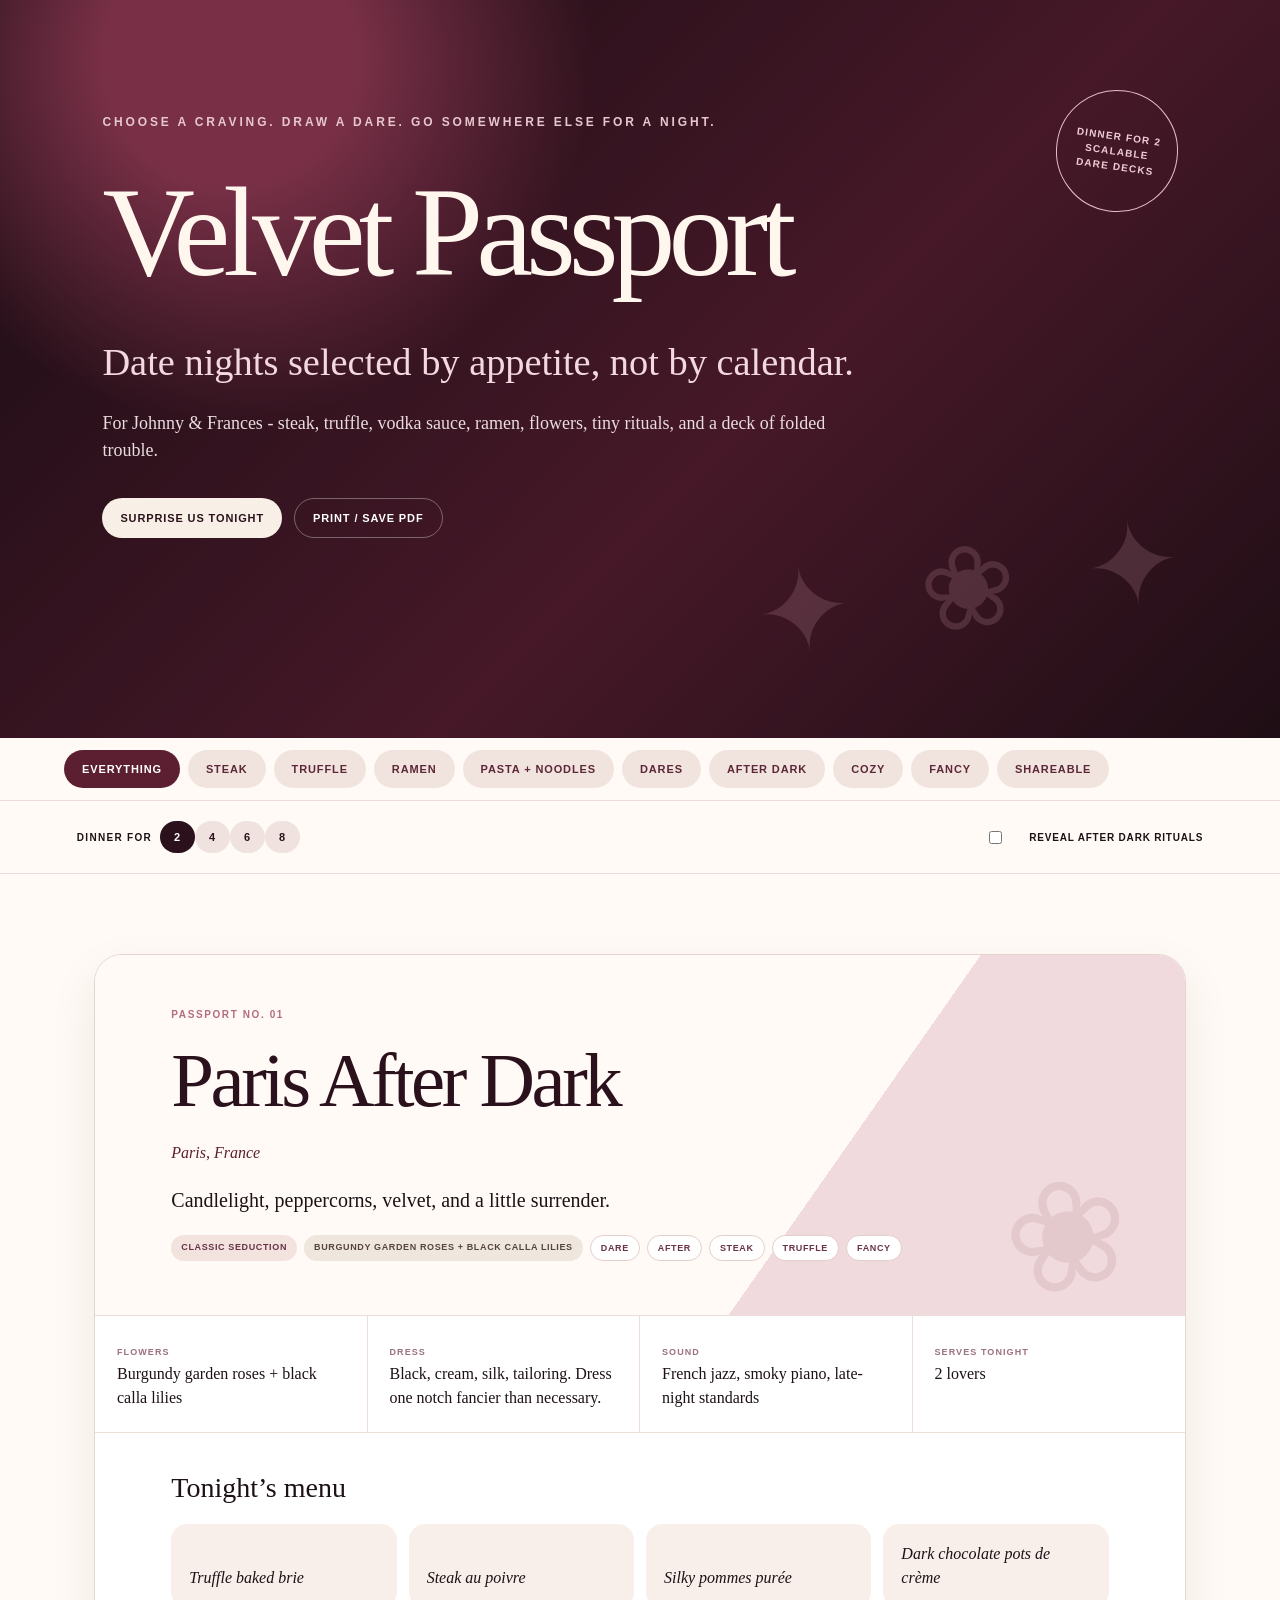
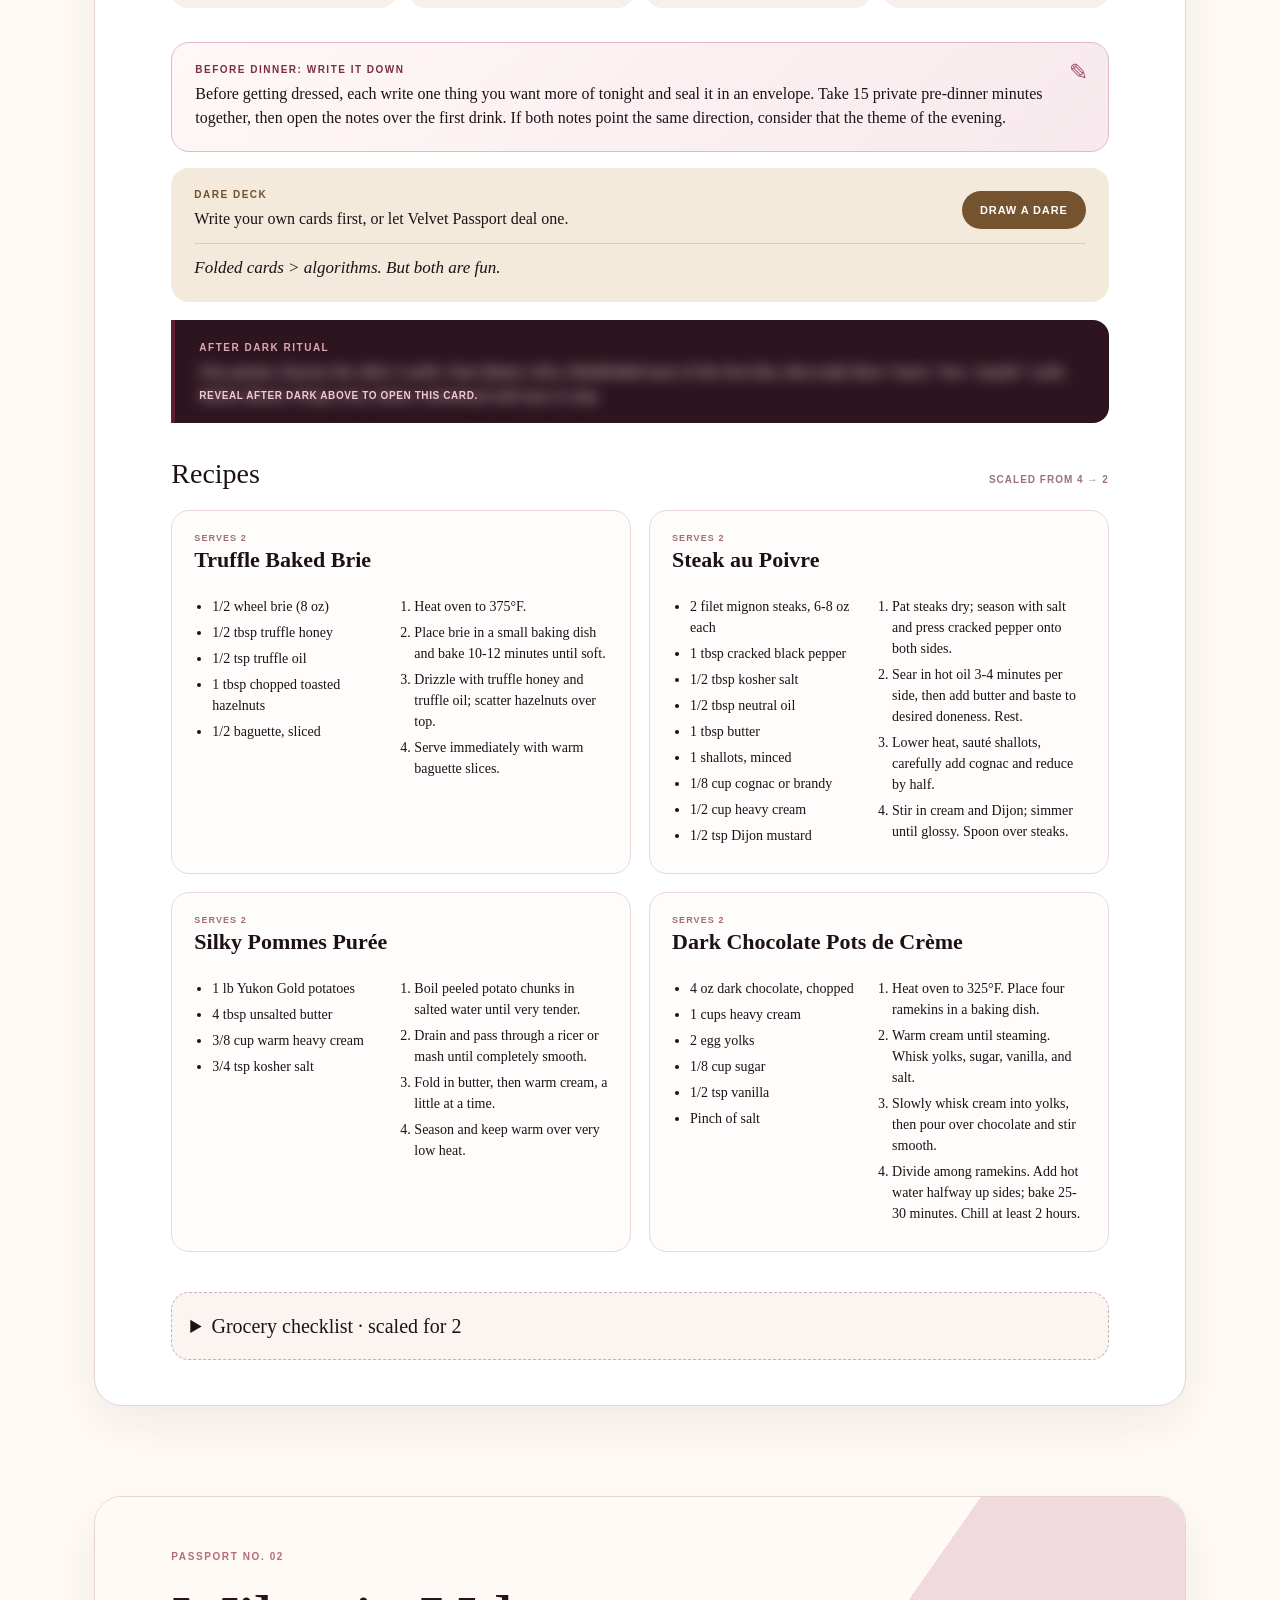
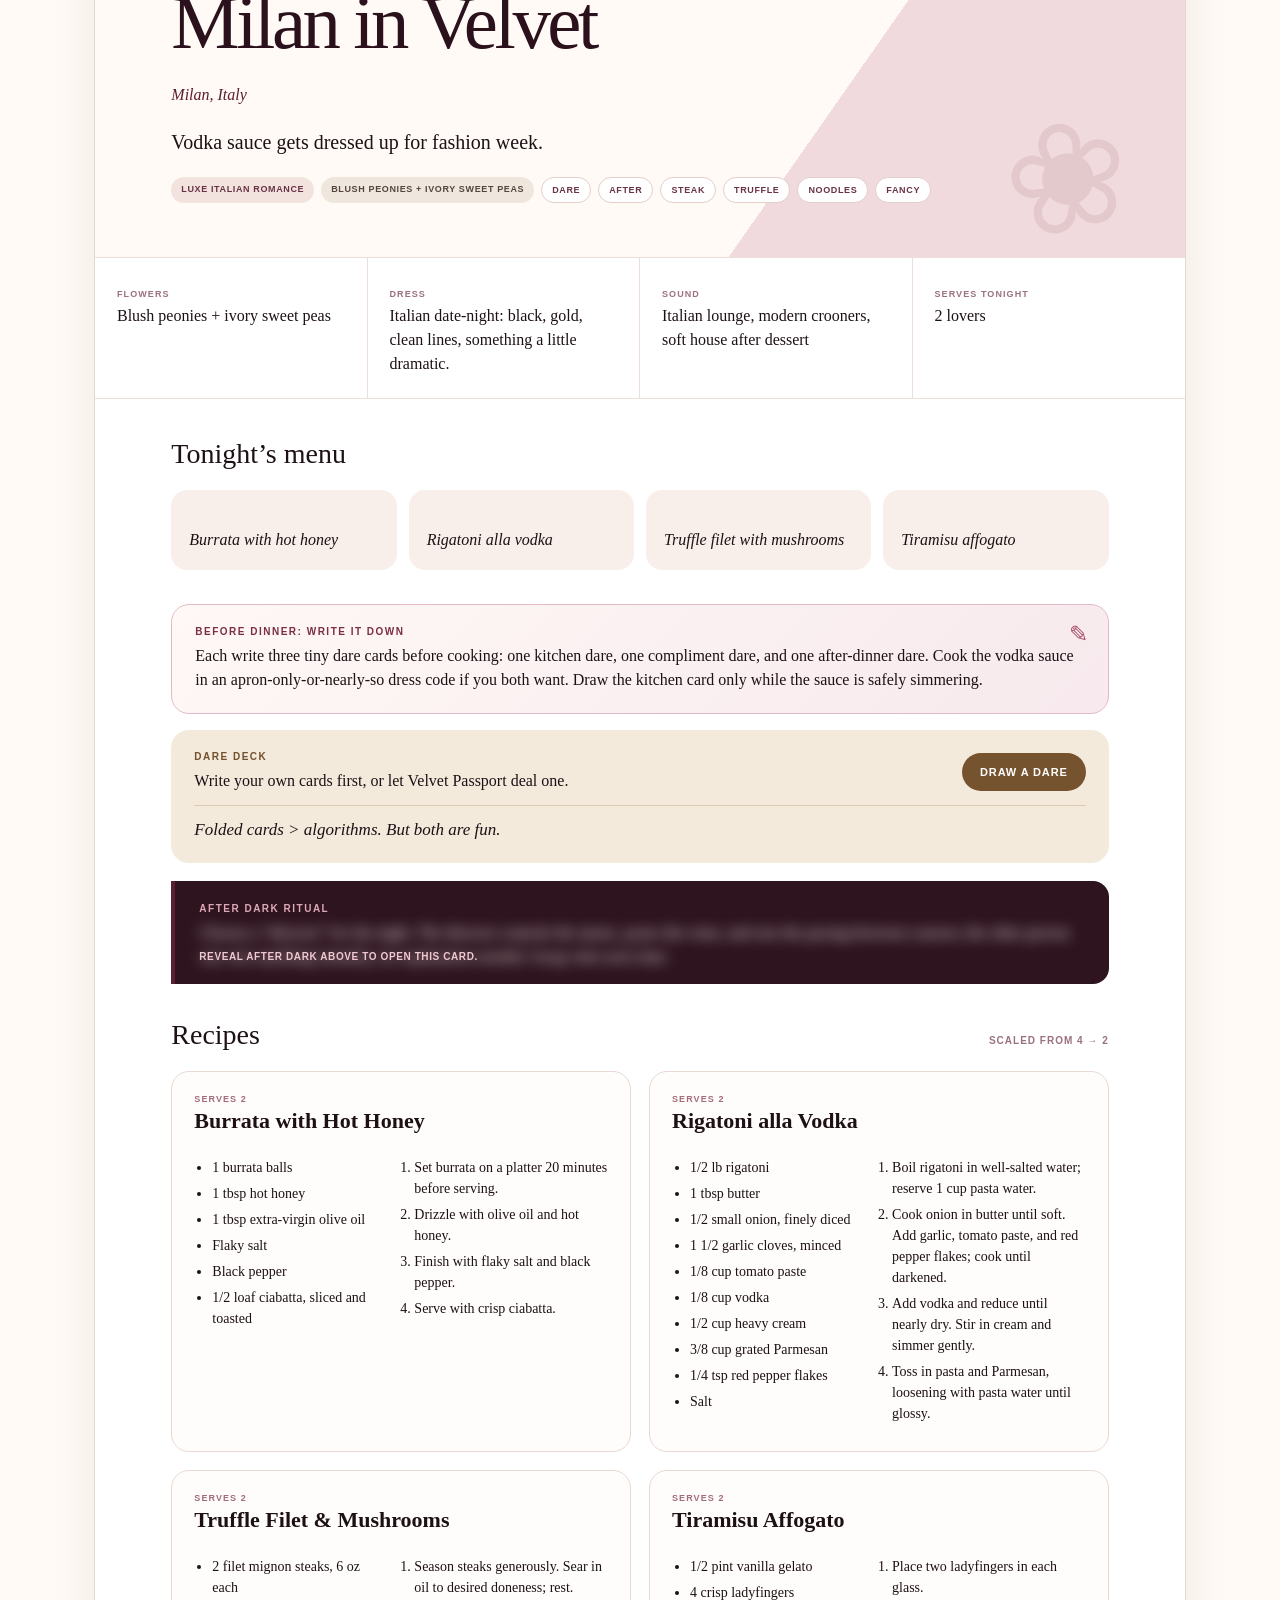
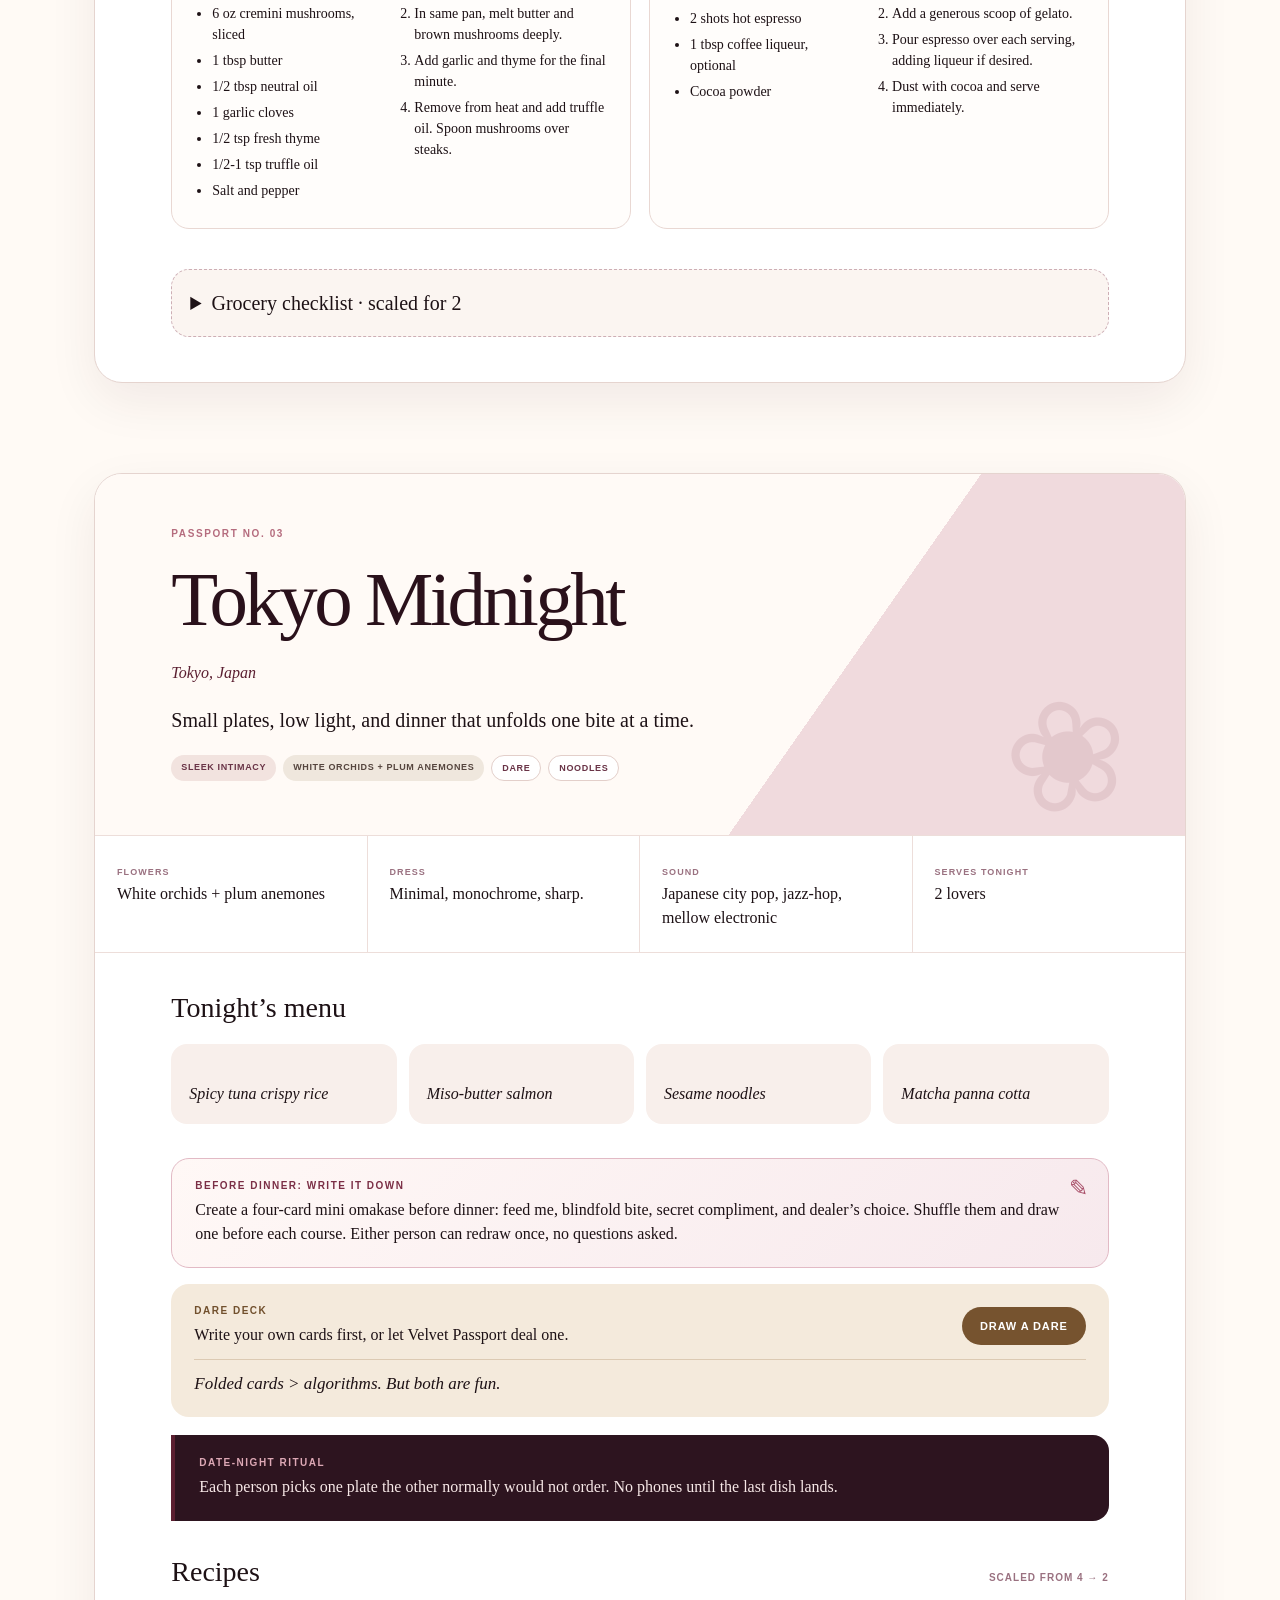
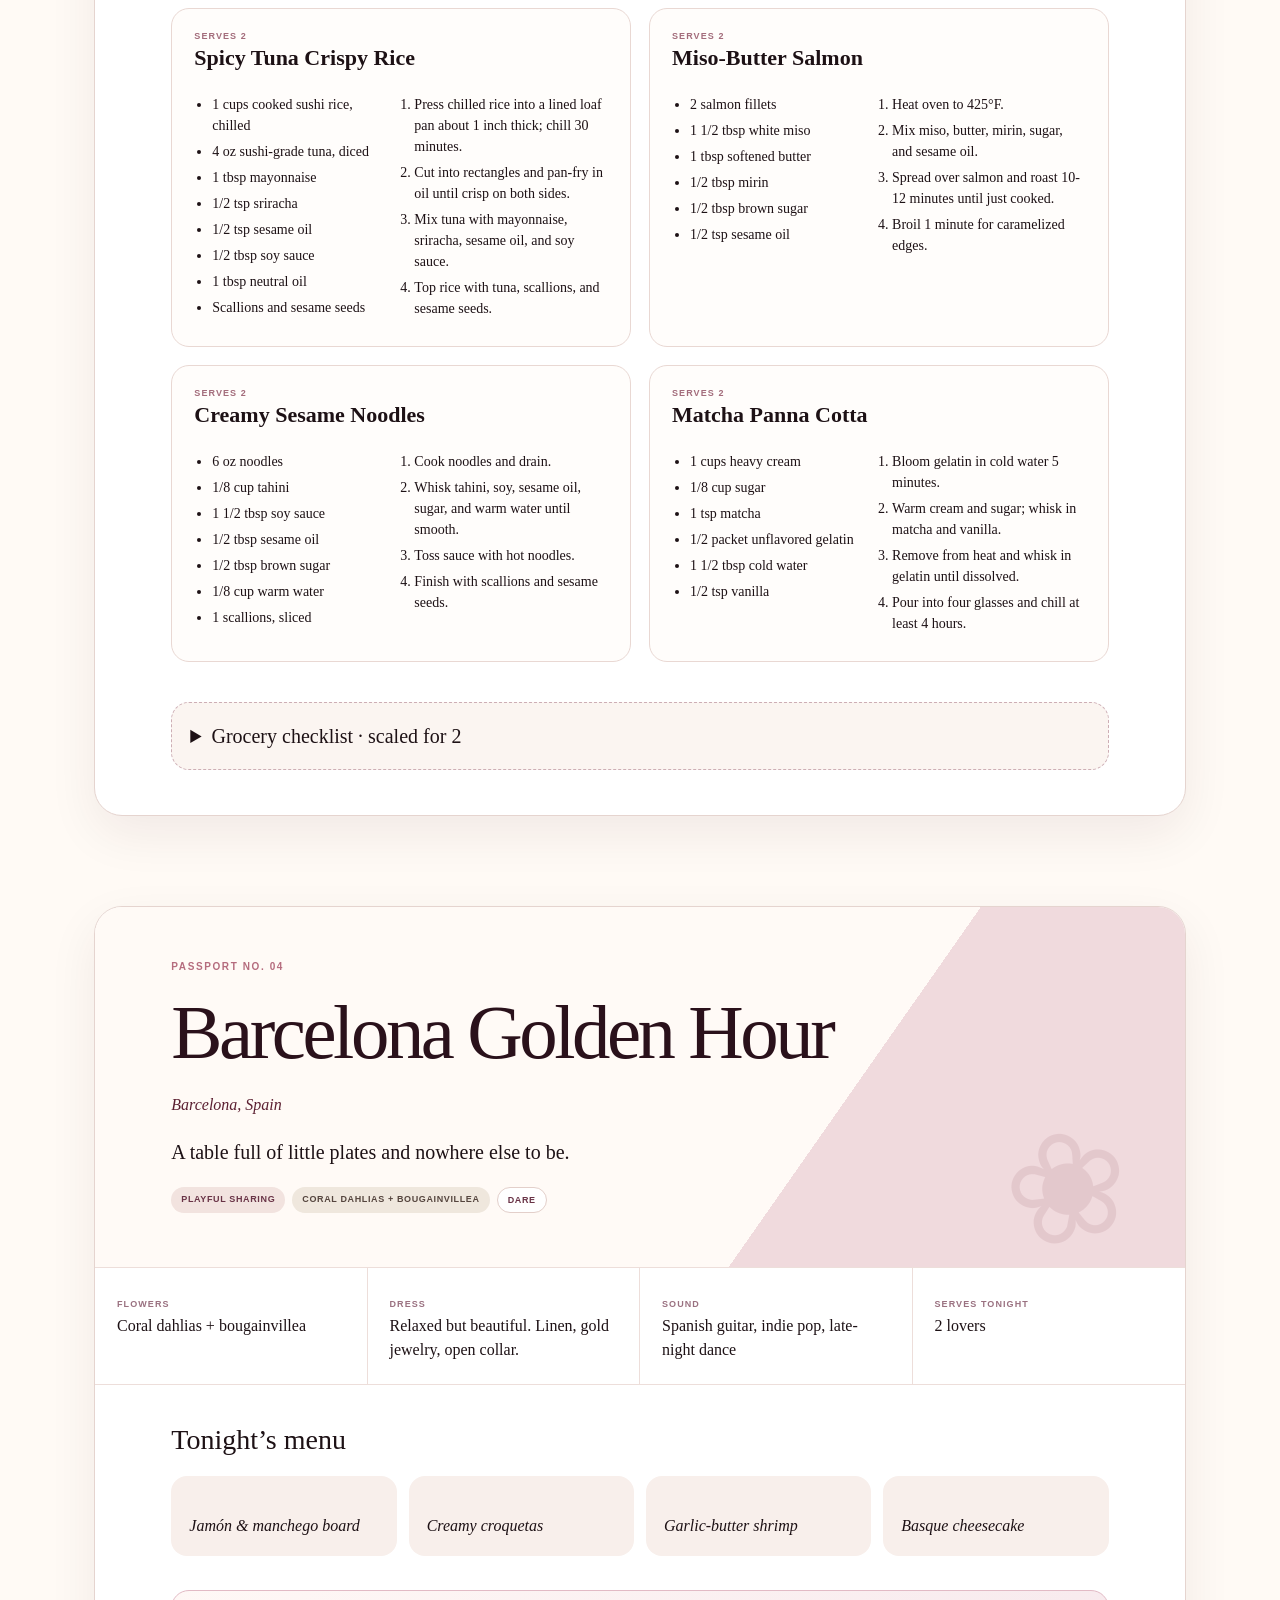
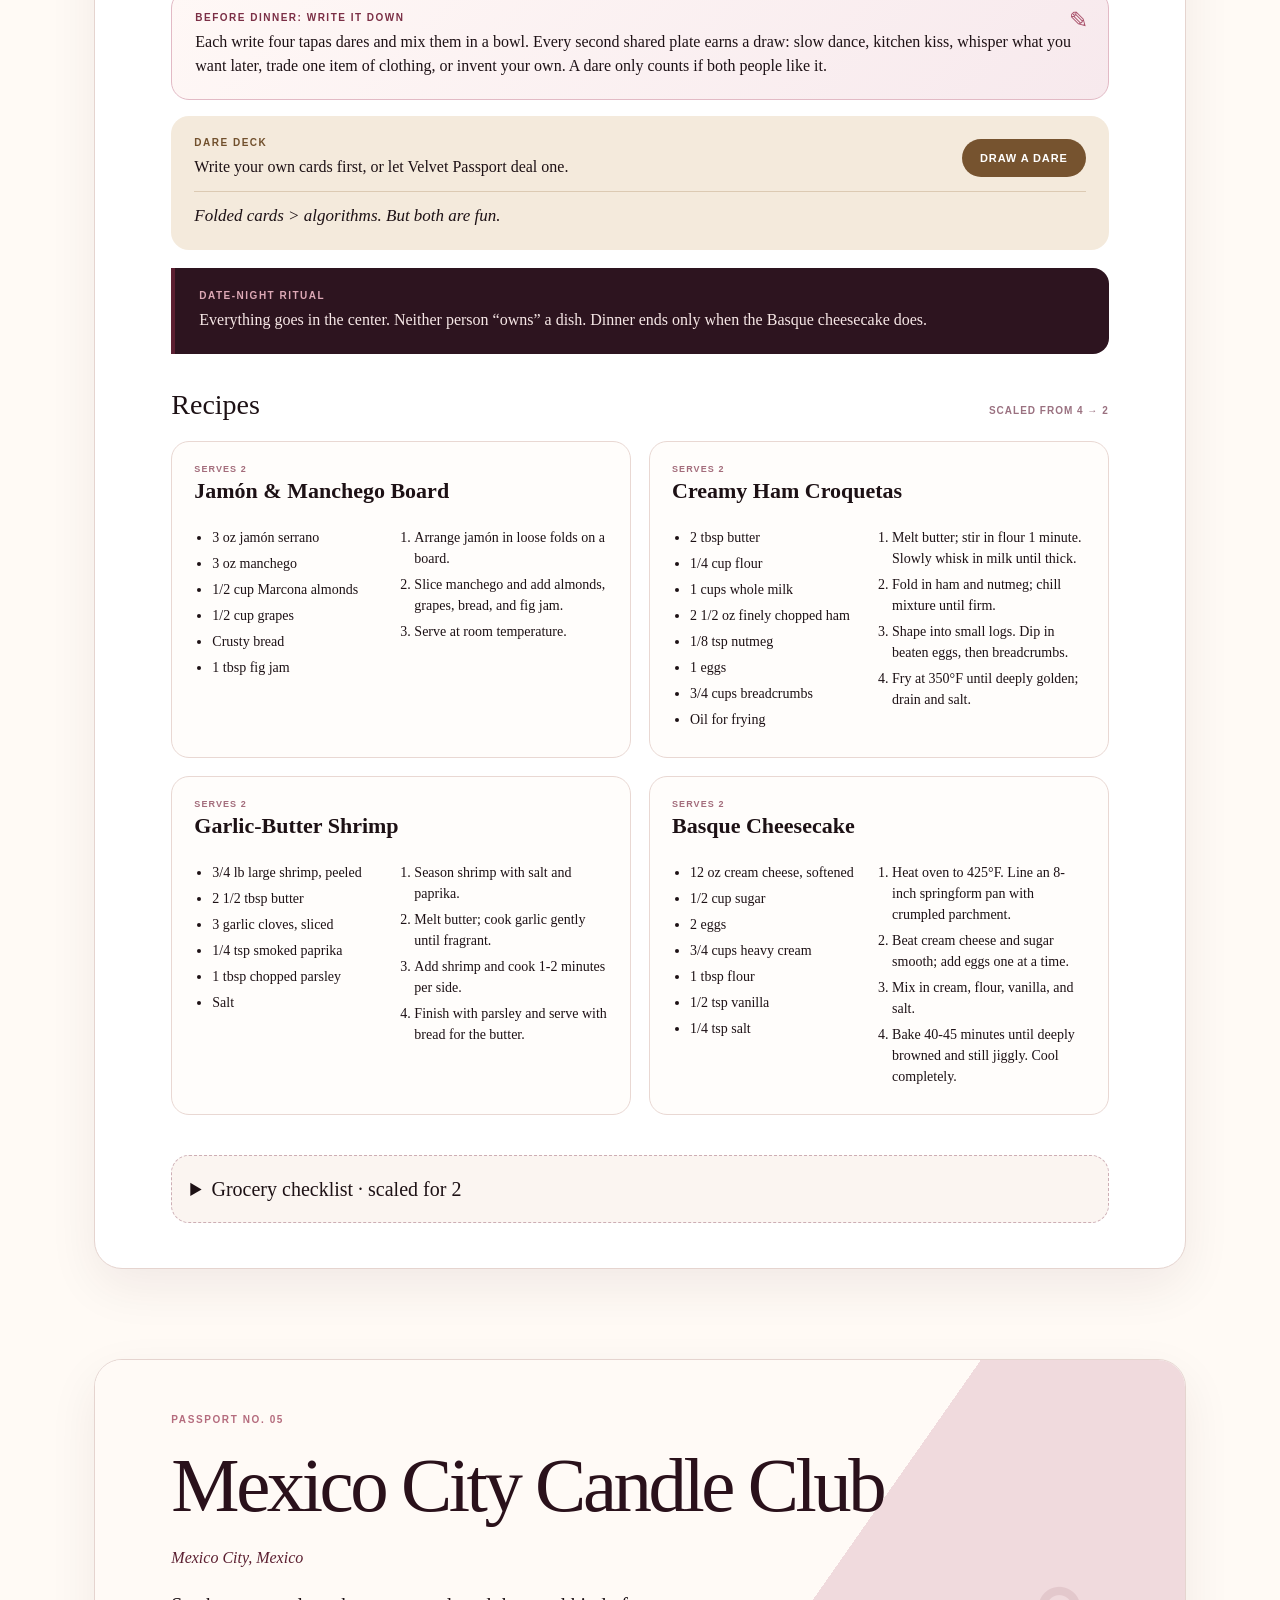
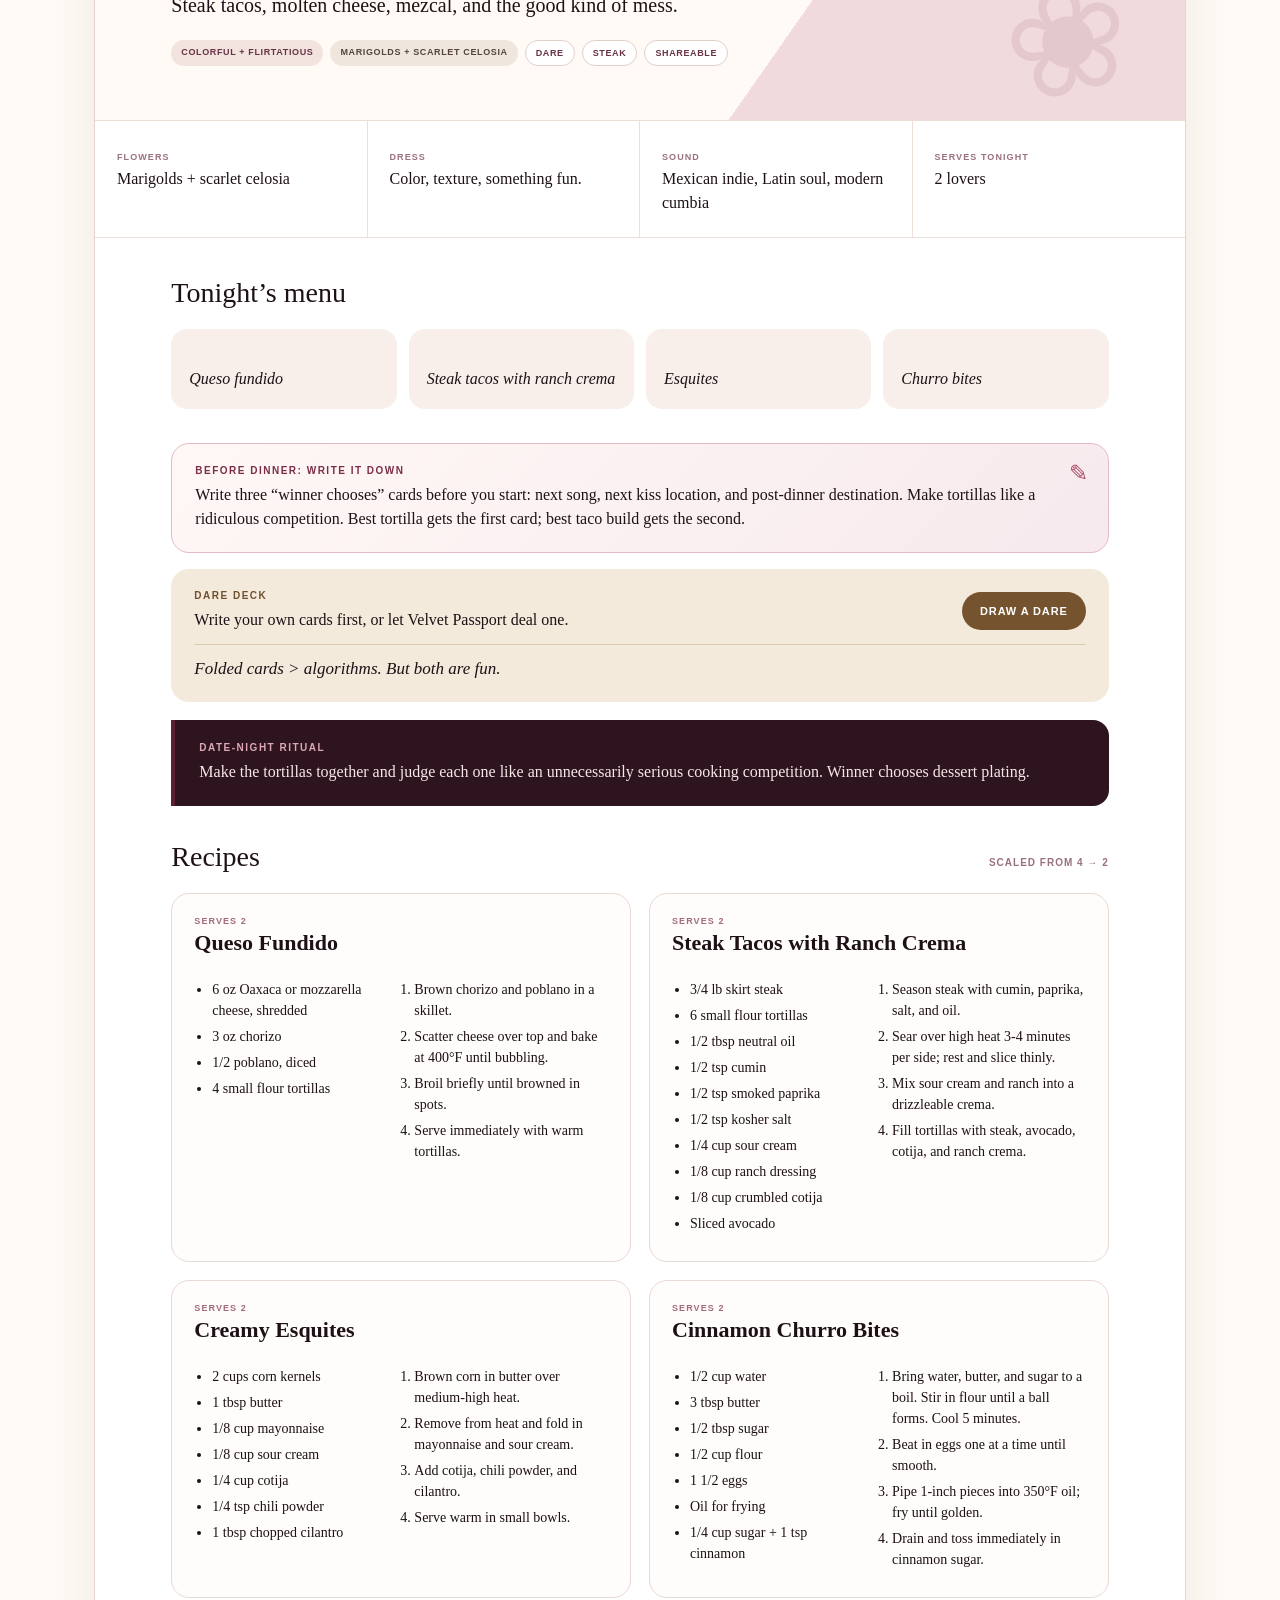
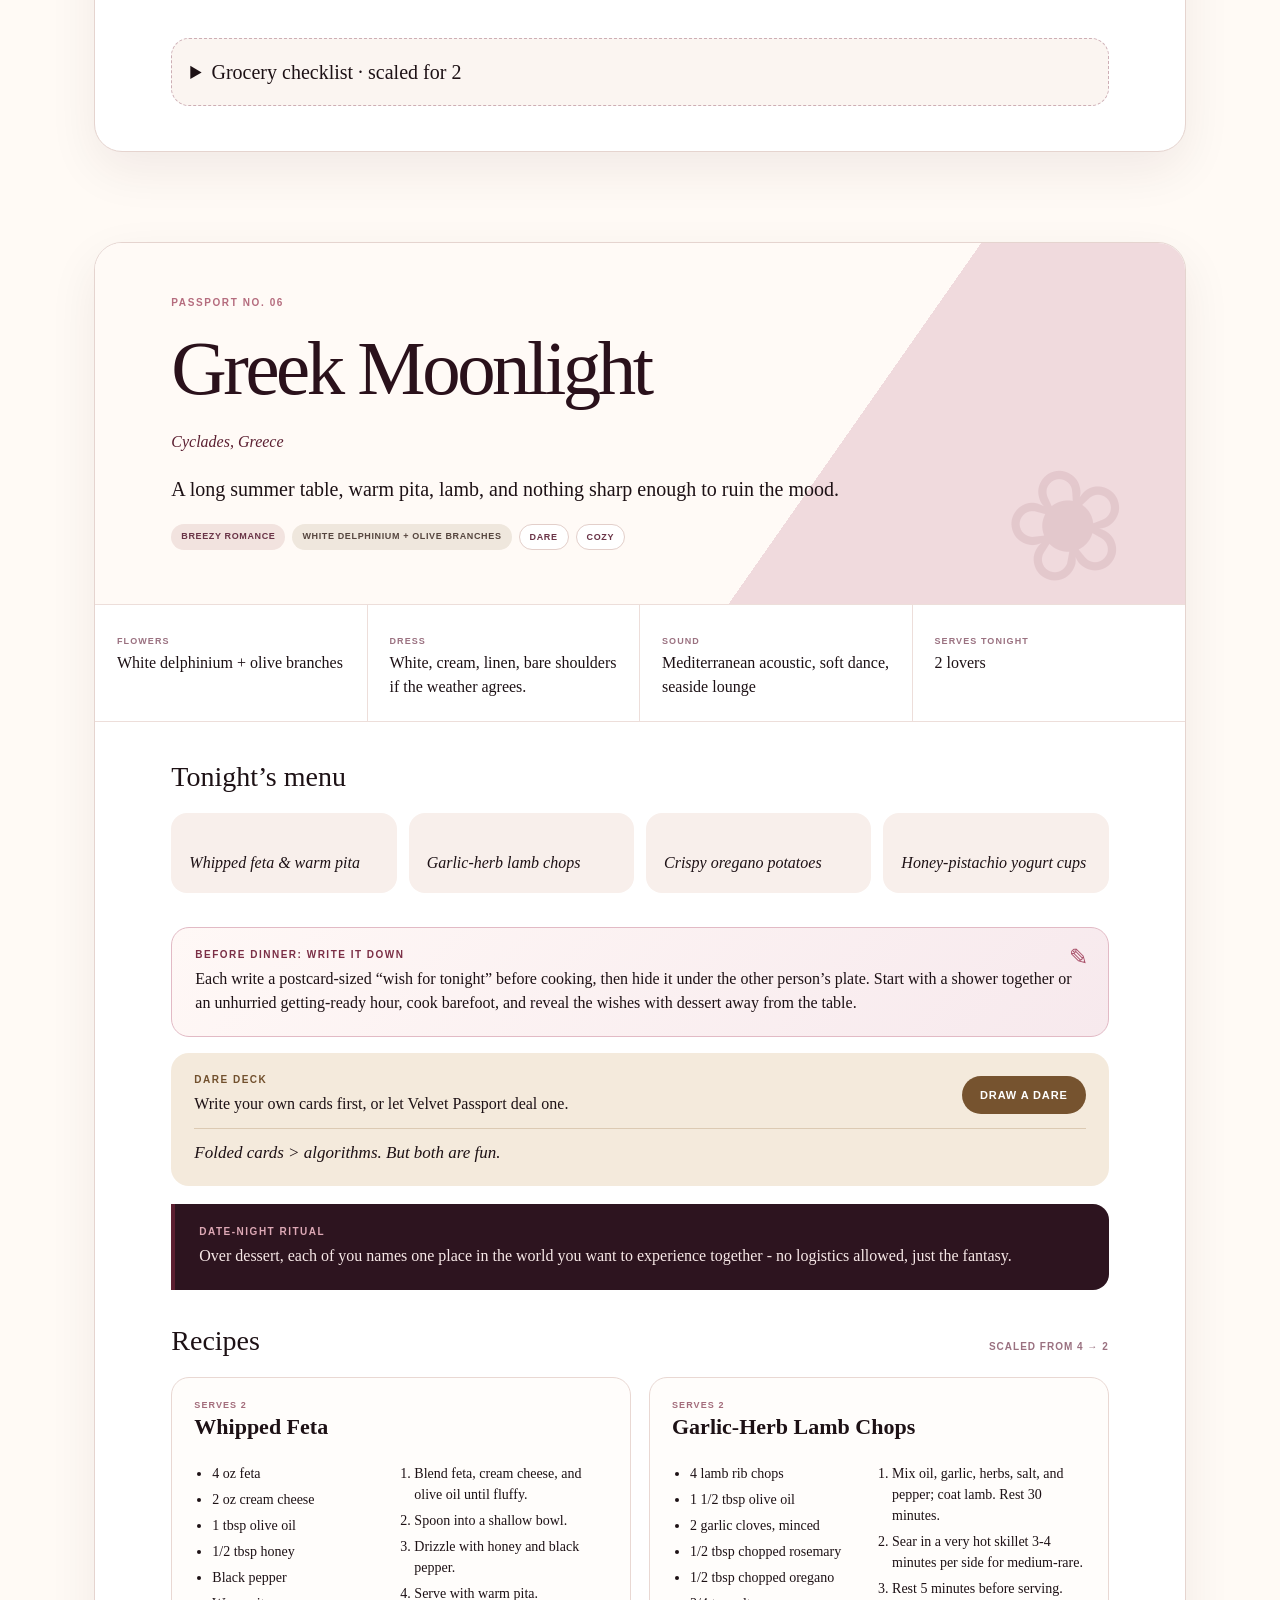
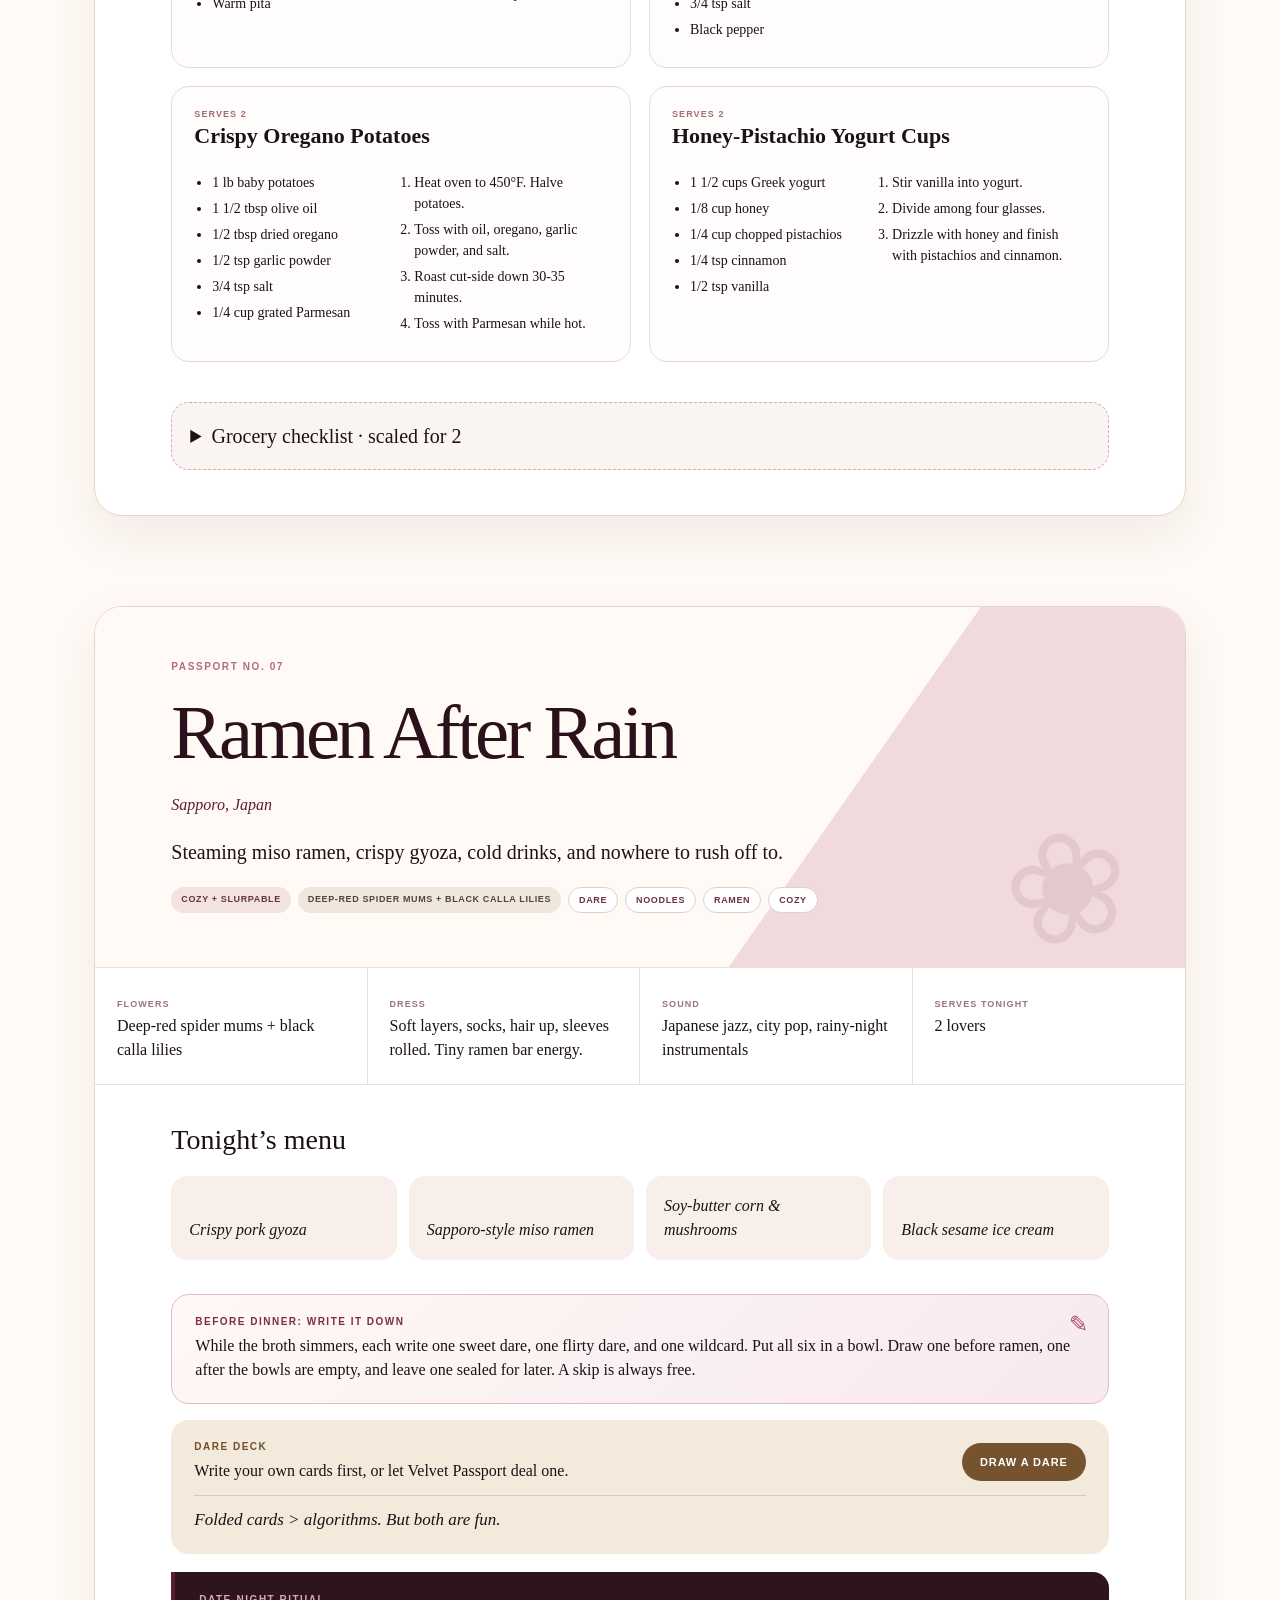
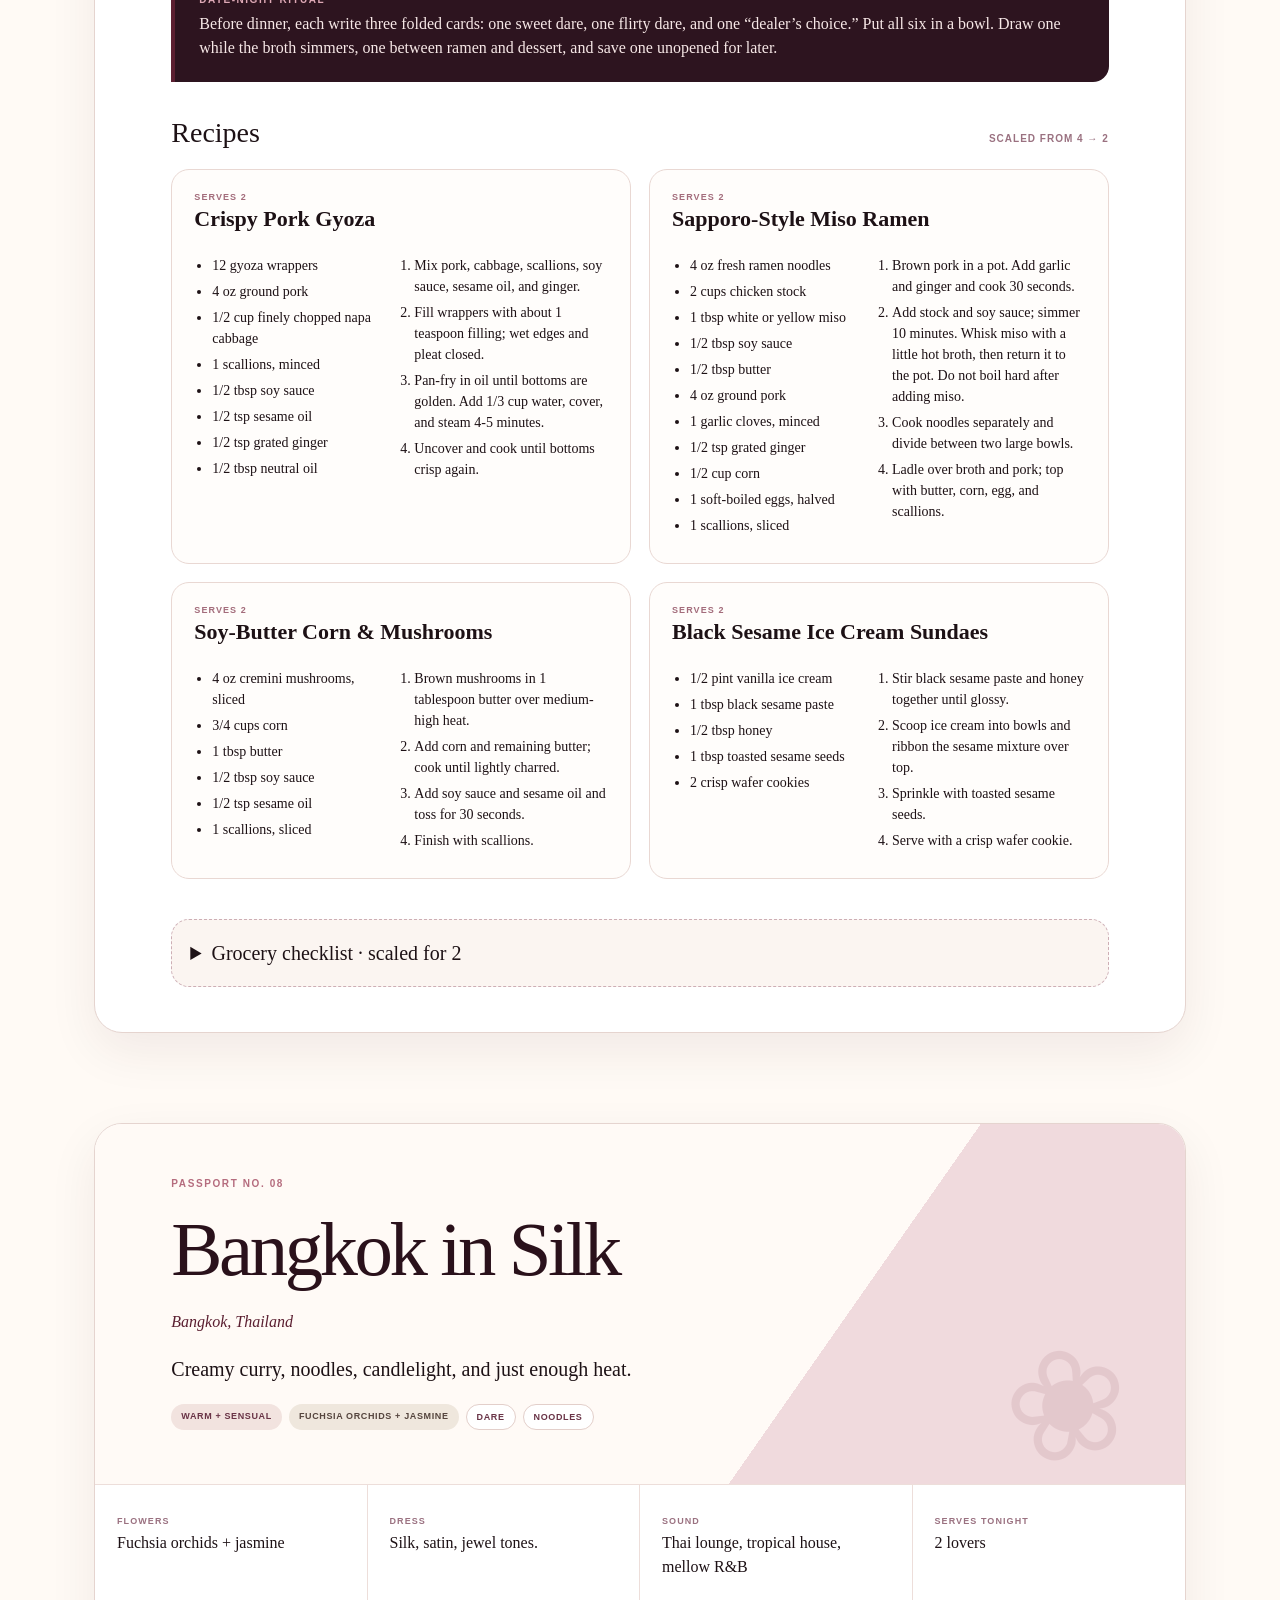
<file: index.html>
<!doctype html><html lang="en"><head><meta charset="utf-8"><meta name="viewport" content="width=device-width,initial-scale=1"><title>Velvet Passport - Choose Your Night</title><link rel="stylesheet" href="styles.css"></head><body>
<header class="hero" id="top"><div class="eyebrow">CHOOSE A CRAVING. DRAW A DARE. GO SOMEWHERE ELSE FOR A NIGHT.</div><h1>Velvet Passport</h1><p class="dek">Date nights selected by appetite, not by calendar.</p><p class="sub">For Johnny &amp; Frances - steak, truffle, vodka sauce, ramen, flowers, tiny rituals, and a deck of folded trouble.</p><div class="hero-actions"><button id="surprise">Surprise us tonight</button><button class="ghost" onclick="window.print()">Print / Save PDF</button></div><div class="stamp">DINNER FOR 2<br>SCALABLE<br>DARE DECKS</div></header>
<nav class="selection-nav" id="selectionNav"><button class="navchip active" data-filter="all">Everything</button><button class="navchip" data-filter="steak">Steak</button><button class="navchip" data-filter="truffle">Truffle</button><button class="navchip" data-filter="ramen">Ramen</button><button class="navchip" data-filter="noodles">Pasta + noodles</button><button class="navchip" data-filter="dare">Dares</button><button class="navchip" data-filter="after">After Dark</button><button class="navchip" data-filter="cozy">Cozy</button><button class="navchip" data-filter="fancy">Fancy</button><button class="navchip" data-filter="shareable">Shareable</button></nav>
<section class="controls"><div class="serve-control"><span>Dinner for</span><button class="serve" data-servings="2">2</button><button class="serve" data-servings="4">4</button><button class="serve" data-servings="6">6</button><button class="serve" data-servings="8">8</button></div><label class="toggle"><input type="checkbox" id="afterToggle"><span></span> Reveal After Dark rituals</label></section>
<main id="app"></main><footer><div class="flower-mark">✿</div><h2>Pick by appetite.</h2><p>No months. No order. Tonight only needs a craving and a little nerve.</p><a href="#top">Back to the top ↑</a></footer>
<script>window.NIGHTS=[{"id": "paris", "city": "Paris, France", "title": "Paris After Dark", "tagline": "Candlelight, peppercorns, velvet, and a little surrender.", "mood": "Classic seduction", "flowers": "Burgundy garden roses + black calla lilies", "dress": "Black, cream, silk, tailoring. Dress one notch fancier than necessary.", "music": "French jazz, smoky piano, late-night standards", "after": true, "ritual": "One partner chooses the other’s outfit. Start dinner with a blindfolded taste of the first bite, then trade three “more / less / maybe” cards before dessert. Keep every choice consensual and easy to stop.", "menu": ["Truffle baked brie", "Steak au poivre", "Silky pommes purée", "Dark chocolate pots de crème"], "recipes": [["Truffle Baked Brie", ["1 wheel brie (8 oz)", "1 tbsp truffle honey", "1 tsp truffle oil", "2 tbsp chopped toasted hazelnuts", "1 baguette, sliced"], ["Heat oven to 375°F.", "Place brie in a small baking dish and bake 10-12 minutes until soft.", "Drizzle with truffle honey and truffle oil; scatter hazelnuts over top.", "Serve immediately with warm baguette slices."]], ["Steak au Poivre", ["4 filet mignon steaks, 6-8 oz each", "2 tbsp cracked black pepper", "1 tbsp kosher salt", "1 tbsp neutral oil", "2 tbsp butter", "2 shallots, minced", "1/3 cup cognac or brandy", "1 cup heavy cream", "1 tsp Dijon mustard"], ["Pat steaks dry; season with salt and press cracked pepper onto both sides.", "Sear in hot oil 3-4 minutes per side, then add butter and baste to desired doneness. Rest.", "Lower heat, sauté shallots, carefully add cognac and reduce by half.", "Stir in cream and Dijon; simmer until glossy. Spoon over steaks."]], ["Silky Pommes Purée", ["2 lb Yukon Gold potatoes", "8 tbsp unsalted butter", "3/4 cup warm heavy cream", "1 1/2 tsp kosher salt"], ["Boil peeled potato chunks in salted water until very tender.", "Drain and pass through a ricer or mash until completely smooth.", "Fold in butter, then warm cream, a little at a time.", "Season and keep warm over very low heat."]], ["Dark Chocolate Pots de Crème", ["8 oz dark chocolate, chopped", "2 cups heavy cream", "4 egg yolks", "1/4 cup sugar", "1 tsp vanilla", "Pinch of salt"], ["Heat oven to 325°F. Place four ramekins in a baking dish.", "Warm cream until steaming. Whisk yolks, sugar, vanilla, and salt.", "Slowly whisk cream into yolks, then pour over chocolate and stir smooth.", "Divide among ramekins. Add hot water halfway up sides; bake 25-30 minutes. Chill at least 2 hours."]]], "playful": "Before getting dressed, each write one thing you want more of tonight and seal it in an envelope. Take 15 private pre-dinner minutes together, then open the notes over the first drink. If both notes point the same direction, consider that the theme of the evening.", "dares": ["Choose the other person’s next song.", "Give a one-minute shoulder massage before the next course.", "Whisper one thing you have wanted to hear from them lately.", "Slow dance through one entire song.", "Trade one item of clothing for the next course.", "Call a five-minute private intermission before dessert."], "tags": ["dare", "after", "steak", "truffle", "fancy"]}, {"id": "milan", "city": "Milan, Italy", "title": "Milan in Velvet", "tagline": "Vodka sauce gets dressed up for fashion week.", "mood": "Luxe Italian romance", "flowers": "Blush peonies + ivory sweet peas", "dress": "Italian date-night: black, gold, clean lines, something a little dramatic.", "music": "Italian lounge, modern crooners, soft house after dessert", "after": true, "ritual": "Choose a “director” for the night. The director controls the music, pours the wine, and sets the pacing between courses; the other person can veto anything instantly, no explanation needed. Swap roles next time.", "menu": ["Burrata with hot honey", "Rigatoni alla vodka", "Truffle filet with mushrooms", "Tiramisu affogato"], "recipes": [["Burrata with Hot Honey", ["2 burrata balls", "2 tbsp hot honey", "2 tbsp extra-virgin olive oil", "Flaky salt", "Black pepper", "1 loaf ciabatta, sliced and toasted"], ["Set burrata on a platter 20 minutes before serving.", "Drizzle with olive oil and hot honey.", "Finish with flaky salt and black pepper.", "Serve with crisp ciabatta."]], ["Rigatoni alla Vodka", ["1 lb rigatoni", "2 tbsp butter", "1 small onion, finely diced", "3 garlic cloves, minced", "1/3 cup tomato paste", "1/3 cup vodka", "1 cup heavy cream", "3/4 cup grated Parmesan", "1/2 tsp red pepper flakes", "Salt"], ["Boil rigatoni in well-salted water; reserve 1 cup pasta water.", "Cook onion in butter until soft. Add garlic, tomato paste, and red pepper flakes; cook until darkened.", "Add vodka and reduce until nearly dry. Stir in cream and simmer gently.", "Toss in pasta and Parmesan, loosening with pasta water until glossy."]], ["Truffle Filet & Mushrooms", ["4 filet mignon steaks, 6 oz each", "12 oz cremini mushrooms, sliced", "2 tbsp butter", "1 tbsp neutral oil", "2 garlic cloves", "1 tsp fresh thyme", "1-2 tsp truffle oil", "Salt and pepper"], ["Season steaks generously. Sear in oil to desired doneness; rest.", "In same pan, melt butter and brown mushrooms deeply.", "Add garlic and thyme for the final minute.", "Remove from heat and add truffle oil. Spoon mushrooms over steaks."]], ["Tiramisu Affogato", ["1 pint vanilla gelato", "8 crisp ladyfingers", "4 shots hot espresso", "2 tbsp coffee liqueur, optional", "Cocoa powder"], ["Place two ladyfingers in each glass.", "Add a generous scoop of gelato.", "Pour espresso over each serving, adding liqueur if desired.", "Dust with cocoa and serve immediately."]]], "playful": "Each write three tiny dare cards before cooking: one kitchen dare, one compliment dare, and one after-dinner dare. Cook the vodka sauce in an apron-only-or-nearly-so dress code if you both want. Draw the kitchen card only while the sauce is safely simmering.", "dares": ["The other person picks your apron or cooking outfit.", "Kiss until the song changes, then get back to the sauce.", "Feed each other the next three bites.", "Give one very specific compliment you have not said before.", "The “director” chooses dessert location.", "Write one after-dinner request and hand it over folded."], "tags": ["dare", "after", "steak", "truffle", "noodles", "fancy"]}, {"id": "tokyo", "city": "Tokyo, Japan", "title": "Tokyo Midnight", "tagline": "Small plates, low light, and dinner that unfolds one bite at a time.", "mood": "Sleek intimacy", "flowers": "White orchids + plum anemones", "dress": "Minimal, monochrome, sharp.", "music": "Japanese city pop, jazz-hop, mellow electronic", "after": false, "ritual": "Each person picks one plate the other normally would not order. No phones until the last dish lands.", "menu": ["Spicy tuna crispy rice", "Miso-butter salmon", "Sesame noodles", "Matcha panna cotta"], "recipes": [["Spicy Tuna Crispy Rice", ["2 cups cooked sushi rice, chilled", "8 oz sushi-grade tuna, diced", "2 tbsp mayonnaise", "1 tsp sriracha", "1 tsp sesame oil", "1 tbsp soy sauce", "2 tbsp neutral oil", "Scallions and sesame seeds"], ["Press chilled rice into a lined loaf pan about 1 inch thick; chill 30 minutes.", "Cut into rectangles and pan-fry in oil until crisp on both sides.", "Mix tuna with mayonnaise, sriracha, sesame oil, and soy sauce.", "Top rice with tuna, scallions, and sesame seeds."]], ["Miso-Butter Salmon", ["4 salmon fillets", "3 tbsp white miso", "2 tbsp softened butter", "1 tbsp mirin", "1 tbsp brown sugar", "1 tsp sesame oil"], ["Heat oven to 425°F.", "Mix miso, butter, mirin, sugar, and sesame oil.", "Spread over salmon and roast 10-12 minutes until just cooked.", "Broil 1 minute for caramelized edges."]], ["Creamy Sesame Noodles", ["12 oz noodles", "1/3 cup tahini", "3 tbsp soy sauce", "1 tbsp sesame oil", "1 tbsp brown sugar", "1/3 cup warm water", "2 scallions, sliced"], ["Cook noodles and drain.", "Whisk tahini, soy, sesame oil, sugar, and warm water until smooth.", "Toss sauce with hot noodles.", "Finish with scallions and sesame seeds."]], ["Matcha Panna Cotta", ["2 cups heavy cream", "1/3 cup sugar", "2 tsp matcha", "1 packet unflavored gelatin", "3 tbsp cold water", "1 tsp vanilla"], ["Bloom gelatin in cold water 5 minutes.", "Warm cream and sugar; whisk in matcha and vanilla.", "Remove from heat and whisk in gelatin until dissolved.", "Pour into four glasses and chill at least 4 hours."]]], "playful": "Create a four-card mini omakase before dinner: feed me, blindfold bite, secret compliment, and dealer’s choice. Shuffle them and draw one before each course. Either person can redraw once, no questions asked.", "dares": ["Feed the first bite of the next course.", "Blindfold one mystery bite.", "Choose a song that reminds you of the other person.", "Give a whispered compliment in ten words or fewer.", "Sit on the same side of the table for the next course.", "Dealer’s choice: invent a gentle dare together."], "tags": ["dare", "noodles"]}, {"id": "barcelona", "city": "Barcelona, Spain", "title": "Barcelona Golden Hour", "tagline": "A table full of little plates and nowhere else to be.", "mood": "Playful sharing", "flowers": "Coral dahlias + bougainvillea", "dress": "Relaxed but beautiful. Linen, gold jewelry, open collar.", "music": "Spanish guitar, indie pop, late-night dance", "after": false, "ritual": "Everything goes in the center. Neither person “owns” a dish. Dinner ends only when the Basque cheesecake does.", "menu": ["Jamón & manchego board", "Creamy croquetas", "Garlic-butter shrimp", "Basque cheesecake"], "recipes": [["Jamón & Manchego Board", ["6 oz jamón serrano", "6 oz manchego", "1 cup Marcona almonds", "1 cup grapes", "Crusty bread", "2 tbsp fig jam"], ["Arrange jamón in loose folds on a board.", "Slice manchego and add almonds, grapes, bread, and fig jam.", "Serve at room temperature."]], ["Creamy Ham Croquetas", ["4 tbsp butter", "1/2 cup flour", "2 cups whole milk", "5 oz finely chopped ham", "1/4 tsp nutmeg", "2 eggs", "1 1/2 cups breadcrumbs", "Oil for frying"], ["Melt butter; stir in flour 1 minute. Slowly whisk in milk until thick.", "Fold in ham and nutmeg; chill mixture until firm.", "Shape into small logs. Dip in beaten eggs, then breadcrumbs.", "Fry at 350°F until deeply golden; drain and salt."]], ["Garlic-Butter Shrimp", ["1 1/2 lb large shrimp, peeled", "5 tbsp butter", "6 garlic cloves, sliced", "1/2 tsp smoked paprika", "2 tbsp chopped parsley", "Salt"], ["Season shrimp with salt and paprika.", "Melt butter; cook garlic gently until fragrant.", "Add shrimp and cook 1-2 minutes per side.", "Finish with parsley and serve with bread for the butter."]], ["Basque Cheesecake", ["24 oz cream cheese, softened", "1 cup sugar", "4 eggs", "1 1/2 cups heavy cream", "2 tbsp flour", "1 tsp vanilla", "1/2 tsp salt"], ["Heat oven to 425°F. Line an 8-inch springform pan with crumpled parchment.", "Beat cream cheese and sugar smooth; add eggs one at a time.", "Mix in cream, flour, vanilla, and salt.", "Bake 40-45 minutes until deeply browned and still jiggly. Cool completely."]]], "playful": "Each write four tapas dares and mix them in a bowl. Every second shared plate earns a draw: slow dance, kitchen kiss, whisper what you want later, trade one item of clothing, or invent your own. A dare only counts if both people like it.", "dares": ["Slow dance for one song.", "Kiss in the kitchen before plating the next dish.", "Trade one accessory or item of clothing.", "Say what you want more of tonight.", "Feed each other the next bite.", "Move dessert somewhere other than the table."], "tags": ["dare"]}, {"id": "mexico", "city": "Mexico City, Mexico", "title": "Mexico City Candle Club", "tagline": "Steak tacos, molten cheese, mezcal, and the good kind of mess.", "mood": "Colorful + flirtatious", "flowers": "Marigolds + scarlet celosia", "dress": "Color, texture, something fun.", "music": "Mexican indie, Latin soul, modern cumbia", "after": false, "ritual": "Make the tortillas together and judge each one like an unnecessarily serious cooking competition. Winner chooses dessert plating.", "menu": ["Queso fundido", "Steak tacos with ranch crema", "Esquites", "Churro bites"], "recipes": [["Queso Fundido", ["12 oz Oaxaca or mozzarella cheese, shredded", "6 oz chorizo", "1 poblano, diced", "8 small flour tortillas"], ["Brown chorizo and poblano in a skillet.", "Scatter cheese over top and bake at 400°F until bubbling.", "Broil briefly until browned in spots.", "Serve immediately with warm tortillas."]], ["Steak Tacos with Ranch Crema", ["1 1/2 lb skirt steak", "12 small flour tortillas", "1 tbsp neutral oil", "1 tsp cumin", "1 tsp smoked paprika", "1 tsp kosher salt", "1/2 cup sour cream", "1/4 cup ranch dressing", "1/4 cup crumbled cotija", "Sliced avocado"], ["Season steak with cumin, paprika, salt, and oil.", "Sear over high heat 3-4 minutes per side; rest and slice thinly.", "Mix sour cream and ranch into a drizzleable crema.", "Fill tortillas with steak, avocado, cotija, and ranch crema."]], ["Creamy Esquites", ["4 cups corn kernels", "2 tbsp butter", "1/3 cup mayonnaise", "1/3 cup sour cream", "1/2 cup cotija", "1/2 tsp chili powder", "2 tbsp chopped cilantro"], ["Brown corn in butter over medium-high heat.", "Remove from heat and fold in mayonnaise and sour cream.", "Add cotija, chili powder, and cilantro.", "Serve warm in small bowls."]], ["Cinnamon Churro Bites", ["1 cup water", "6 tbsp butter", "1 tbsp sugar", "1 cup flour", "3 eggs", "Oil for frying", "1/2 cup sugar + 1 tsp cinnamon"], ["Bring water, butter, and sugar to a boil. Stir in flour until a ball forms. Cool 5 minutes.", "Beat in eggs one at a time until smooth.", "Pipe 1-inch pieces into 350°F oil; fry until golden.", "Drain and toss immediately in cinnamon sugar."]]], "playful": "Write three “winner chooses” cards before you start: next song, next kiss location, and post-dinner destination. Make tortillas like a ridiculous competition. Best tortilla gets the first card; best taco build gets the second.", "dares": ["Winner chooses where the next kiss happens.", "Loser makes the winner’s next taco.", "Pick the next three songs.", "Do a 60-second dance break while the tortillas rest.", "Write a one-line request for later.", "Winner chooses where dessert is eaten."], "tags": ["dare", "steak", "shareable"]}, {"id": "greek", "city": "Cyclades, Greece", "title": "Greek Moonlight", "tagline": "A long summer table, warm pita, lamb, and nothing sharp enough to ruin the mood.", "mood": "Breezy romance", "flowers": "White delphinium + olive branches", "dress": "White, cream, linen, bare shoulders if the weather agrees.", "music": "Mediterranean acoustic, soft dance, seaside lounge", "after": false, "ritual": "Over dessert, each of you names one place in the world you want to experience together - no logistics allowed, just the fantasy.", "menu": ["Whipped feta & warm pita", "Garlic-herb lamb chops", "Crispy oregano potatoes", "Honey-pistachio yogurt cups"], "recipes": [["Whipped Feta", ["8 oz feta", "4 oz cream cheese", "2 tbsp olive oil", "1 tbsp honey", "Black pepper", "Warm pita"], ["Blend feta, cream cheese, and olive oil until fluffy.", "Spoon into a shallow bowl.", "Drizzle with honey and black pepper.", "Serve with warm pita."]], ["Garlic-Herb Lamb Chops", ["8 lamb rib chops", "3 tbsp olive oil", "4 garlic cloves, minced", "1 tbsp chopped rosemary", "1 tbsp chopped oregano", "1 1/2 tsp salt", "Black pepper"], ["Mix oil, garlic, herbs, salt, and pepper; coat lamb. Rest 30 minutes.", "Sear in a very hot skillet 3-4 minutes per side for medium-rare.", "Rest 5 minutes before serving."]], ["Crispy Oregano Potatoes", ["2 lb baby potatoes", "3 tbsp olive oil", "1 tbsp dried oregano", "1 tsp garlic powder", "1 1/2 tsp salt", "1/2 cup grated Parmesan"], ["Heat oven to 450°F. Halve potatoes.", "Toss with oil, oregano, garlic powder, and salt.", "Roast cut-side down 30-35 minutes.", "Toss with Parmesan while hot."]], ["Honey-Pistachio Yogurt Cups", ["3 cups Greek yogurt", "1/3 cup honey", "1/2 cup chopped pistachios", "1/2 tsp cinnamon", "1 tsp vanilla"], ["Stir vanilla into yogurt.", "Divide among four glasses.", "Drizzle with honey and finish with pistachios and cinnamon."]]], "playful": "Each write a postcard-sized “wish for tonight” before cooking, then hide it under the other person’s plate. Start with a shower together or an unhurried getting-ready hour, cook barefoot, and reveal the wishes with dessert away from the table.", "dares": ["Take dessert outside or onto the floor with pillows.", "Give the other person a five-minute hand or shoulder massage.", "Share one travel fantasy you would actually book.", "Put phones away until tomorrow morning.", "Choose the other person’s final drink.", "Write one wish for the rest of the night."], "tags": ["dare", "cozy"]}, {"id": "seoul", "city": "Sapporo, Japan", "title": "Ramen After Rain", "tagline": "Steaming miso ramen, crispy gyoza, cold drinks, and nowhere to rush off to.", "mood": "Cozy + slurpable", "flowers": "Deep-red spider mums + black calla lilies", "dress": "Soft layers, socks, hair up, sleeves rolled. Tiny ramen bar energy.", "music": "Japanese jazz, city pop, rainy-night instrumentals", "after": false, "ritual": "Before dinner, each write three folded cards: one sweet dare, one flirty dare, and one “dealer’s choice.” Put all six in a bowl. Draw one while the broth simmers, one between ramen and dessert, and save one unopened for later.", "menu": ["Crispy pork gyoza", "Sapporo-style miso ramen", "Soy-butter corn & mushrooms", "Black sesame ice cream"], "recipes": [["Crispy Pork Gyoza", ["24 gyoza wrappers", "8 oz ground pork", "1 cup finely chopped napa cabbage", "2 scallions, minced", "1 tbsp soy sauce", "1 tsp sesame oil", "1 tsp grated ginger", "1 tbsp neutral oil"], ["Mix pork, cabbage, scallions, soy sauce, sesame oil, and ginger.", "Fill wrappers with about 1 teaspoon filling; wet edges and pleat closed.", "Pan-fry in oil until bottoms are golden. Add 1/3 cup water, cover, and steam 4-5 minutes.", "Uncover and cook until bottoms crisp again."]], ["Sapporo-Style Miso Ramen", ["8 oz fresh ramen noodles", "4 cups chicken stock", "2 tbsp white or yellow miso", "1 tbsp soy sauce", "1 tbsp butter", "8 oz ground pork", "2 garlic cloves, minced", "1 tsp grated ginger", "1 cup corn", "2 soft-boiled eggs, halved", "2 scallions, sliced"], ["Brown pork in a pot. Add garlic and ginger and cook 30 seconds.", "Add stock and soy sauce; simmer 10 minutes. Whisk miso with a little hot broth, then return it to the pot. Do not boil hard after adding miso.", "Cook noodles separately and divide between two large bowls.", "Ladle over broth and pork; top with butter, corn, egg, and scallions."]], ["Soy-Butter Corn & Mushrooms", ["8 oz cremini mushrooms, sliced", "1 1/2 cups corn", "2 tbsp butter", "1 tbsp soy sauce", "1 tsp sesame oil", "2 scallions, sliced"], ["Brown mushrooms in 1 tablespoon butter over medium-high heat.", "Add corn and remaining butter; cook until lightly charred.", "Add soy sauce and sesame oil and toss for 30 seconds.", "Finish with scallions."]], ["Black Sesame Ice Cream Sundaes", ["1 pint vanilla ice cream", "2 tbsp black sesame paste", "1 tbsp honey", "2 tbsp toasted sesame seeds", "4 crisp wafer cookies"], ["Stir black sesame paste and honey together until glossy.", "Scoop ice cream into bowls and ribbon the sesame mixture over top.", "Sprinkle with toasted sesame seeds.", "Serve with a crisp wafer cookie."]]], "playful": "While the broth simmers, each write one sweet dare, one flirty dare, and one wildcard. Put all six in a bowl. Draw one before ramen, one after the bowls are empty, and leave one sealed for later. A skip is always free.", "dares": ["Feed the other person the first perfect ramen bite.", "Choose the next song and pull them in for a kitchen dance.", "Write one post-ramen request and fold it shut.", "Swap seats and sit shoulder-to-shoulder.", "Take a five-minute no-talking cuddle break while the broth simmers.", "Dealer’s choice: invent one dare together."], "tags": ["dare", "noodles", "ramen", "cozy"]}, {"id": "bangkok", "city": "Bangkok, Thailand", "title": "Bangkok in Silk", "tagline": "Creamy curry, noodles, candlelight, and just enough heat.", "mood": "Warm + sensual", "flowers": "Fuchsia orchids + jasmine", "dress": "Silk, satin, jewel tones.", "music": "Thai lounge, tropical house, mellow R&B", "after": false, "ritual": "Taste the curry together as it cooks. Add heat gradually until one of you calls it. That person chooses the dessert bowls.", "menu": ["Chicken satay", "Panang beef curry", "Pad see ew", "Mango sticky rice"], "recipes": [["Chicken Satay", ["1 1/2 lb chicken thighs, strips", "1 cup coconut milk", "1 tbsp curry powder", "1 tbsp brown sugar", "1 tbsp soy sauce", "Wooden skewers"], ["Mix coconut milk, curry powder, sugar, and soy. Marinate chicken 30 minutes.", "Thread onto skewers.", "Grill or broil 3-4 minutes per side.", "Serve hot with peanut sauce if desired."]], ["Panang Beef Curry", ["1 1/2 lb sirloin, thinly sliced", "2 tbsp Panang curry paste", "2 cans coconut milk", "1 tbsp peanut butter", "1 tbsp brown sugar", "1 tbsp fish sauce", "1 red bell pepper, sliced", "Thai basil"], ["Fry curry paste in the thick coconut cream from one can until fragrant.", "Add beef and cook briefly.", "Stir in remaining coconut milk, peanut butter, sugar, fish sauce, and pepper.", "Simmer 8-10 minutes; finish with basil."]], ["Pad See Ew", ["12 oz wide rice noodles", "1 lb chicken or beef, sliced", "2 eggs", "3 cups Chinese broccoli or broccolini", "3 tbsp dark soy sauce", "2 tbsp regular soy sauce", "1 tbsp brown sugar", "2 tbsp oil"], ["Mix both soy sauces and sugar.", "Sear meat in hot oil; remove. Scramble eggs briefly.", "Add noodles and broccoli; toss over high heat.", "Return meat and add sauce; cook until noodles are lightly charred."]], ["Mango Sticky Rice", ["2 cups glutinous rice, cooked", "1 can coconut milk", "1/3 cup sugar", "1/2 tsp salt", "2 ripe mangoes, sliced"], ["Warm coconut milk with sugar and salt until dissolved.", "Pour about two-thirds over hot sticky rice; rest 15 minutes.", "Divide rice among plates with mango.", "Spoon remaining coconut sauce over top."]]], "playful": "Build a six-card silk-and-spice deck before dinner: outfit choice, feed me a bite, kitchen kiss, slow dance, whisper a request, dealer’s choice. Draw one every time you finish a cooking step. If the card does not fit the moment, put it back and redraw.", "dares": ["Choose the other person’s outfit detail.", "Feed them one bite with eyes closed.", "Whisper one request before the next cooking step.", "Dance until the current song ends.", "Trade one clothing item or accessory.", "Call a two-minute kitchen make-out timeout."], "tags": ["dare", "noodles"]}, {"id": "buenos", "city": "Buenos Aires, Argentina", "title": "Buenos Aires at Midnight", "tagline": "Steakhouse glamour with the lights turned down.", "mood": "Slow-burn steak night", "flowers": "Burgundy dahlias + trailing amaranthus", "dress": "Dark tailoring, red accent, perfume/cologne you save for nights out.", "music": "Tango, smoky jazz, slow Latin soul", "after": true, "ritual": "One person leads the first course - music, seating, pace, pour. During that course, the other person only needs to say what they want more of, less of, or want stopped. Then drop the game and enjoy dinner.", "menu": ["Provoleta", "Ribeye with Malbec pan sauce", "Truffle crispy potatoes", "Dulce de leche crêpes"], "recipes": [["Provoleta", ["12 oz provolone, cut into thick rounds", "1 tsp dried oregano", "1/2 tsp crushed red pepper", "1 tbsp olive oil", "Crusty bread"], ["Heat oven-safe skillet under broiler.", "Add provolone and broil until bubbling and browned.", "Finish with oregano, red pepper, and olive oil.", "Serve immediately with bread."]], ["Ribeye with Malbec Pan Sauce", ["4 ribeyes, 10-12 oz each", "Salt and black pepper", "1 tbsp oil", "2 tbsp butter", "1 shallot, minced", "1 cup Malbec", "1 cup beef stock"], ["Season steaks and sear in hot oil to desired doneness; rest.", "Cook shallot in 1 tbsp butter. Add Malbec and reduce by two-thirds.", "Add stock and reduce until lightly syrupy.", "Whisk in remaining butter and spoon over steaks."]], ["Truffle Crispy Potatoes", ["2 lb baby potatoes", "3 tbsp olive oil", "1 1/2 tsp salt", "1/2 cup grated Parmesan", "1 tsp truffle oil"], ["Boil potatoes until just tender; drain and lightly smash.", "Roast at 450°F with oil and salt until deeply crisp, 30-35 minutes.", "Toss with Parmesan and truffle oil while hot."]], ["Dulce de Leche Crêpes", ["1 cup flour", "2 eggs", "1 1/4 cups milk", "2 tbsp melted butter", "1 tbsp sugar", "1 cup dulce de leche", "Vanilla ice cream"], ["Whisk flour, eggs, milk, butter, and sugar smooth; rest 15 minutes.", "Cook thin crêpes in a lightly buttered skillet.", "Warm dulce de leche until spreadable.", "Fill crêpes, fold, and serve with vanilla ice cream."]]], "playful": "Before the steak hits the pan, each write one “lead me” card and one “surprise me” card. Take 20 private pre-dinner minutes together, then draw a card after the steaks rest. The person leading the tango later also chooses when dessert begins.", "dares": ["Lead one full tango song.", "Choose the other person’s final drink.", "Give a slow one-minute neck or shoulder massage.", "Write one “surprise me” note for later.", "The leader chooses dessert timing.", "Take a ten-minute private intermission before dessert."], "tags": ["dare", "after", "steak", "truffle", "fancy"]}, {"id": "marrakech", "city": "Marrakech, Morocco", "title": "Marrakech Lantern Night", "tagline": "Warm spice, low cushions, candlelight, and honeyed edges.", "mood": "Atmospheric + intimate", "flowers": "Rust chrysanthemums + dried palms", "dress": "Jewel tones, texture, something flowing.", "music": "North African instrumentals, desert blues, downtempo", "after": false, "ritual": "Eat dessert somewhere other than the dining table - floor cushions, patio, couch, wherever feels like a second location.", "menu": ["Warm spiced flatbread & whipped cheese", "Apricot lamb tagine", "Buttered couscous", "Honey-almond pastries"], "recipes": [["Warm Spiced Flatbread & Whipped Cheese", ["8 oz cream cheese", "4 oz feta", "2 tbsp olive oil", "1/2 tsp cumin", "1/2 tsp smoked paprika", "4 flatbreads"], ["Blend cream cheese, feta, and olive oil until smooth.", "Swirl into a bowl and dust with cumin and paprika.", "Warm flatbreads in a skillet or oven.", "Serve immediately."]], ["Apricot Lamb Tagine", ["2 lb lamb shoulder, cubes", "2 tbsp olive oil", "1 onion, diced", "3 garlic cloves", "1 tsp cumin", "1 tsp cinnamon", "1 tsp ginger", "2 cups beef stock", "1 cup dried apricots", "2 tbsp honey"], ["Brown lamb deeply in olive oil; remove.", "Cook onion and garlic until soft; add spices for 30 seconds.", "Return lamb with stock; cover and simmer 75-90 minutes until tender.", "Add apricots and honey for final 20 minutes."]], ["Buttered Couscous", ["2 cups couscous", "2 cups chicken stock", "3 tbsp butter", "1/3 cup toasted almonds", "2 tbsp chopped parsley", "1 tsp salt"], ["Bring stock and butter to a boil.", "Stir in couscous, cover, and remove from heat 5 minutes.", "Fluff with a fork and fold in almonds, parsley, and salt."]], ["Honey-Almond Pastries", ["1 sheet puff pastry", "4 oz almond paste", "2 tbsp honey", "1 egg, beaten", "1/3 cup sliced almonds"], ["Heat oven to 400°F. Cut pastry into 8 rectangles.", "Place a small strip of almond paste down the center of each; fold and seal.", "Brush with egg and scatter almonds over top.", "Bake 15-18 minutes; drizzle with honey while warm."]]], "playful": "Each write three cards before cooking: touch, tell, and tease. During the tagine simmer, draw one and take a ten-minute no-phone, low-light break together. Save the other two for the pillow-and-candle corner after dinner.", "dares": ["Take a ten-minute no-talking candlelit break together.", "Choose one scent, song, or texture for the room.", "Whisper a request, not a question.", "Feed each other dessert from the same plate.", "Write one tease card and seal it for later.", "Move to the pillow corner for the next course."], "tags": ["dare", "cozy"]}, {"id": "neworleans", "city": "New Orleans, USA", "title": "Velvet Jazz in New Orleans", "tagline": "Butter, spice, jazz, and one more drink than originally planned.", "mood": "Late-night glamour", "flowers": "Purple lisianthus + magnolia leaves", "dress": "Old-school cocktail bar.", "music": "Louis Armstrong, Preservation Hall, brass, blues", "after": false, "ritual": "After dessert, make one last drink and keep the music on for at least three songs before either of you touches a phone.", "menu": ["Chargrilled oysters", "Blackened steak with Cajun ranch butter", "Parmesan grits", "Beignets"], "recipes": [["Chargrilled Oysters", ["16 shucked oysters on half shell", "6 tbsp butter, softened", "3 garlic cloves, minced", "1/3 cup grated Parmesan", "1 tbsp chopped parsley", "Hot sauce, optional"], ["Heat grill or broiler very hot.", "Mix butter, garlic, Parmesan, and parsley.", "Top each oyster with a little butter mixture.", "Grill/broil until bubbling and browned, 4-6 minutes."]], ["Blackened Steak with Cajun Ranch Butter", ["4 sirloin or strip steaks", "2 tsp Cajun seasoning", "1 tsp salt", "1 tbsp oil", "4 tbsp softened butter", "2 tbsp ranch dressing powder", "1 tbsp chopped chives"], ["Mix butter, ranch powder, and chives; chill.", "Season steaks with Cajun seasoning and salt.", "Sear in hot oil to desired doneness.", "Rest and top each steak with ranch butter."]], ["Parmesan Grits", ["1 cup stone-ground grits", "4 cups chicken stock", "1 cup heavy cream", "4 tbsp butter", "1 cup grated Parmesan", "Salt and pepper"], ["Simmer grits in stock, stirring often, until tender.", "Add cream and cook until luxurious and thick.", "Stir in butter and Parmesan.", "Season and serve hot."]], ["Beignets", ["1 packet active dry yeast", "3/4 cup warm water", "1/4 cup sugar", "1 egg", "1/2 cup evaporated milk", "3 1/2 cups flour", "2 tbsp butter, softened", "Oil for frying", "Powdered sugar"], ["Bloom yeast in warm water with a pinch of sugar.", "Mix in sugar, egg, milk, flour, and butter; knead until smooth. Rise 1 hour.", "Roll 1/4 inch thick and cut into squares.", "Fry at 350°F until puffed and golden; bury in powdered sugar."]]], "playful": "Dress like you are meeting secretly at a hotel bar. Each write two flirty requests and one “absolutely ridiculous” dare. Exchange one over the first cocktail, one with dessert, and keep the last as the encore card.", "dares": ["Read one folded request over the first cocktail.", "Slow dance to one jazz song.", "Choose a ridiculous secret alias for each other tonight.", "Give one hotel-bar-worthy compliment.", "Write one encore request for later.", "Move the final drink somewhere more private."], "tags": ["dare", "steak", "fancy"]}, {"id": "copenhagen", "city": "Copenhagen, Denmark", "title": "Copenhagen Fireside", "tagline": "Candles, blankets, creamy potatoes, and a year worth remembering.", "mood": "Cozy intimacy", "flowers": "Winter hellebore + eucalyptus + pine", "dress": "Soft knitwear, wool, socks worth stealing.", "music": "Nordic acoustic, piano, winter jazz", "after": false, "ritual": "Each write a short note about your favorite shared memory from the year. Read them after dessert.", "menu": ["Creamy mushroom toast", "Herb pork tenderloin", "Gruyère potato gratin", "Warm apple cake"], "recipes": [["Creamy Mushroom Toast", ["1 lb mixed mushrooms, sliced", "3 tbsp butter", "2 garlic cloves, minced", "1/2 cup heavy cream", "1 tsp thyme", "4 thick slices sourdough", "1/3 cup grated Parmesan"], ["Brown mushrooms in butter until deeply golden.", "Add garlic and thyme; cook 30 seconds.", "Stir in cream and simmer until lightly thickened.", "Spoon over toasted sourdough and finish with Parmesan."]], ["Herb Pork Tenderloin", ["2 pork tenderloins, about 1 lb each", "2 tbsp olive oil", "1 tbsp Dijon mustard", "2 garlic cloves, minced", "1 tsp thyme", "1 tsp salt", "Black pepper"], ["Heat oven to 425°F.", "Rub pork with oil, Dijon, garlic, thyme, salt, and pepper.", "Sear in an oven-safe pan, then roast 12-15 minutes until 145°F inside.", "Rest 8 minutes before slicing."]], ["Gruyère Potato Gratin", ["2 1/2 lb Yukon Gold potatoes, thinly sliced", "2 cups heavy cream", "2 garlic cloves", "1 1/2 cups grated Gruyère", "1 tsp salt", "Black pepper"], ["Heat oven to 375°F. Rub baking dish with cut garlic.", "Layer potatoes with salt, pepper, and Gruyère.", "Pour cream over top and cover with foil.", "Bake 50 minutes; uncover and bake 25-30 minutes until browned."]], ["Warm Apple Cake", ["2 apples, diced", "1 1/2 cups flour", "1 tsp baking powder", "1 tsp cinnamon", "1/2 cup butter, softened", "3/4 cup brown sugar", "2 eggs", "1/2 cup milk", "Vanilla ice cream"], ["Heat oven to 350°F. Butter an 8-inch pan.", "Beat butter and sugar; add eggs. Fold in flour, baking powder, cinnamon, and milk.", "Fold in apples and spread into pan.", "Bake 35-40 minutes. Serve warm with vanilla ice cream."]]], "playful": "Make six folded notes before dinner: three invitations and three dares. Cook in robes or oversized knits, draw one under a shared blanket with the first drink, and place one sealed note at each setting marked “open after dessert.”", "dares": ["Open one invitation note under a shared blanket.", "Give a five-minute foot or shoulder massage.", "Choose one memory from the year and tell the full story.", "Write one affectionate dare for after dessert.", "Share dessert from one bowl.", "Put every screen away for the rest of the night."], "tags": ["dare", "cozy"]}];</script><script src="app.js"></script></body></html>
</file>
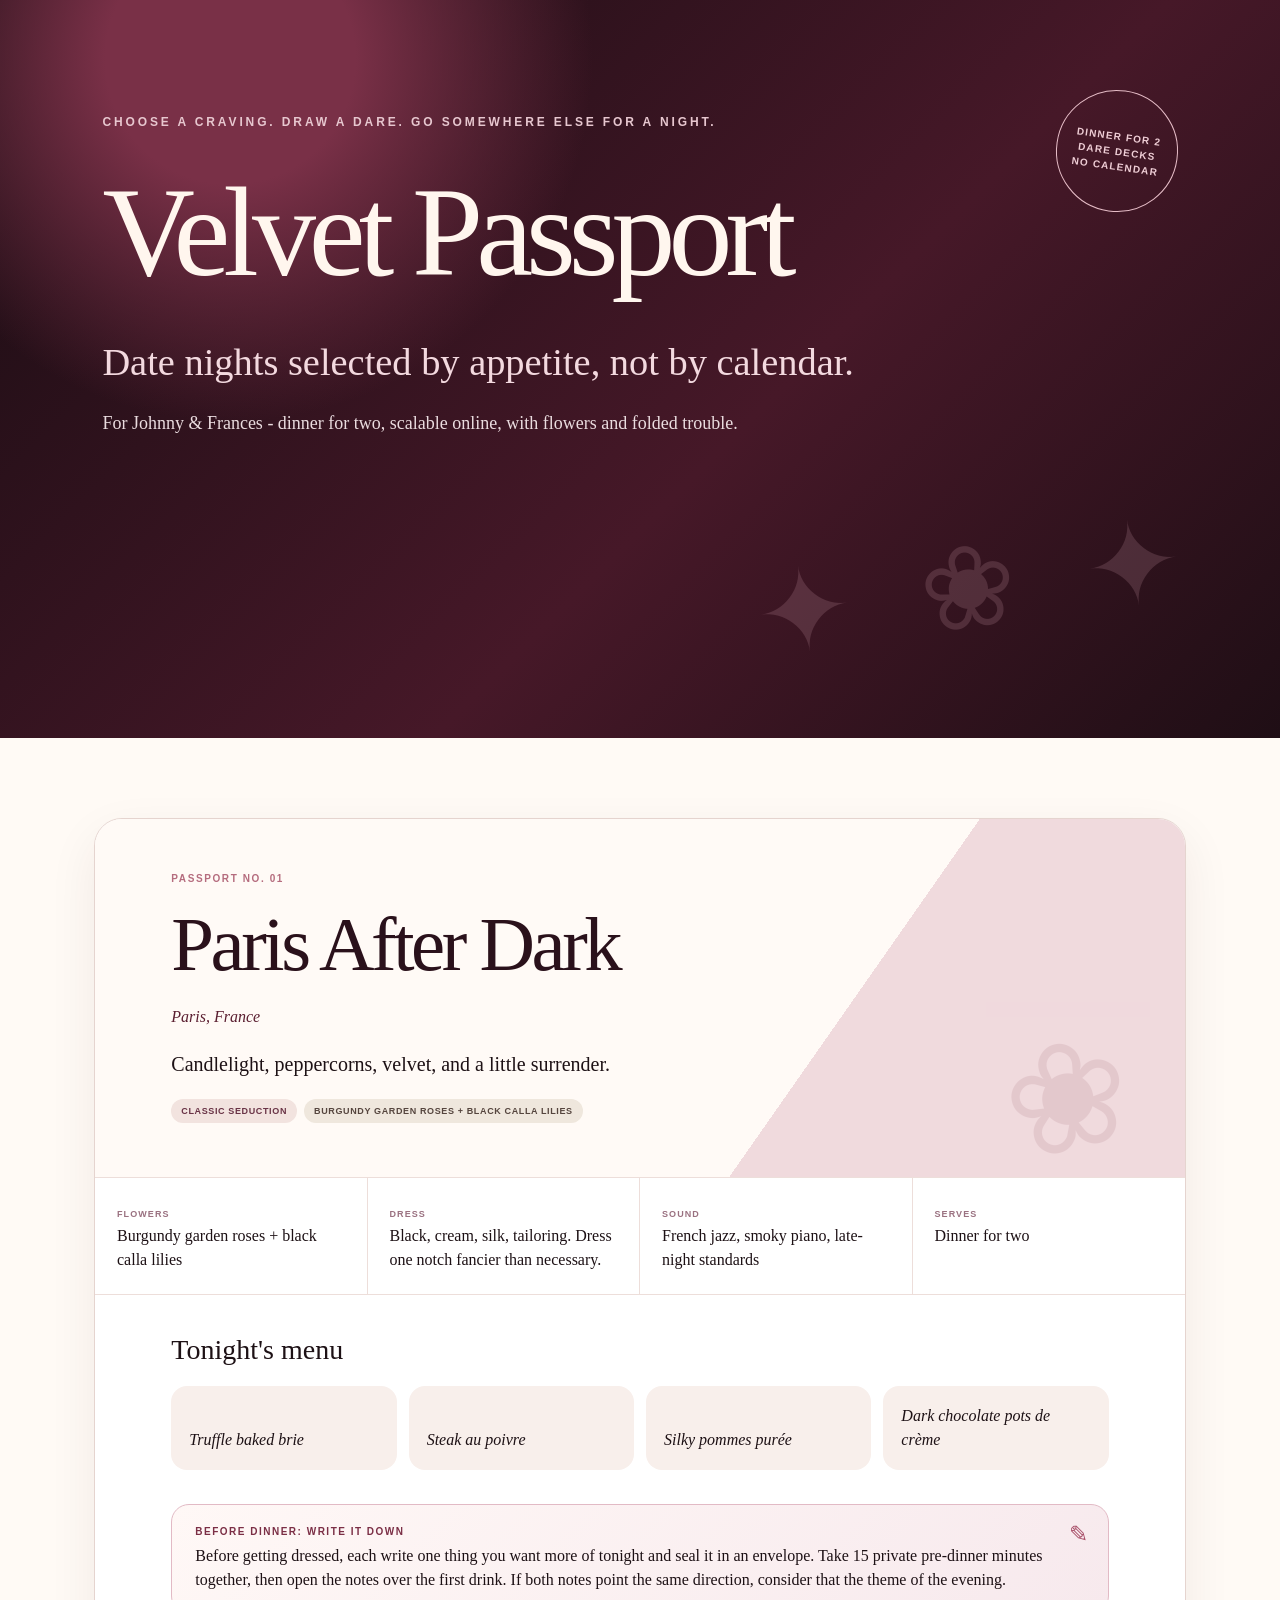
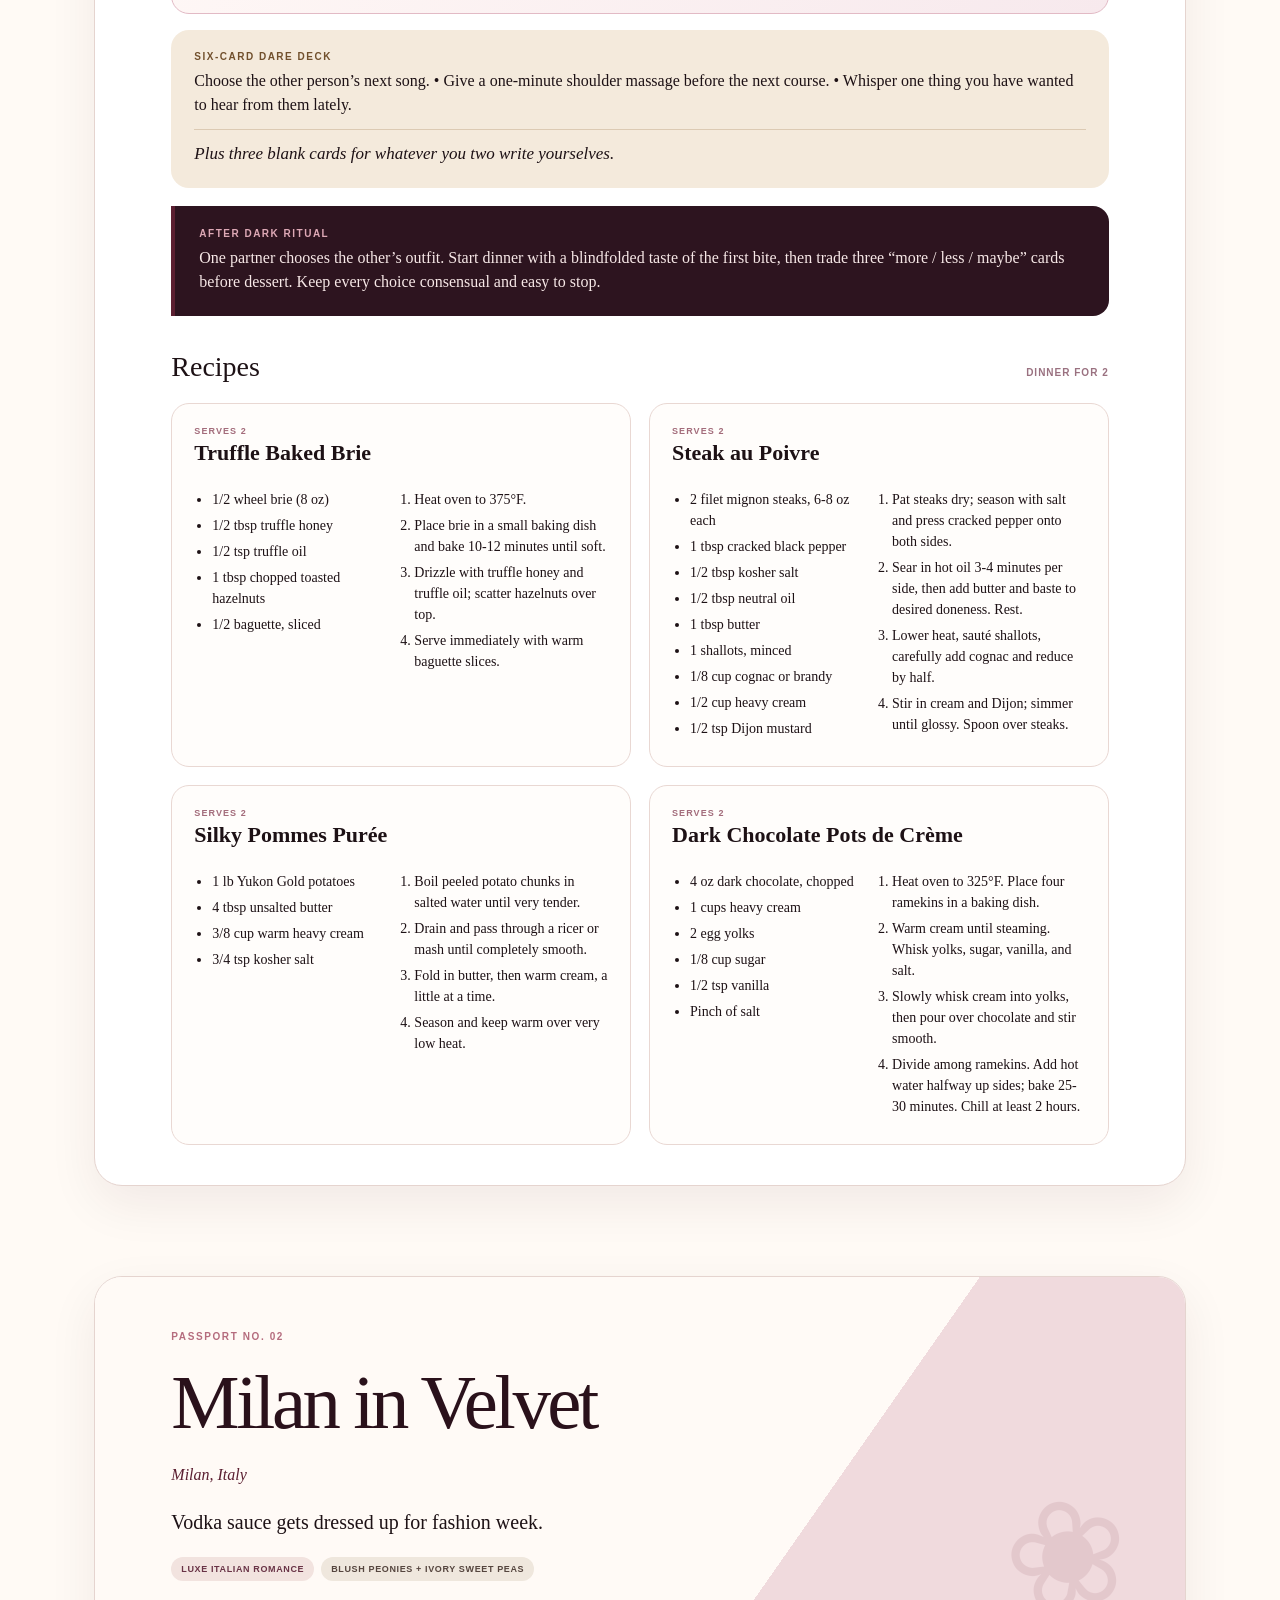
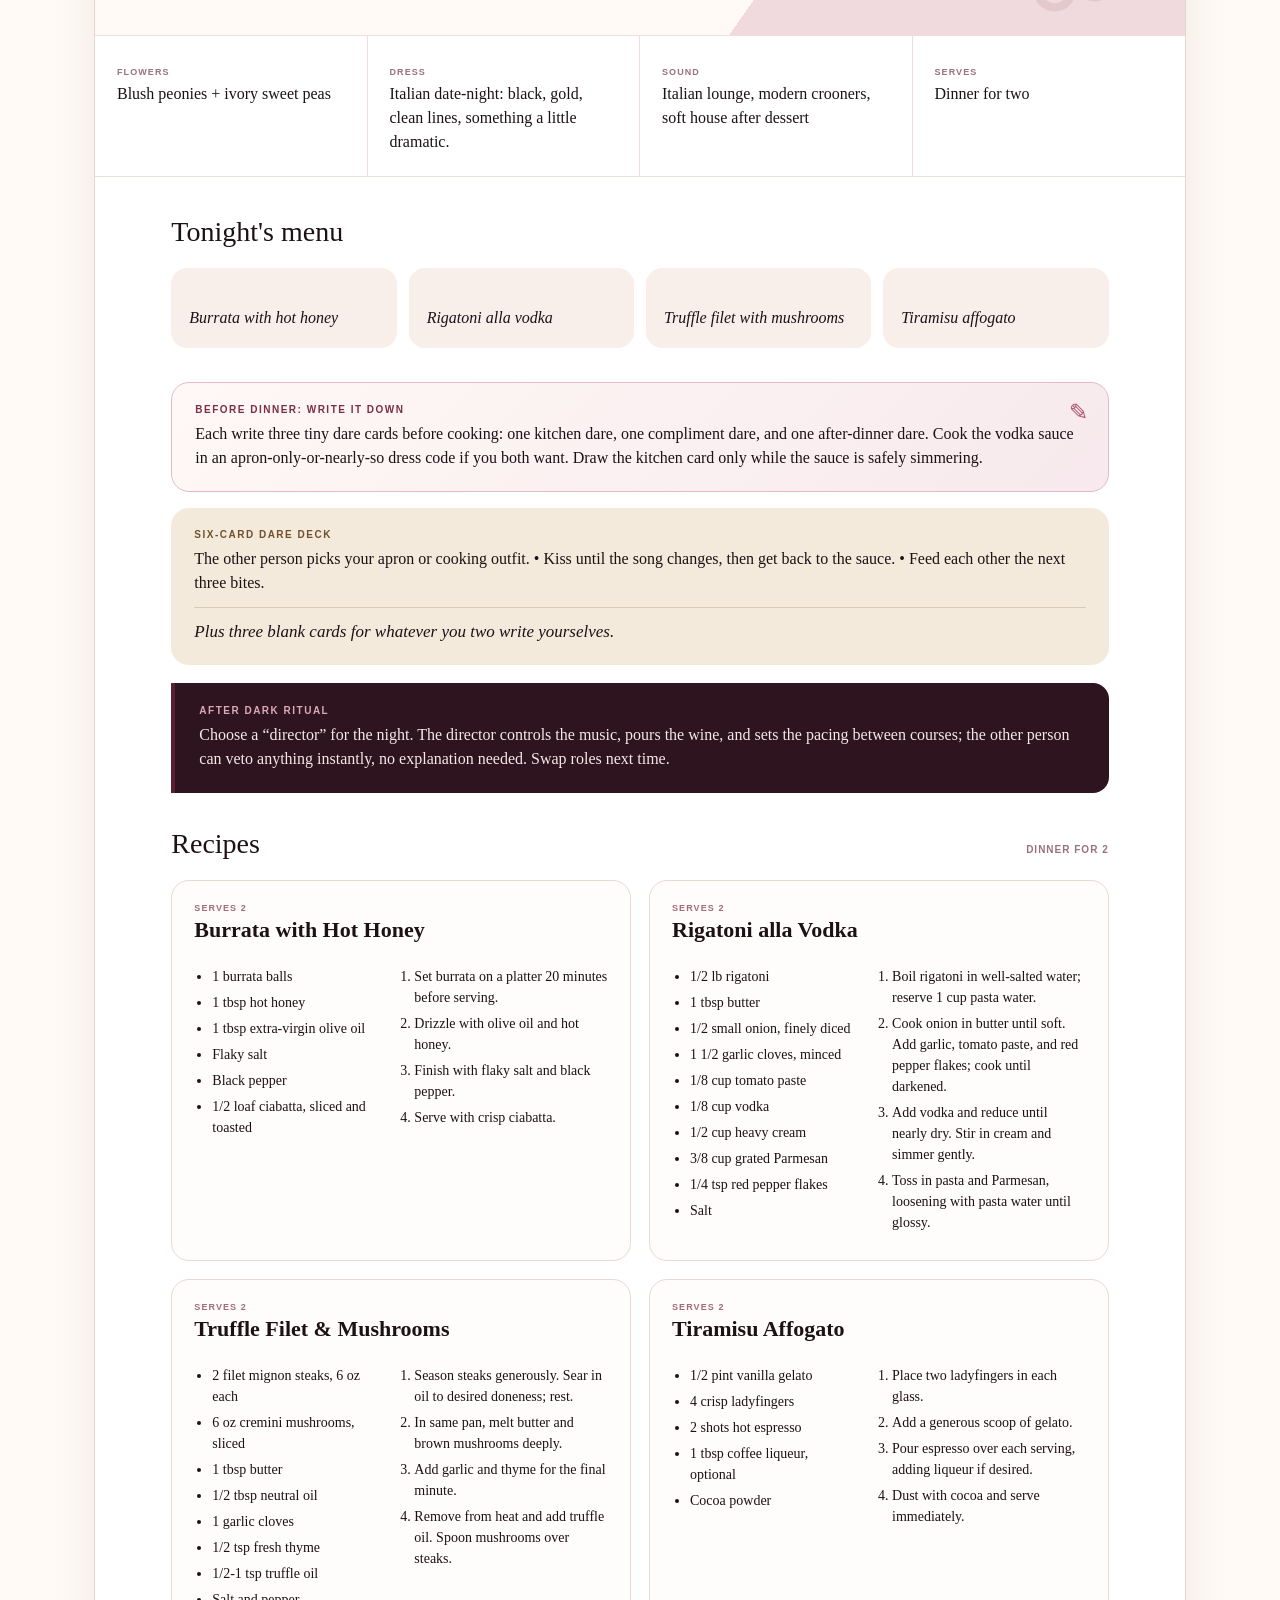
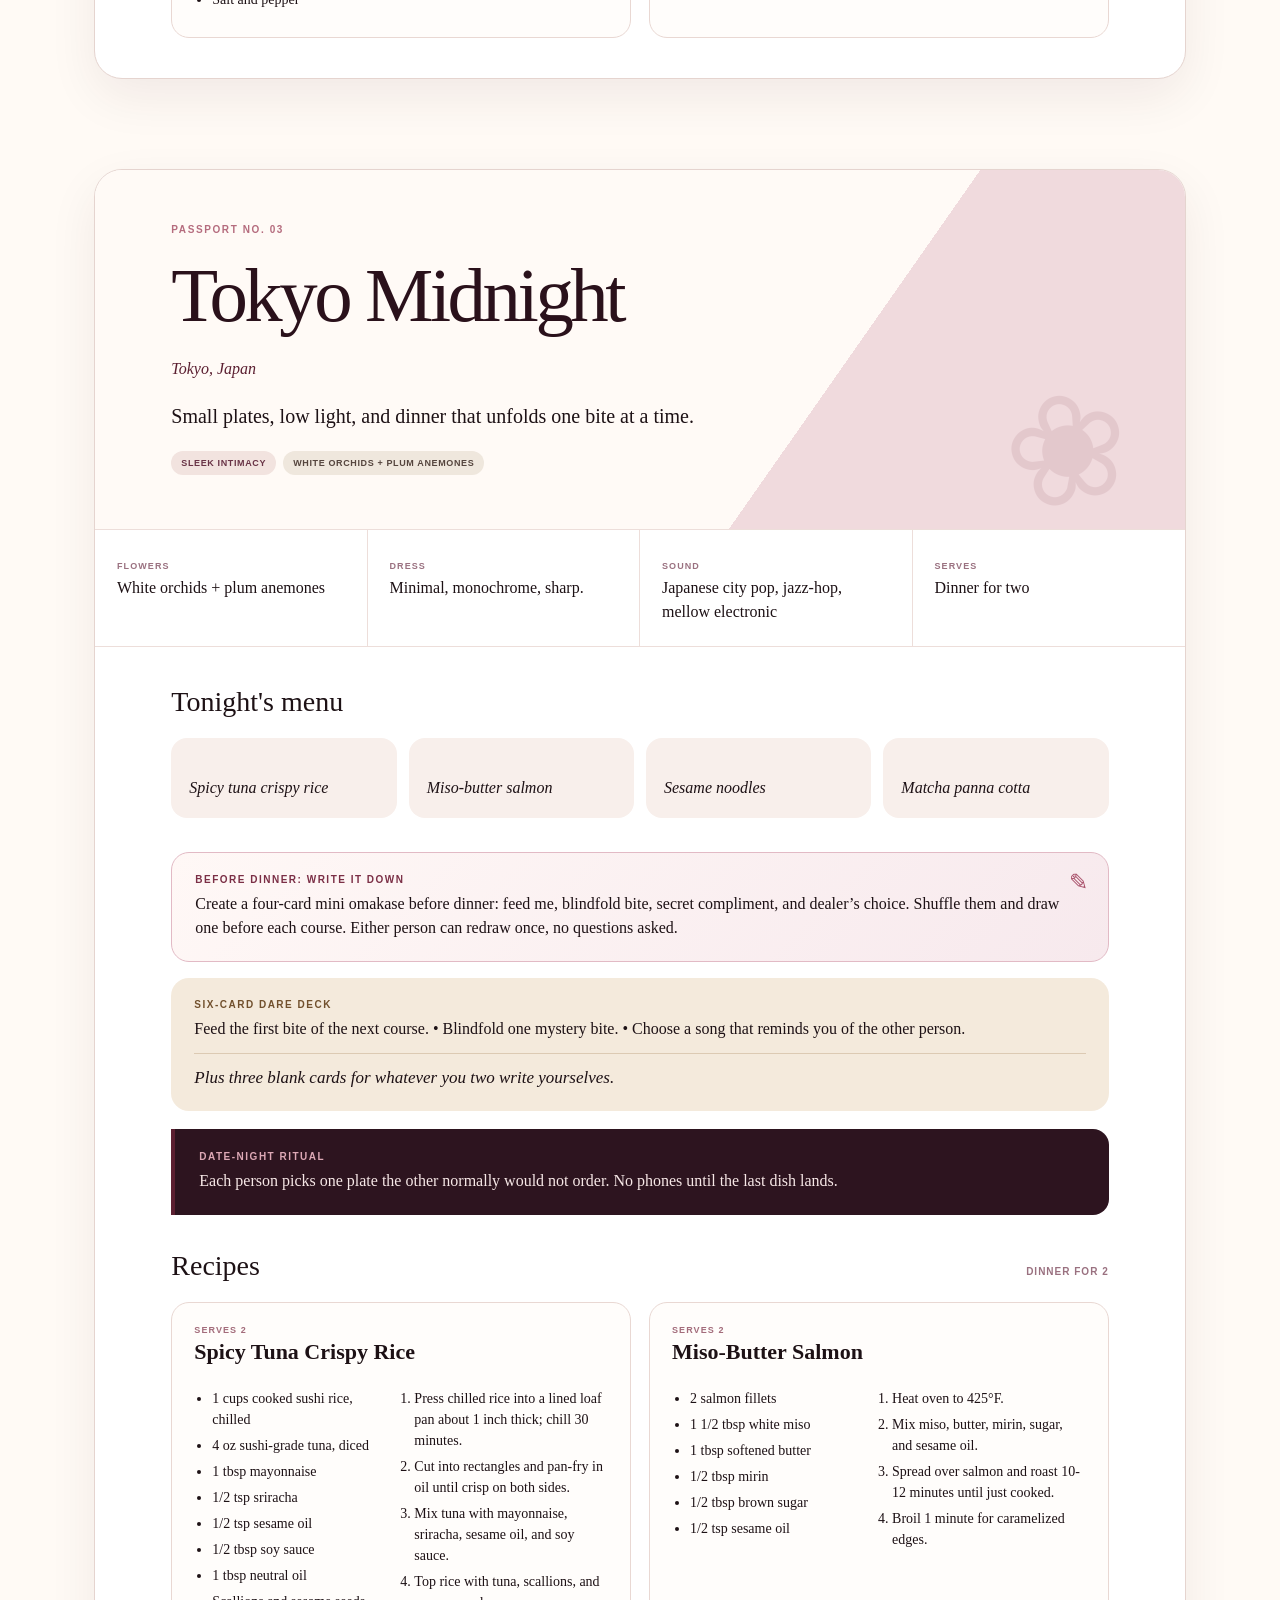
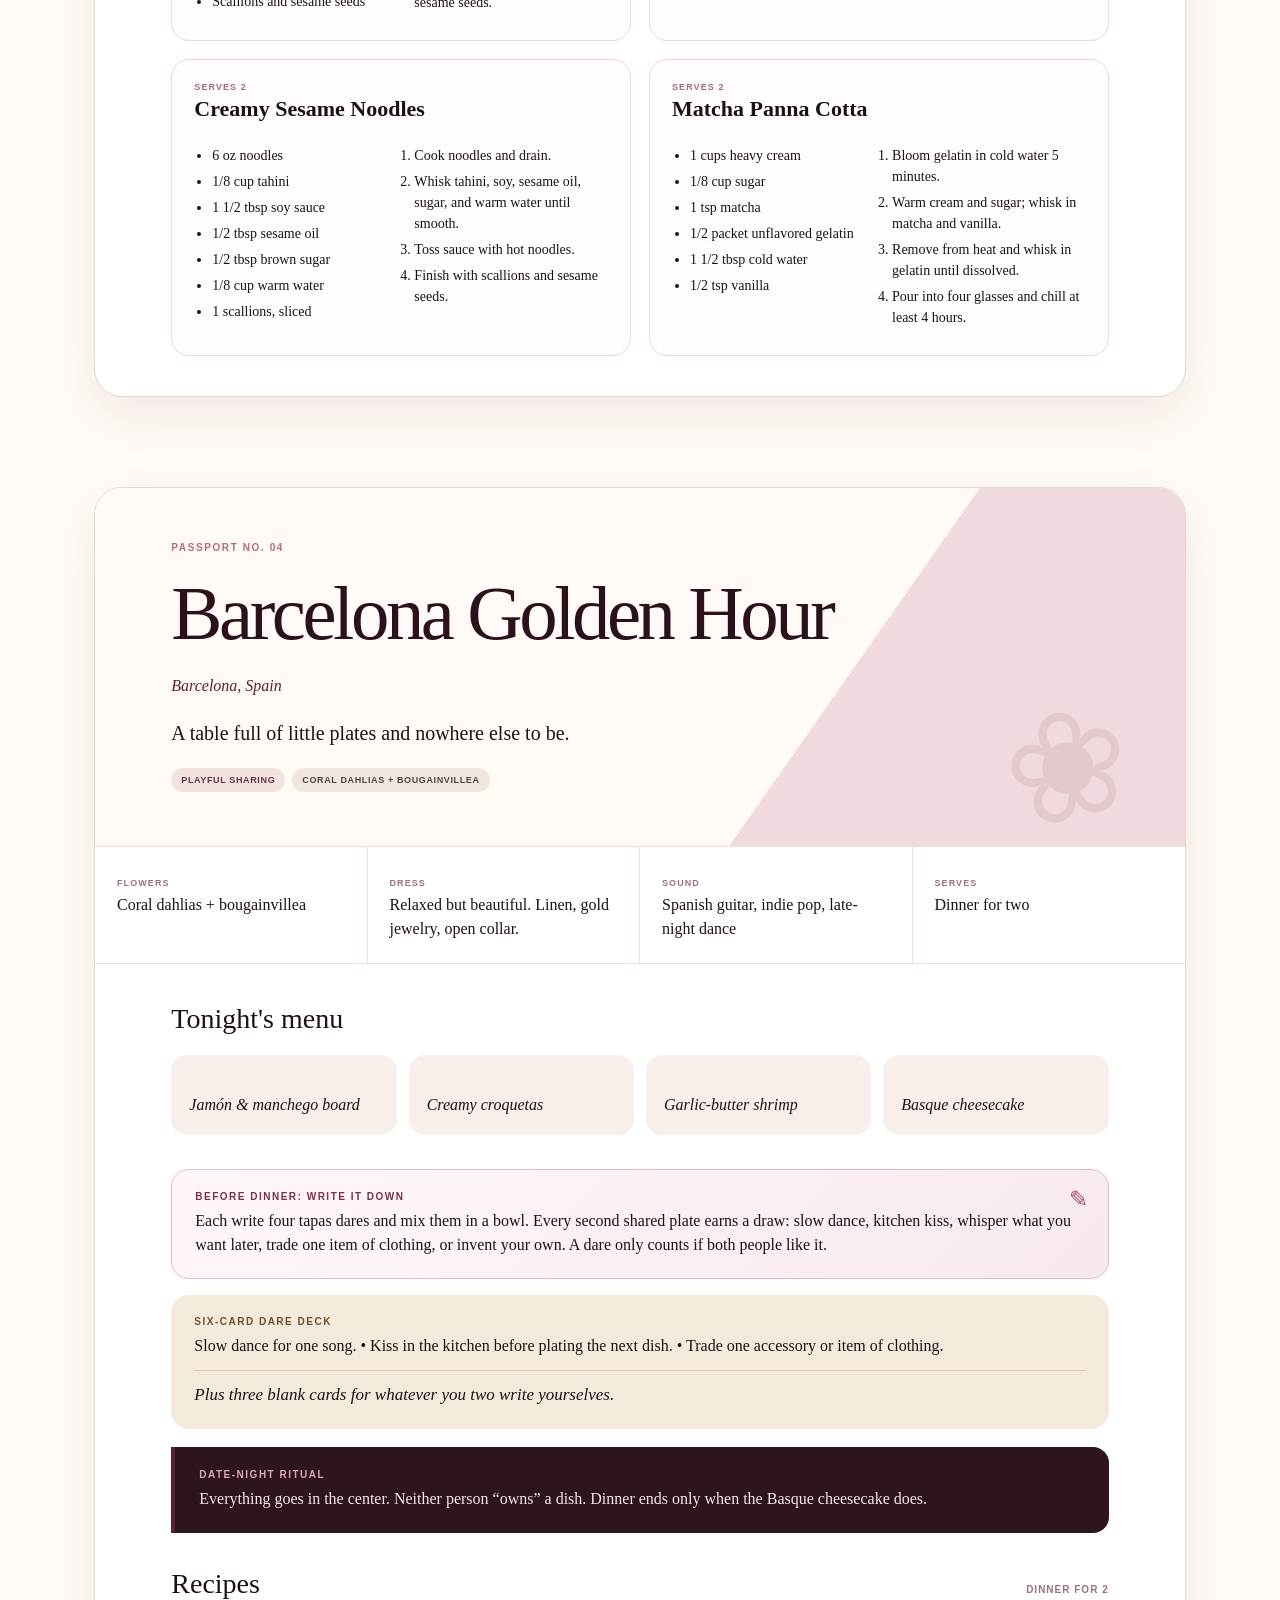
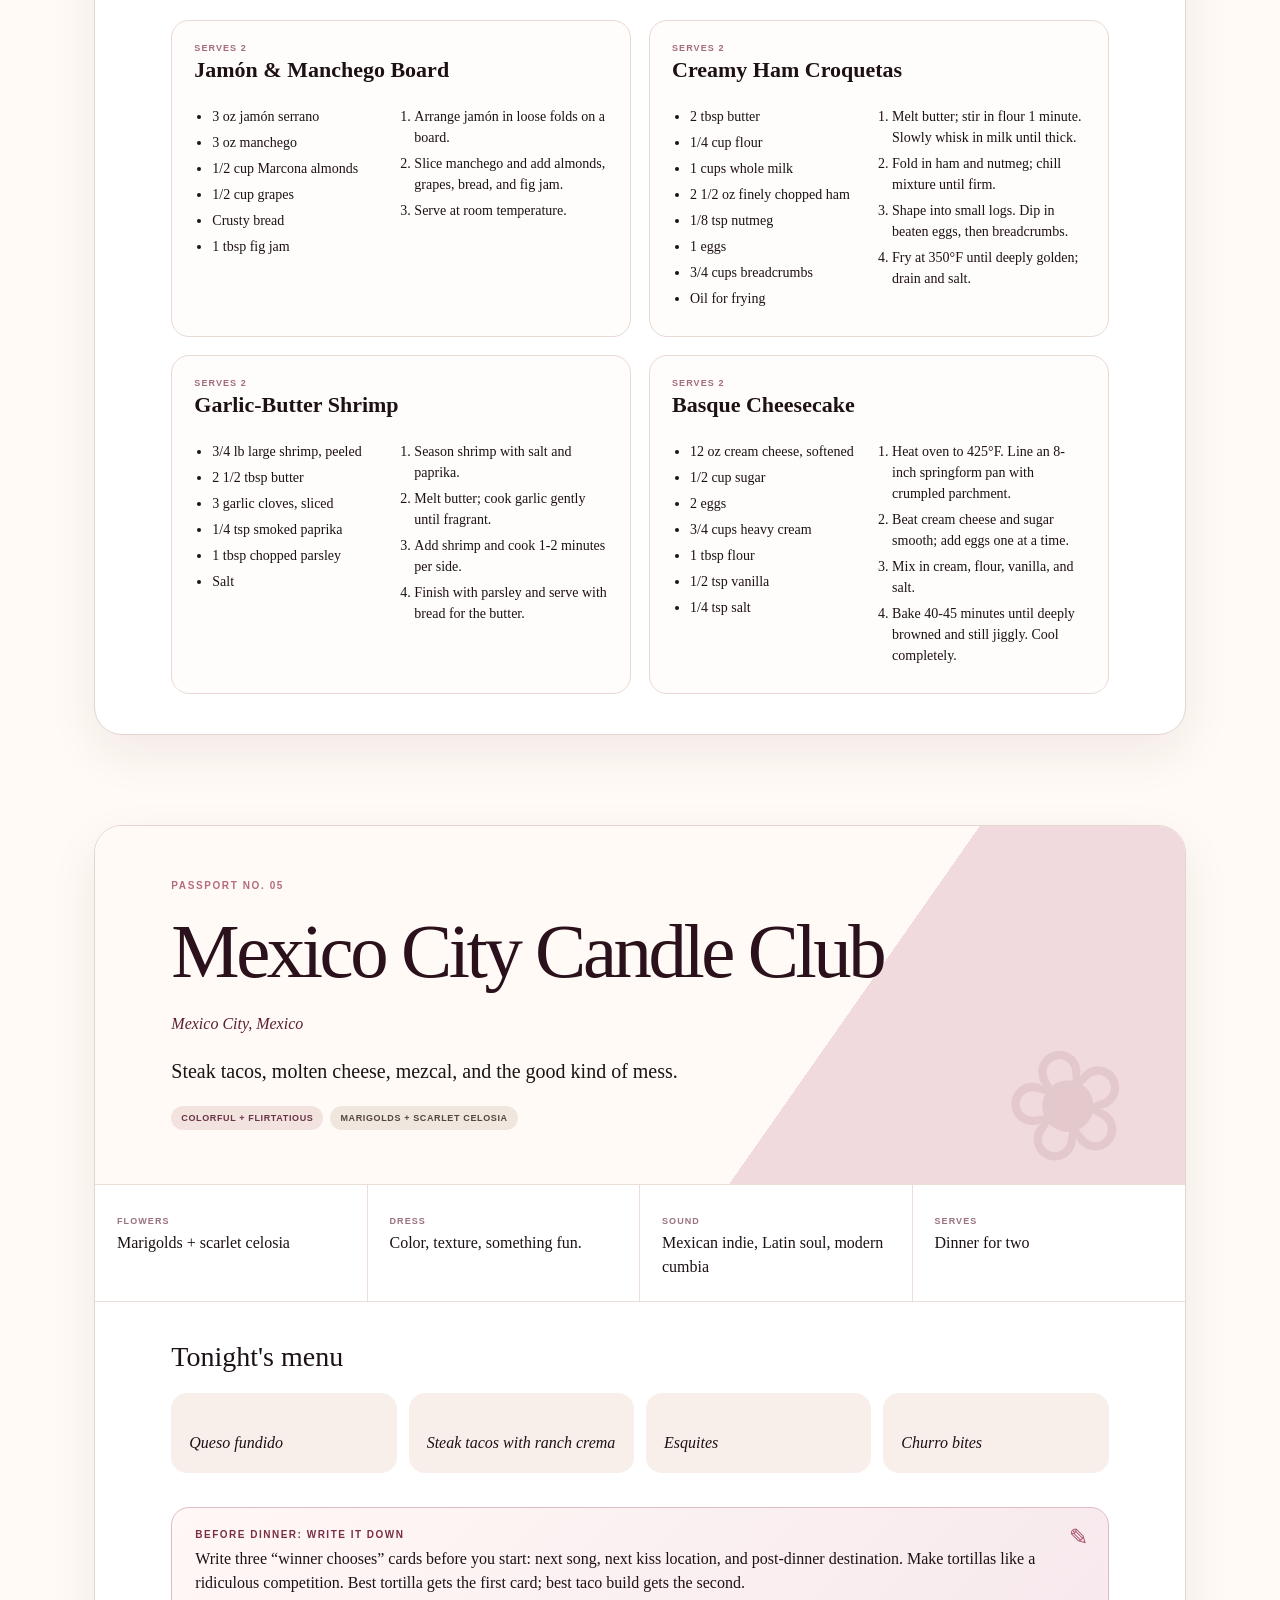
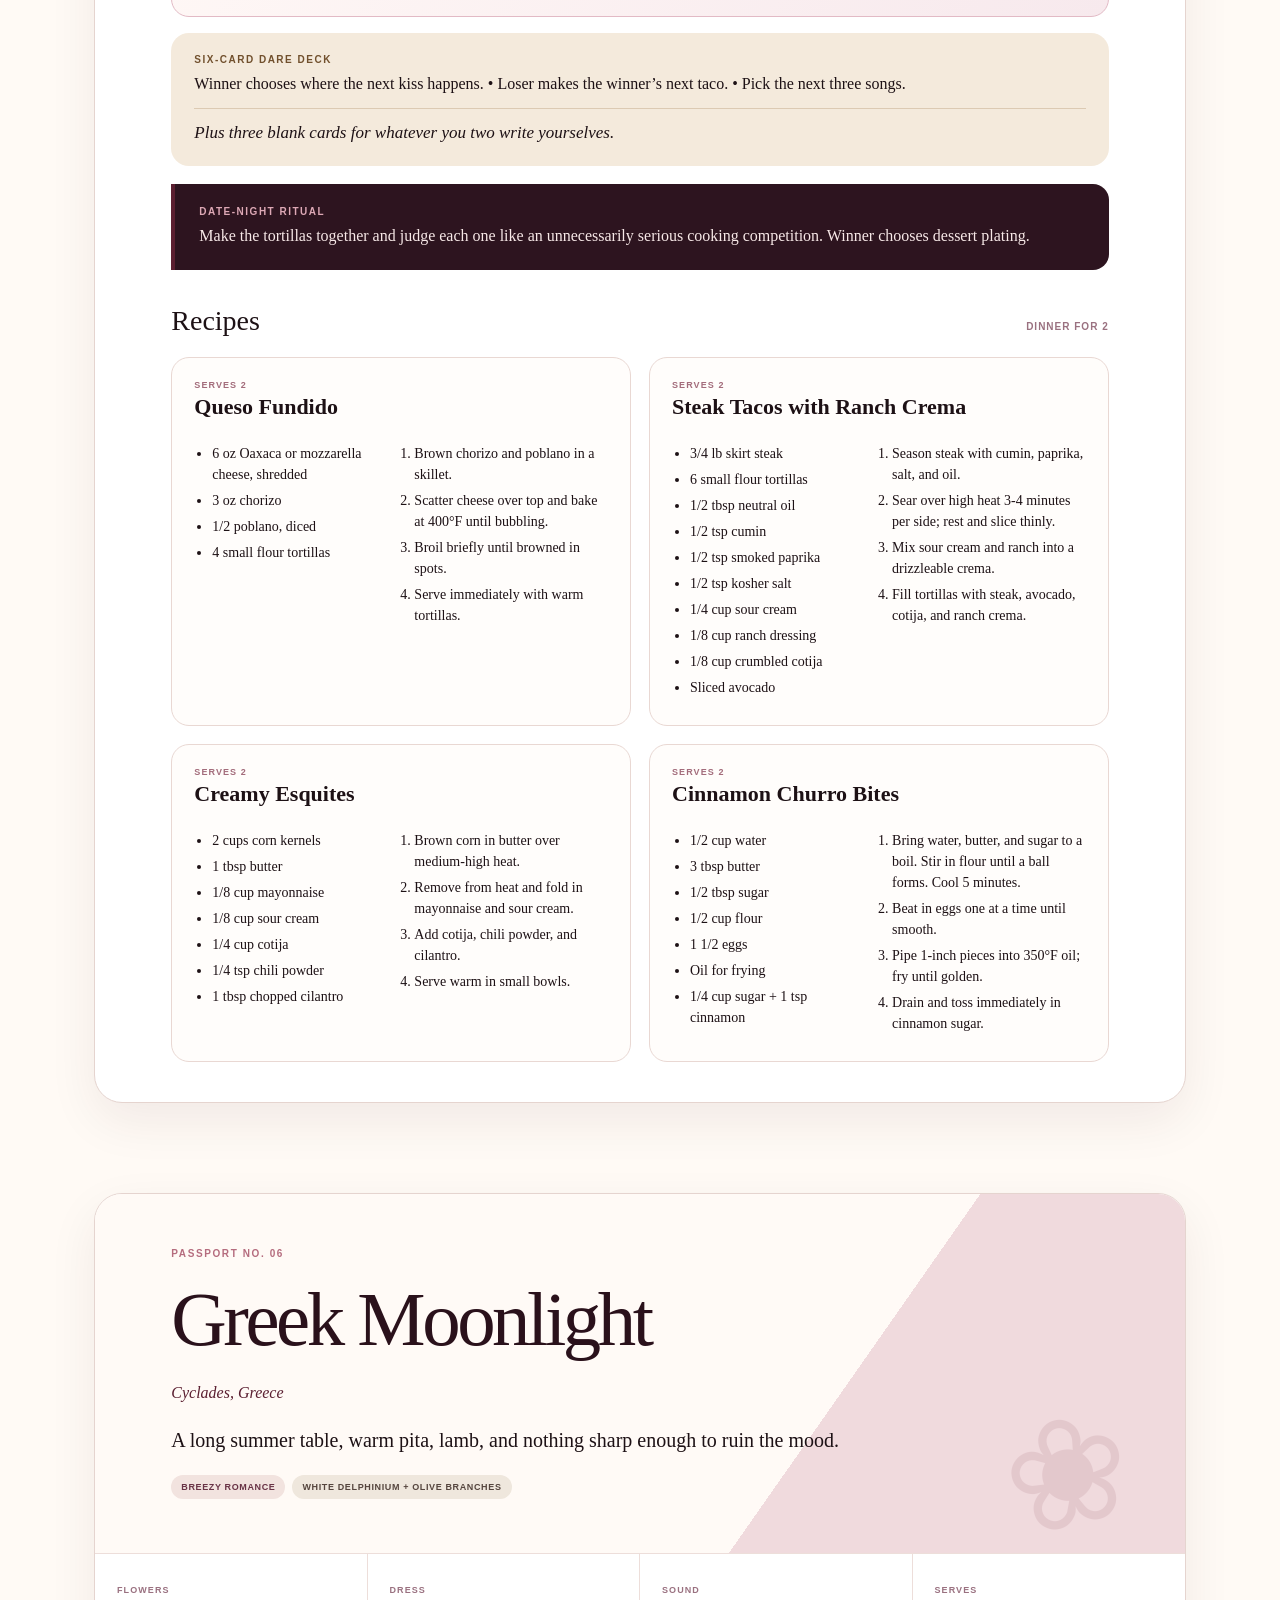
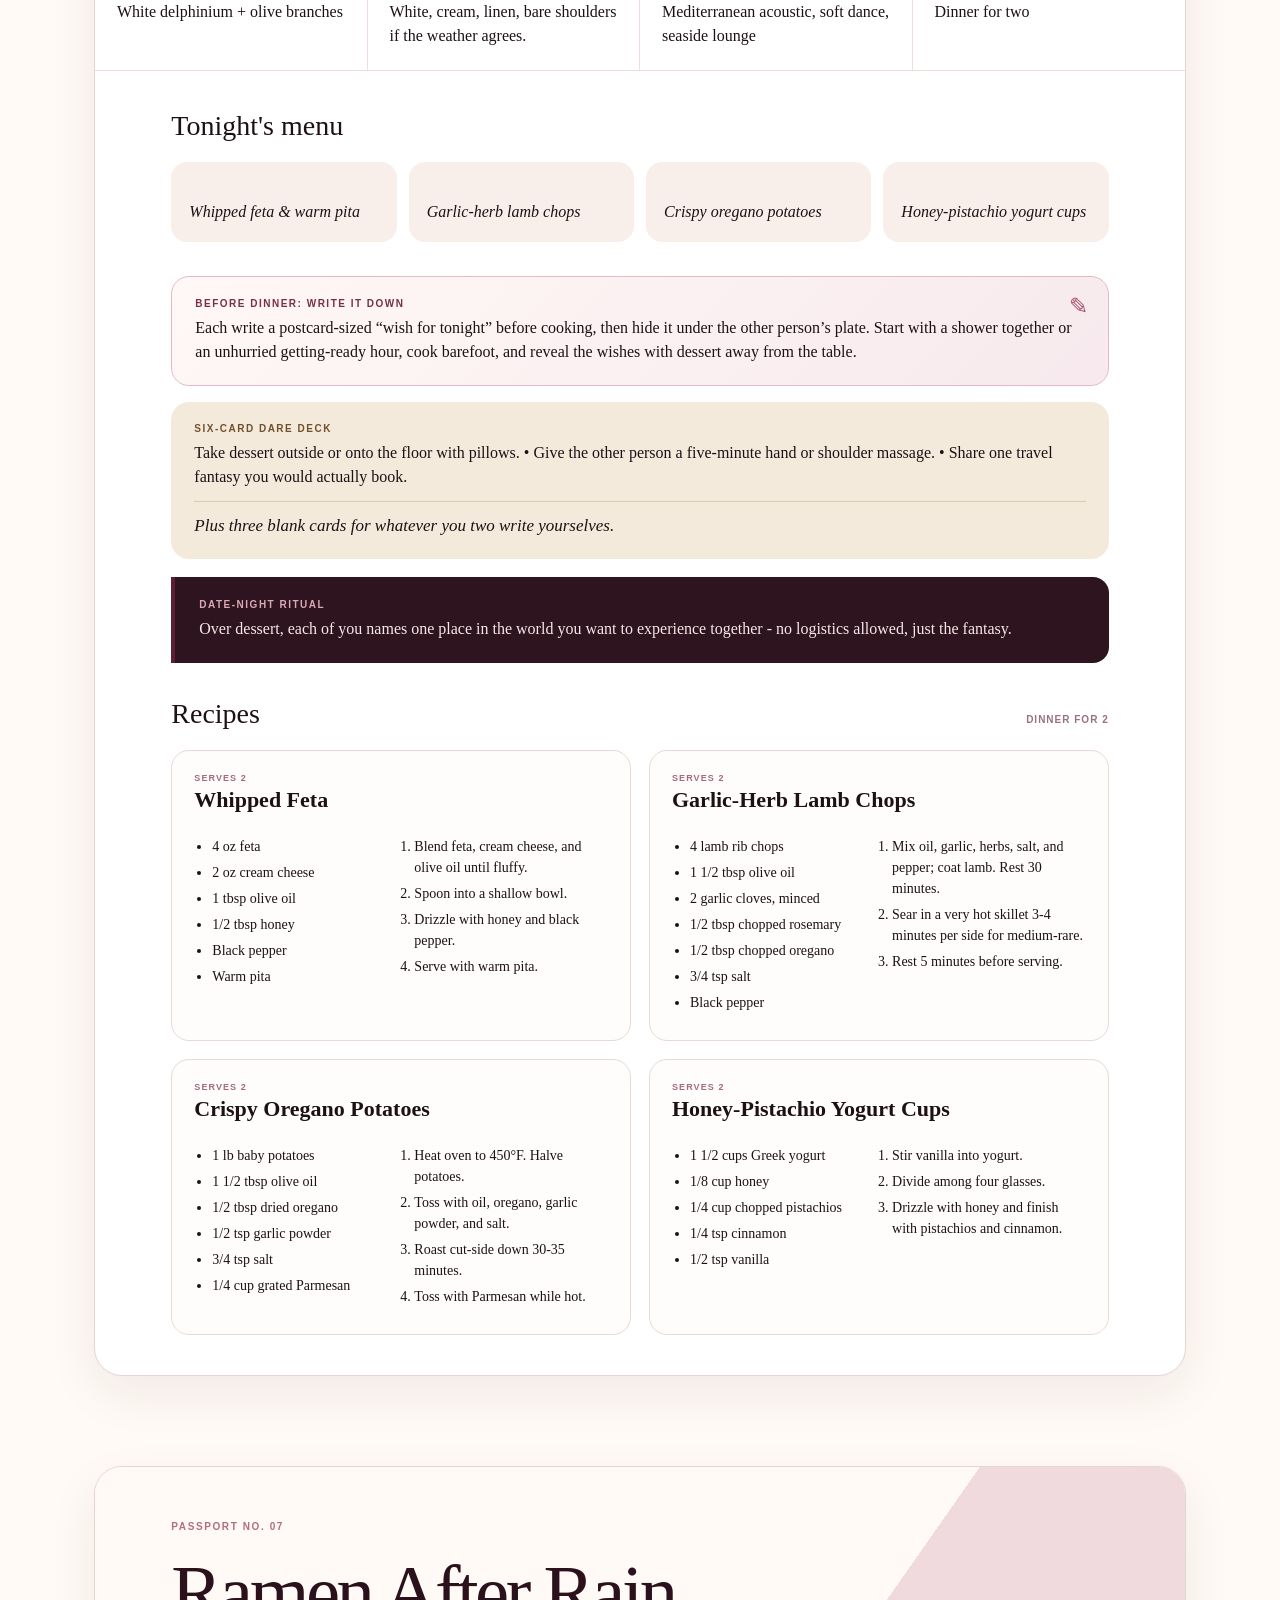
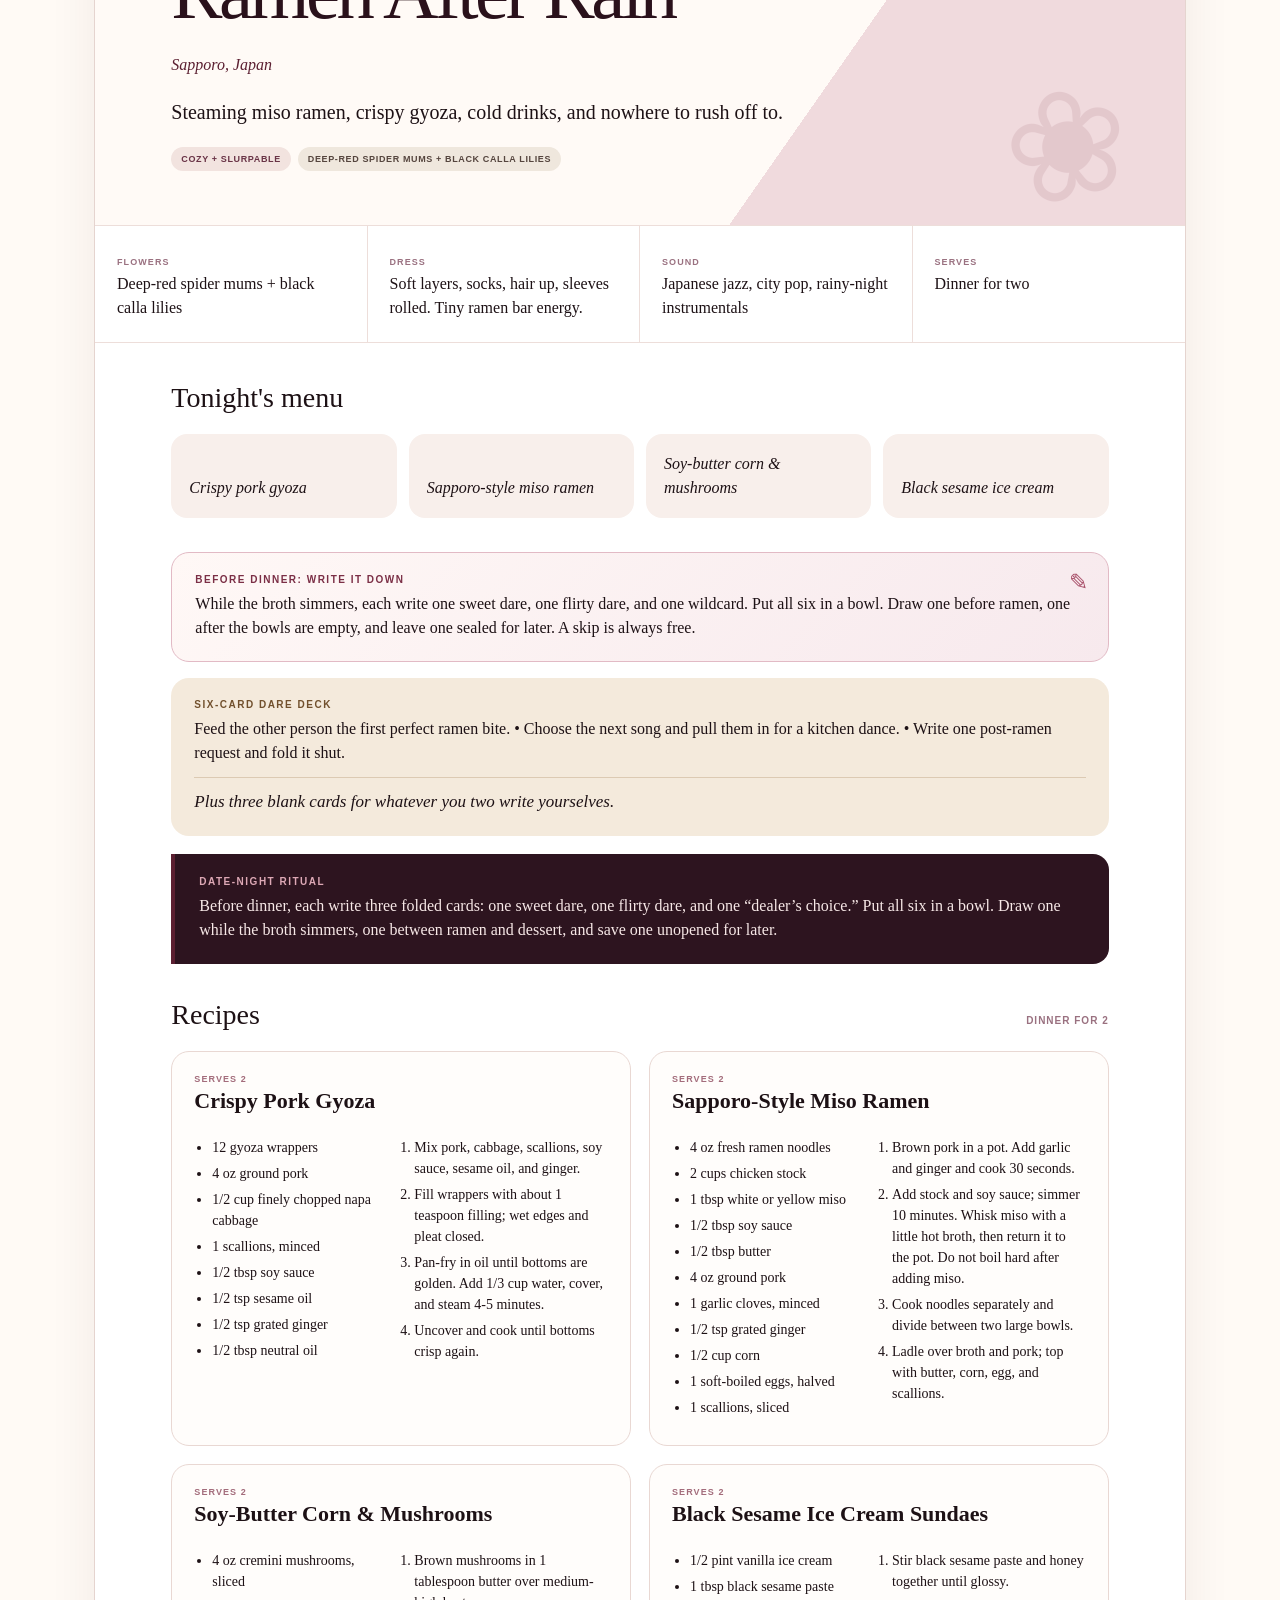
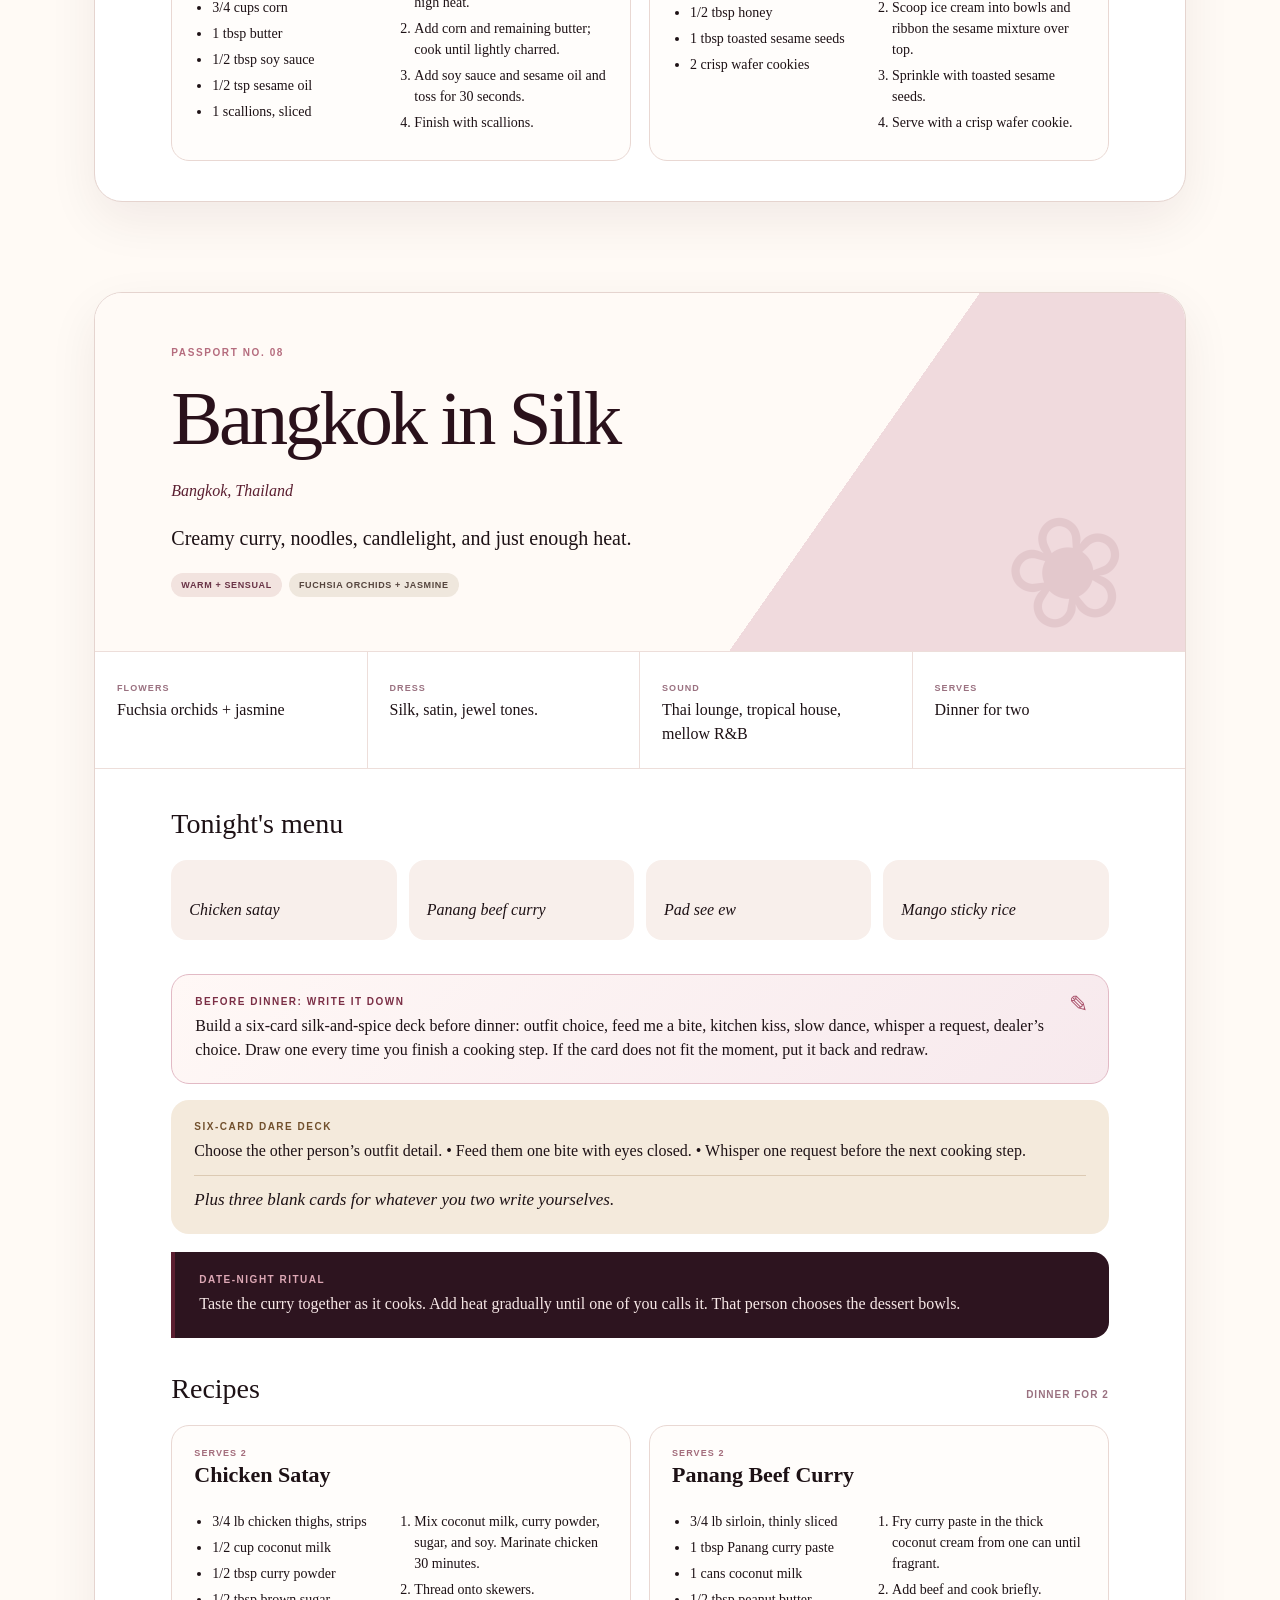
<file: print.html>
<!doctype html><html><head><meta charset="utf-8"><title>Velvet Passport</title><link rel="stylesheet" href="styles.css"></head><body><header class="hero"><div class="eyebrow">CHOOSE A CRAVING. DRAW A DARE. GO SOMEWHERE ELSE FOR A NIGHT.</div><h1>Velvet Passport</h1><p class="dek">Date nights selected by appetite, not by calendar.</p><p class="sub">For Johnny &amp; Frances - dinner for two, scalable online, with flowers and folded trouble.</p><div class="stamp">DINNER FOR 2<br>DARE DECKS<br>NO CALENDAR</div></header><main><section class="night" id="paris"><div class="night-head"><div class="passport">Passport No. 01</div><h2>Paris After Dark</h2><div class="city">Paris, France</div><p class="tagline">Candlelight, peppercorns, velvet, and a little surrender.</p><div class="badges"><span class="badge">Classic seduction</span><span class="badge flower-badge">Burgundy garden roses + black calla lilies</span></div></div><div class="details"><div class="detail"><small>Flowers</small><div>Burgundy garden roses + black calla lilies</div></div><div class="detail"><small>Dress</small><div>Black, cream, silk, tailoring. Dress one notch fancier than necessary.</div></div><div class="detail"><small>Sound</small><div>French jazz, smoky piano, late-night standards</div></div><div class="detail"><small>Serves</small><div>Dinner for two</div></div></div><div class="menu-wrap"><h3>Tonight's menu</h3><div class="menu"><div class="menu-item">Truffle baked brie</div><div class="menu-item">Steak au poivre</div><div class="menu-item">Silky pommes purée</div><div class="menu-item">Dark chocolate pots de crème</div></div></div><div class="playful"><strong>Before dinner: write it down</strong><div>Before getting dressed, each write one thing you want more of tonight and seal it in an envelope. Take 15 private pre-dinner minutes together, then open the notes over the first drink. If both notes point the same direction, consider that the theme of the evening.</div></div><div class="dare-box"><div><strong>Six-card Dare Deck</strong><p>Choose the other person’s next song. • Give a one-minute shoulder massage before the next course. • Whisper one thing you have wanted to hear from them lately.</p></div><div class="dare-result">Plus three blank cards for whatever you two write yourselves.</div></div><div class="ritual"><strong>After Dark ritual</strong><div class="ritual-text">One partner chooses the other’s outfit. Start dinner with a blindfolded taste of the first bite, then trade three “more / less / maybe” cards before dessert. Keep every choice consensual and easy to stop.</div></div><div class="recipes"><div class="recipes-title"><h3>Recipes</h3><span>DINNER FOR 2</span></div><div class="recipe-grid"><article class="recipe"><div class="serves">Serves 2</div><h4>Truffle Baked Brie</h4><div class="recipe-columns"><ul><li>1/2 wheel brie (8 oz)</li><li>1/2 tbsp truffle honey</li><li>1/2 tsp truffle oil</li><li>1 tbsp chopped toasted hazelnuts</li><li>1/2 baguette, sliced</li></ul><ol><li>Heat oven to 375°F.</li><li>Place brie in a small baking dish and bake 10-12 minutes until soft.</li><li>Drizzle with truffle honey and truffle oil; scatter hazelnuts over top.</li><li>Serve immediately with warm baguette slices.</li></ol></div></article><article class="recipe"><div class="serves">Serves 2</div><h4>Steak au Poivre</h4><div class="recipe-columns"><ul><li>2 filet mignon steaks, 6-8 oz each</li><li>1 tbsp cracked black pepper</li><li>1/2 tbsp kosher salt</li><li>1/2 tbsp neutral oil</li><li>1 tbsp butter</li><li>1 shallots, minced</li><li>1/8 cup cognac or brandy</li><li>1/2 cup heavy cream</li><li>1/2 tsp Dijon mustard</li></ul><ol><li>Pat steaks dry; season with salt and press cracked pepper onto both sides.</li><li>Sear in hot oil 3-4 minutes per side, then add butter and baste to desired doneness. Rest.</li><li>Lower heat, sauté shallots, carefully add cognac and reduce by half.</li><li>Stir in cream and Dijon; simmer until glossy. Spoon over steaks.</li></ol></div></article><article class="recipe"><div class="serves">Serves 2</div><h4>Silky Pommes Purée</h4><div class="recipe-columns"><ul><li>1 lb Yukon Gold potatoes</li><li>4 tbsp unsalted butter</li><li>3/8 cup warm heavy cream</li><li>3/4 tsp kosher salt</li></ul><ol><li>Boil peeled potato chunks in salted water until very tender.</li><li>Drain and pass through a ricer or mash until completely smooth.</li><li>Fold in butter, then warm cream, a little at a time.</li><li>Season and keep warm over very low heat.</li></ol></div></article><article class="recipe"><div class="serves">Serves 2</div><h4>Dark Chocolate Pots de Crème</h4><div class="recipe-columns"><ul><li>4 oz dark chocolate, chopped</li><li>1 cups heavy cream</li><li>2 egg yolks</li><li>1/8 cup sugar</li><li>1/2 tsp vanilla</li><li>Pinch of salt</li></ul><ol><li>Heat oven to 325°F. Place four ramekins in a baking dish.</li><li>Warm cream until steaming. Whisk yolks, sugar, vanilla, and salt.</li><li>Slowly whisk cream into yolks, then pour over chocolate and stir smooth.</li><li>Divide among ramekins. Add hot water halfway up sides; bake 25-30 minutes. Chill at least 2 hours.</li></ol></div></article></div></div></section><section class="night" id="milan"><div class="night-head"><div class="passport">Passport No. 02</div><h2>Milan in Velvet</h2><div class="city">Milan, Italy</div><p class="tagline">Vodka sauce gets dressed up for fashion week.</p><div class="badges"><span class="badge">Luxe Italian romance</span><span class="badge flower-badge">Blush peonies + ivory sweet peas</span></div></div><div class="details"><div class="detail"><small>Flowers</small><div>Blush peonies + ivory sweet peas</div></div><div class="detail"><small>Dress</small><div>Italian date-night: black, gold, clean lines, something a little dramatic.</div></div><div class="detail"><small>Sound</small><div>Italian lounge, modern crooners, soft house after dessert</div></div><div class="detail"><small>Serves</small><div>Dinner for two</div></div></div><div class="menu-wrap"><h3>Tonight's menu</h3><div class="menu"><div class="menu-item">Burrata with hot honey</div><div class="menu-item">Rigatoni alla vodka</div><div class="menu-item">Truffle filet with mushrooms</div><div class="menu-item">Tiramisu affogato</div></div></div><div class="playful"><strong>Before dinner: write it down</strong><div>Each write three tiny dare cards before cooking: one kitchen dare, one compliment dare, and one after-dinner dare. Cook the vodka sauce in an apron-only-or-nearly-so dress code if you both want. Draw the kitchen card only while the sauce is safely simmering.</div></div><div class="dare-box"><div><strong>Six-card Dare Deck</strong><p>The other person picks your apron or cooking outfit. • Kiss until the song changes, then get back to the sauce. • Feed each other the next three bites.</p></div><div class="dare-result">Plus three blank cards for whatever you two write yourselves.</div></div><div class="ritual"><strong>After Dark ritual</strong><div class="ritual-text">Choose a “director” for the night. The director controls the music, pours the wine, and sets the pacing between courses; the other person can veto anything instantly, no explanation needed. Swap roles next time.</div></div><div class="recipes"><div class="recipes-title"><h3>Recipes</h3><span>DINNER FOR 2</span></div><div class="recipe-grid"><article class="recipe"><div class="serves">Serves 2</div><h4>Burrata with Hot Honey</h4><div class="recipe-columns"><ul><li>1 burrata balls</li><li>1 tbsp hot honey</li><li>1 tbsp extra-virgin olive oil</li><li>Flaky salt</li><li>Black pepper</li><li>1/2 loaf ciabatta, sliced and toasted</li></ul><ol><li>Set burrata on a platter 20 minutes before serving.</li><li>Drizzle with olive oil and hot honey.</li><li>Finish with flaky salt and black pepper.</li><li>Serve with crisp ciabatta.</li></ol></div></article><article class="recipe"><div class="serves">Serves 2</div><h4>Rigatoni alla Vodka</h4><div class="recipe-columns"><ul><li>1/2 lb rigatoni</li><li>1 tbsp butter</li><li>1/2 small onion, finely diced</li><li>1 1/2 garlic cloves, minced</li><li>1/8 cup tomato paste</li><li>1/8 cup vodka</li><li>1/2 cup heavy cream</li><li>3/8 cup grated Parmesan</li><li>1/4 tsp red pepper flakes</li><li>Salt</li></ul><ol><li>Boil rigatoni in well-salted water; reserve 1 cup pasta water.</li><li>Cook onion in butter until soft. Add garlic, tomato paste, and red pepper flakes; cook until darkened.</li><li>Add vodka and reduce until nearly dry. Stir in cream and simmer gently.</li><li>Toss in pasta and Parmesan, loosening with pasta water until glossy.</li></ol></div></article><article class="recipe"><div class="serves">Serves 2</div><h4>Truffle Filet &amp; Mushrooms</h4><div class="recipe-columns"><ul><li>2 filet mignon steaks, 6 oz each</li><li>6 oz cremini mushrooms, sliced</li><li>1 tbsp butter</li><li>1/2 tbsp neutral oil</li><li>1 garlic cloves</li><li>1/2 tsp fresh thyme</li><li>1/2-1 tsp truffle oil</li><li>Salt and pepper</li></ul><ol><li>Season steaks generously. Sear in oil to desired doneness; rest.</li><li>In same pan, melt butter and brown mushrooms deeply.</li><li>Add garlic and thyme for the final minute.</li><li>Remove from heat and add truffle oil. Spoon mushrooms over steaks.</li></ol></div></article><article class="recipe"><div class="serves">Serves 2</div><h4>Tiramisu Affogato</h4><div class="recipe-columns"><ul><li>1/2 pint vanilla gelato</li><li>4 crisp ladyfingers</li><li>2 shots hot espresso</li><li>1 tbsp coffee liqueur, optional</li><li>Cocoa powder</li></ul><ol><li>Place two ladyfingers in each glass.</li><li>Add a generous scoop of gelato.</li><li>Pour espresso over each serving, adding liqueur if desired.</li><li>Dust with cocoa and serve immediately.</li></ol></div></article></div></div></section><section class="night" id="tokyo"><div class="night-head"><div class="passport">Passport No. 03</div><h2>Tokyo Midnight</h2><div class="city">Tokyo, Japan</div><p class="tagline">Small plates, low light, and dinner that unfolds one bite at a time.</p><div class="badges"><span class="badge">Sleek intimacy</span><span class="badge flower-badge">White orchids + plum anemones</span></div></div><div class="details"><div class="detail"><small>Flowers</small><div>White orchids + plum anemones</div></div><div class="detail"><small>Dress</small><div>Minimal, monochrome, sharp.</div></div><div class="detail"><small>Sound</small><div>Japanese city pop, jazz-hop, mellow electronic</div></div><div class="detail"><small>Serves</small><div>Dinner for two</div></div></div><div class="menu-wrap"><h3>Tonight's menu</h3><div class="menu"><div class="menu-item">Spicy tuna crispy rice</div><div class="menu-item">Miso-butter salmon</div><div class="menu-item">Sesame noodles</div><div class="menu-item">Matcha panna cotta</div></div></div><div class="playful"><strong>Before dinner: write it down</strong><div>Create a four-card mini omakase before dinner: feed me, blindfold bite, secret compliment, and dealer’s choice. Shuffle them and draw one before each course. Either person can redraw once, no questions asked.</div></div><div class="dare-box"><div><strong>Six-card Dare Deck</strong><p>Feed the first bite of the next course. • Blindfold one mystery bite. • Choose a song that reminds you of the other person.</p></div><div class="dare-result">Plus three blank cards for whatever you two write yourselves.</div></div><div class="ritual"><strong>Date-night ritual</strong><div class="ritual-text">Each person picks one plate the other normally would not order. No phones until the last dish lands.</div></div><div class="recipes"><div class="recipes-title"><h3>Recipes</h3><span>DINNER FOR 2</span></div><div class="recipe-grid"><article class="recipe"><div class="serves">Serves 2</div><h4>Spicy Tuna Crispy Rice</h4><div class="recipe-columns"><ul><li>1 cups cooked sushi rice, chilled</li><li>4 oz sushi-grade tuna, diced</li><li>1 tbsp mayonnaise</li><li>1/2 tsp sriracha</li><li>1/2 tsp sesame oil</li><li>1/2 tbsp soy sauce</li><li>1 tbsp neutral oil</li><li>Scallions and sesame seeds</li></ul><ol><li>Press chilled rice into a lined loaf pan about 1 inch thick; chill 30 minutes.</li><li>Cut into rectangles and pan-fry in oil until crisp on both sides.</li><li>Mix tuna with mayonnaise, sriracha, sesame oil, and soy sauce.</li><li>Top rice with tuna, scallions, and sesame seeds.</li></ol></div></article><article class="recipe"><div class="serves">Serves 2</div><h4>Miso-Butter Salmon</h4><div class="recipe-columns"><ul><li>2 salmon fillets</li><li>1 1/2 tbsp white miso</li><li>1 tbsp softened butter</li><li>1/2 tbsp mirin</li><li>1/2 tbsp brown sugar</li><li>1/2 tsp sesame oil</li></ul><ol><li>Heat oven to 425°F.</li><li>Mix miso, butter, mirin, sugar, and sesame oil.</li><li>Spread over salmon and roast 10-12 minutes until just cooked.</li><li>Broil 1 minute for caramelized edges.</li></ol></div></article><article class="recipe"><div class="serves">Serves 2</div><h4>Creamy Sesame Noodles</h4><div class="recipe-columns"><ul><li>6 oz noodles</li><li>1/8 cup tahini</li><li>1 1/2 tbsp soy sauce</li><li>1/2 tbsp sesame oil</li><li>1/2 tbsp brown sugar</li><li>1/8 cup warm water</li><li>1 scallions, sliced</li></ul><ol><li>Cook noodles and drain.</li><li>Whisk tahini, soy, sesame oil, sugar, and warm water until smooth.</li><li>Toss sauce with hot noodles.</li><li>Finish with scallions and sesame seeds.</li></ol></div></article><article class="recipe"><div class="serves">Serves 2</div><h4>Matcha Panna Cotta</h4><div class="recipe-columns"><ul><li>1 cups heavy cream</li><li>1/8 cup sugar</li><li>1 tsp matcha</li><li>1/2 packet unflavored gelatin</li><li>1 1/2 tbsp cold water</li><li>1/2 tsp vanilla</li></ul><ol><li>Bloom gelatin in cold water 5 minutes.</li><li>Warm cream and sugar; whisk in matcha and vanilla.</li><li>Remove from heat and whisk in gelatin until dissolved.</li><li>Pour into four glasses and chill at least 4 hours.</li></ol></div></article></div></div></section><section class="night" id="barcelona"><div class="night-head"><div class="passport">Passport No. 04</div><h2>Barcelona Golden Hour</h2><div class="city">Barcelona, Spain</div><p class="tagline">A table full of little plates and nowhere else to be.</p><div class="badges"><span class="badge">Playful sharing</span><span class="badge flower-badge">Coral dahlias + bougainvillea</span></div></div><div class="details"><div class="detail"><small>Flowers</small><div>Coral dahlias + bougainvillea</div></div><div class="detail"><small>Dress</small><div>Relaxed but beautiful. Linen, gold jewelry, open collar.</div></div><div class="detail"><small>Sound</small><div>Spanish guitar, indie pop, late-night dance</div></div><div class="detail"><small>Serves</small><div>Dinner for two</div></div></div><div class="menu-wrap"><h3>Tonight's menu</h3><div class="menu"><div class="menu-item">Jamón &amp; manchego board</div><div class="menu-item">Creamy croquetas</div><div class="menu-item">Garlic-butter shrimp</div><div class="menu-item">Basque cheesecake</div></div></div><div class="playful"><strong>Before dinner: write it down</strong><div>Each write four tapas dares and mix them in a bowl. Every second shared plate earns a draw: slow dance, kitchen kiss, whisper what you want later, trade one item of clothing, or invent your own. A dare only counts if both people like it.</div></div><div class="dare-box"><div><strong>Six-card Dare Deck</strong><p>Slow dance for one song. • Kiss in the kitchen before plating the next dish. • Trade one accessory or item of clothing.</p></div><div class="dare-result">Plus three blank cards for whatever you two write yourselves.</div></div><div class="ritual"><strong>Date-night ritual</strong><div class="ritual-text">Everything goes in the center. Neither person “owns” a dish. Dinner ends only when the Basque cheesecake does.</div></div><div class="recipes"><div class="recipes-title"><h3>Recipes</h3><span>DINNER FOR 2</span></div><div class="recipe-grid"><article class="recipe"><div class="serves">Serves 2</div><h4>Jamón &amp; Manchego Board</h4><div class="recipe-columns"><ul><li>3 oz jamón serrano</li><li>3 oz manchego</li><li>1/2 cup Marcona almonds</li><li>1/2 cup grapes</li><li>Crusty bread</li><li>1 tbsp fig jam</li></ul><ol><li>Arrange jamón in loose folds on a board.</li><li>Slice manchego and add almonds, grapes, bread, and fig jam.</li><li>Serve at room temperature.</li></ol></div></article><article class="recipe"><div class="serves">Serves 2</div><h4>Creamy Ham Croquetas</h4><div class="recipe-columns"><ul><li>2 tbsp butter</li><li>1/4 cup flour</li><li>1 cups whole milk</li><li>2 1/2 oz finely chopped ham</li><li>1/8 tsp nutmeg</li><li>1 eggs</li><li>3/4 cups breadcrumbs</li><li>Oil for frying</li></ul><ol><li>Melt butter; stir in flour 1 minute. Slowly whisk in milk until thick.</li><li>Fold in ham and nutmeg; chill mixture until firm.</li><li>Shape into small logs. Dip in beaten eggs, then breadcrumbs.</li><li>Fry at 350°F until deeply golden; drain and salt.</li></ol></div></article><article class="recipe"><div class="serves">Serves 2</div><h4>Garlic-Butter Shrimp</h4><div class="recipe-columns"><ul><li>3/4 lb large shrimp, peeled</li><li>2 1/2 tbsp butter</li><li>3 garlic cloves, sliced</li><li>1/4 tsp smoked paprika</li><li>1 tbsp chopped parsley</li><li>Salt</li></ul><ol><li>Season shrimp with salt and paprika.</li><li>Melt butter; cook garlic gently until fragrant.</li><li>Add shrimp and cook 1-2 minutes per side.</li><li>Finish with parsley and serve with bread for the butter.</li></ol></div></article><article class="recipe"><div class="serves">Serves 2</div><h4>Basque Cheesecake</h4><div class="recipe-columns"><ul><li>12 oz cream cheese, softened</li><li>1/2 cup sugar</li><li>2 eggs</li><li>3/4 cups heavy cream</li><li>1 tbsp flour</li><li>1/2 tsp vanilla</li><li>1/4 tsp salt</li></ul><ol><li>Heat oven to 425°F. Line an 8-inch springform pan with crumpled parchment.</li><li>Beat cream cheese and sugar smooth; add eggs one at a time.</li><li>Mix in cream, flour, vanilla, and salt.</li><li>Bake 40-45 minutes until deeply browned and still jiggly. Cool completely.</li></ol></div></article></div></div></section><section class="night" id="mexico"><div class="night-head"><div class="passport">Passport No. 05</div><h2>Mexico City Candle Club</h2><div class="city">Mexico City, Mexico</div><p class="tagline">Steak tacos, molten cheese, mezcal, and the good kind of mess.</p><div class="badges"><span class="badge">Colorful + flirtatious</span><span class="badge flower-badge">Marigolds + scarlet celosia</span></div></div><div class="details"><div class="detail"><small>Flowers</small><div>Marigolds + scarlet celosia</div></div><div class="detail"><small>Dress</small><div>Color, texture, something fun.</div></div><div class="detail"><small>Sound</small><div>Mexican indie, Latin soul, modern cumbia</div></div><div class="detail"><small>Serves</small><div>Dinner for two</div></div></div><div class="menu-wrap"><h3>Tonight's menu</h3><div class="menu"><div class="menu-item">Queso fundido</div><div class="menu-item">Steak tacos with ranch crema</div><div class="menu-item">Esquites</div><div class="menu-item">Churro bites</div></div></div><div class="playful"><strong>Before dinner: write it down</strong><div>Write three “winner chooses” cards before you start: next song, next kiss location, and post-dinner destination. Make tortillas like a ridiculous competition. Best tortilla gets the first card; best taco build gets the second.</div></div><div class="dare-box"><div><strong>Six-card Dare Deck</strong><p>Winner chooses where the next kiss happens. • Loser makes the winner’s next taco. • Pick the next three songs.</p></div><div class="dare-result">Plus three blank cards for whatever you two write yourselves.</div></div><div class="ritual"><strong>Date-night ritual</strong><div class="ritual-text">Make the tortillas together and judge each one like an unnecessarily serious cooking competition. Winner chooses dessert plating.</div></div><div class="recipes"><div class="recipes-title"><h3>Recipes</h3><span>DINNER FOR 2</span></div><div class="recipe-grid"><article class="recipe"><div class="serves">Serves 2</div><h4>Queso Fundido</h4><div class="recipe-columns"><ul><li>6 oz Oaxaca or mozzarella cheese, shredded</li><li>3 oz chorizo</li><li>1/2 poblano, diced</li><li>4 small flour tortillas</li></ul><ol><li>Brown chorizo and poblano in a skillet.</li><li>Scatter cheese over top and bake at 400°F until bubbling.</li><li>Broil briefly until browned in spots.</li><li>Serve immediately with warm tortillas.</li></ol></div></article><article class="recipe"><div class="serves">Serves 2</div><h4>Steak Tacos with Ranch Crema</h4><div class="recipe-columns"><ul><li>3/4 lb skirt steak</li><li>6 small flour tortillas</li><li>1/2 tbsp neutral oil</li><li>1/2 tsp cumin</li><li>1/2 tsp smoked paprika</li><li>1/2 tsp kosher salt</li><li>1/4 cup sour cream</li><li>1/8 cup ranch dressing</li><li>1/8 cup crumbled cotija</li><li>Sliced avocado</li></ul><ol><li>Season steak with cumin, paprika, salt, and oil.</li><li>Sear over high heat 3-4 minutes per side; rest and slice thinly.</li><li>Mix sour cream and ranch into a drizzleable crema.</li><li>Fill tortillas with steak, avocado, cotija, and ranch crema.</li></ol></div></article><article class="recipe"><div class="serves">Serves 2</div><h4>Creamy Esquites</h4><div class="recipe-columns"><ul><li>2 cups corn kernels</li><li>1 tbsp butter</li><li>1/8 cup mayonnaise</li><li>1/8 cup sour cream</li><li>1/4 cup cotija</li><li>1/4 tsp chili powder</li><li>1 tbsp chopped cilantro</li></ul><ol><li>Brown corn in butter over medium-high heat.</li><li>Remove from heat and fold in mayonnaise and sour cream.</li><li>Add cotija, chili powder, and cilantro.</li><li>Serve warm in small bowls.</li></ol></div></article><article class="recipe"><div class="serves">Serves 2</div><h4>Cinnamon Churro Bites</h4><div class="recipe-columns"><ul><li>1/2 cup water</li><li>3 tbsp butter</li><li>1/2 tbsp sugar</li><li>1/2 cup flour</li><li>1 1/2 eggs</li><li>Oil for frying</li><li>1/4 cup sugar + 1 tsp cinnamon</li></ul><ol><li>Bring water, butter, and sugar to a boil. Stir in flour until a ball forms. Cool 5 minutes.</li><li>Beat in eggs one at a time until smooth.</li><li>Pipe 1-inch pieces into 350°F oil; fry until golden.</li><li>Drain and toss immediately in cinnamon sugar.</li></ol></div></article></div></div></section><section class="night" id="greek"><div class="night-head"><div class="passport">Passport No. 06</div><h2>Greek Moonlight</h2><div class="city">Cyclades, Greece</div><p class="tagline">A long summer table, warm pita, lamb, and nothing sharp enough to ruin the mood.</p><div class="badges"><span class="badge">Breezy romance</span><span class="badge flower-badge">White delphinium + olive branches</span></div></div><div class="details"><div class="detail"><small>Flowers</small><div>White delphinium + olive branches</div></div><div class="detail"><small>Dress</small><div>White, cream, linen, bare shoulders if the weather agrees.</div></div><div class="detail"><small>Sound</small><div>Mediterranean acoustic, soft dance, seaside lounge</div></div><div class="detail"><small>Serves</small><div>Dinner for two</div></div></div><div class="menu-wrap"><h3>Tonight's menu</h3><div class="menu"><div class="menu-item">Whipped feta &amp; warm pita</div><div class="menu-item">Garlic-herb lamb chops</div><div class="menu-item">Crispy oregano potatoes</div><div class="menu-item">Honey-pistachio yogurt cups</div></div></div><div class="playful"><strong>Before dinner: write it down</strong><div>Each write a postcard-sized “wish for tonight” before cooking, then hide it under the other person’s plate. Start with a shower together or an unhurried getting-ready hour, cook barefoot, and reveal the wishes with dessert away from the table.</div></div><div class="dare-box"><div><strong>Six-card Dare Deck</strong><p>Take dessert outside or onto the floor with pillows. • Give the other person a five-minute hand or shoulder massage. • Share one travel fantasy you would actually book.</p></div><div class="dare-result">Plus three blank cards for whatever you two write yourselves.</div></div><div class="ritual"><strong>Date-night ritual</strong><div class="ritual-text">Over dessert, each of you names one place in the world you want to experience together - no logistics allowed, just the fantasy.</div></div><div class="recipes"><div class="recipes-title"><h3>Recipes</h3><span>DINNER FOR 2</span></div><div class="recipe-grid"><article class="recipe"><div class="serves">Serves 2</div><h4>Whipped Feta</h4><div class="recipe-columns"><ul><li>4 oz feta</li><li>2 oz cream cheese</li><li>1 tbsp olive oil</li><li>1/2 tbsp honey</li><li>Black pepper</li><li>Warm pita</li></ul><ol><li>Blend feta, cream cheese, and olive oil until fluffy.</li><li>Spoon into a shallow bowl.</li><li>Drizzle with honey and black pepper.</li><li>Serve with warm pita.</li></ol></div></article><article class="recipe"><div class="serves">Serves 2</div><h4>Garlic-Herb Lamb Chops</h4><div class="recipe-columns"><ul><li>4 lamb rib chops</li><li>1 1/2 tbsp olive oil</li><li>2 garlic cloves, minced</li><li>1/2 tbsp chopped rosemary</li><li>1/2 tbsp chopped oregano</li><li>3/4 tsp salt</li><li>Black pepper</li></ul><ol><li>Mix oil, garlic, herbs, salt, and pepper; coat lamb. Rest 30 minutes.</li><li>Sear in a very hot skillet 3-4 minutes per side for medium-rare.</li><li>Rest 5 minutes before serving.</li></ol></div></article><article class="recipe"><div class="serves">Serves 2</div><h4>Crispy Oregano Potatoes</h4><div class="recipe-columns"><ul><li>1 lb baby potatoes</li><li>1 1/2 tbsp olive oil</li><li>1/2 tbsp dried oregano</li><li>1/2 tsp garlic powder</li><li>3/4 tsp salt</li><li>1/4 cup grated Parmesan</li></ul><ol><li>Heat oven to 450°F. Halve potatoes.</li><li>Toss with oil, oregano, garlic powder, and salt.</li><li>Roast cut-side down 30-35 minutes.</li><li>Toss with Parmesan while hot.</li></ol></div></article><article class="recipe"><div class="serves">Serves 2</div><h4>Honey-Pistachio Yogurt Cups</h4><div class="recipe-columns"><ul><li>1 1/2 cups Greek yogurt</li><li>1/8 cup honey</li><li>1/4 cup chopped pistachios</li><li>1/4 tsp cinnamon</li><li>1/2 tsp vanilla</li></ul><ol><li>Stir vanilla into yogurt.</li><li>Divide among four glasses.</li><li>Drizzle with honey and finish with pistachios and cinnamon.</li></ol></div></article></div></div></section><section class="night" id="seoul"><div class="night-head"><div class="passport">Passport No. 07</div><h2>Ramen After Rain</h2><div class="city">Sapporo, Japan</div><p class="tagline">Steaming miso ramen, crispy gyoza, cold drinks, and nowhere to rush off to.</p><div class="badges"><span class="badge">Cozy + slurpable</span><span class="badge flower-badge">Deep-red spider mums + black calla lilies</span></div></div><div class="details"><div class="detail"><small>Flowers</small><div>Deep-red spider mums + black calla lilies</div></div><div class="detail"><small>Dress</small><div>Soft layers, socks, hair up, sleeves rolled. Tiny ramen bar energy.</div></div><div class="detail"><small>Sound</small><div>Japanese jazz, city pop, rainy-night instrumentals</div></div><div class="detail"><small>Serves</small><div>Dinner for two</div></div></div><div class="menu-wrap"><h3>Tonight's menu</h3><div class="menu"><div class="menu-item">Crispy pork gyoza</div><div class="menu-item">Sapporo-style miso ramen</div><div class="menu-item">Soy-butter corn &amp; mushrooms</div><div class="menu-item">Black sesame ice cream</div></div></div><div class="playful"><strong>Before dinner: write it down</strong><div>While the broth simmers, each write one sweet dare, one flirty dare, and one wildcard. Put all six in a bowl. Draw one before ramen, one after the bowls are empty, and leave one sealed for later. A skip is always free.</div></div><div class="dare-box"><div><strong>Six-card Dare Deck</strong><p>Feed the other person the first perfect ramen bite. • Choose the next song and pull them in for a kitchen dance. • Write one post-ramen request and fold it shut.</p></div><div class="dare-result">Plus three blank cards for whatever you two write yourselves.</div></div><div class="ritual"><strong>Date-night ritual</strong><div class="ritual-text">Before dinner, each write three folded cards: one sweet dare, one flirty dare, and one “dealer’s choice.” Put all six in a bowl. Draw one while the broth simmers, one between ramen and dessert, and save one unopened for later.</div></div><div class="recipes"><div class="recipes-title"><h3>Recipes</h3><span>DINNER FOR 2</span></div><div class="recipe-grid"><article class="recipe"><div class="serves">Serves 2</div><h4>Crispy Pork Gyoza</h4><div class="recipe-columns"><ul><li>12 gyoza wrappers</li><li>4 oz ground pork</li><li>1/2 cup finely chopped napa cabbage</li><li>1 scallions, minced</li><li>1/2 tbsp soy sauce</li><li>1/2 tsp sesame oil</li><li>1/2 tsp grated ginger</li><li>1/2 tbsp neutral oil</li></ul><ol><li>Mix pork, cabbage, scallions, soy sauce, sesame oil, and ginger.</li><li>Fill wrappers with about 1 teaspoon filling; wet edges and pleat closed.</li><li>Pan-fry in oil until bottoms are golden. Add 1/3 cup water, cover, and steam 4-5 minutes.</li><li>Uncover and cook until bottoms crisp again.</li></ol></div></article><article class="recipe"><div class="serves">Serves 2</div><h4>Sapporo-Style Miso Ramen</h4><div class="recipe-columns"><ul><li>4 oz fresh ramen noodles</li><li>2 cups chicken stock</li><li>1 tbsp white or yellow miso</li><li>1/2 tbsp soy sauce</li><li>1/2 tbsp butter</li><li>4 oz ground pork</li><li>1 garlic cloves, minced</li><li>1/2 tsp grated ginger</li><li>1/2 cup corn</li><li>1 soft-boiled eggs, halved</li><li>1 scallions, sliced</li></ul><ol><li>Brown pork in a pot. Add garlic and ginger and cook 30 seconds.</li><li>Add stock and soy sauce; simmer 10 minutes. Whisk miso with a little hot broth, then return it to the pot. Do not boil hard after adding miso.</li><li>Cook noodles separately and divide between two large bowls.</li><li>Ladle over broth and pork; top with butter, corn, egg, and scallions.</li></ol></div></article><article class="recipe"><div class="serves">Serves 2</div><h4>Soy-Butter Corn &amp; Mushrooms</h4><div class="recipe-columns"><ul><li>4 oz cremini mushrooms, sliced</li><li>3/4 cups corn</li><li>1 tbsp butter</li><li>1/2 tbsp soy sauce</li><li>1/2 tsp sesame oil</li><li>1 scallions, sliced</li></ul><ol><li>Brown mushrooms in 1 tablespoon butter over medium-high heat.</li><li>Add corn and remaining butter; cook until lightly charred.</li><li>Add soy sauce and sesame oil and toss for 30 seconds.</li><li>Finish with scallions.</li></ol></div></article><article class="recipe"><div class="serves">Serves 2</div><h4>Black Sesame Ice Cream Sundaes</h4><div class="recipe-columns"><ul><li>1/2 pint vanilla ice cream</li><li>1 tbsp black sesame paste</li><li>1/2 tbsp honey</li><li>1 tbsp toasted sesame seeds</li><li>2 crisp wafer cookies</li></ul><ol><li>Stir black sesame paste and honey together until glossy.</li><li>Scoop ice cream into bowls and ribbon the sesame mixture over top.</li><li>Sprinkle with toasted sesame seeds.</li><li>Serve with a crisp wafer cookie.</li></ol></div></article></div></div></section><section class="night" id="bangkok"><div class="night-head"><div class="passport">Passport No. 08</div><h2>Bangkok in Silk</h2><div class="city">Bangkok, Thailand</div><p class="tagline">Creamy curry, noodles, candlelight, and just enough heat.</p><div class="badges"><span class="badge">Warm + sensual</span><span class="badge flower-badge">Fuchsia orchids + jasmine</span></div></div><div class="details"><div class="detail"><small>Flowers</small><div>Fuchsia orchids + jasmine</div></div><div class="detail"><small>Dress</small><div>Silk, satin, jewel tones.</div></div><div class="detail"><small>Sound</small><div>Thai lounge, tropical house, mellow R&amp;B</div></div><div class="detail"><small>Serves</small><div>Dinner for two</div></div></div><div class="menu-wrap"><h3>Tonight's menu</h3><div class="menu"><div class="menu-item">Chicken satay</div><div class="menu-item">Panang beef curry</div><div class="menu-item">Pad see ew</div><div class="menu-item">Mango sticky rice</div></div></div><div class="playful"><strong>Before dinner: write it down</strong><div>Build a six-card silk-and-spice deck before dinner: outfit choice, feed me a bite, kitchen kiss, slow dance, whisper a request, dealer’s choice. Draw one every time you finish a cooking step. If the card does not fit the moment, put it back and redraw.</div></div><div class="dare-box"><div><strong>Six-card Dare Deck</strong><p>Choose the other person’s outfit detail. • Feed them one bite with eyes closed. • Whisper one request before the next cooking step.</p></div><div class="dare-result">Plus three blank cards for whatever you two write yourselves.</div></div><div class="ritual"><strong>Date-night ritual</strong><div class="ritual-text">Taste the curry together as it cooks. Add heat gradually until one of you calls it. That person chooses the dessert bowls.</div></div><div class="recipes"><div class="recipes-title"><h3>Recipes</h3><span>DINNER FOR 2</span></div><div class="recipe-grid"><article class="recipe"><div class="serves">Serves 2</div><h4>Chicken Satay</h4><div class="recipe-columns"><ul><li>3/4 lb chicken thighs, strips</li><li>1/2 cup coconut milk</li><li>1/2 tbsp curry powder</li><li>1/2 tbsp brown sugar</li><li>1/2 tbsp soy sauce</li><li>Wooden skewers</li></ul><ol><li>Mix coconut milk, curry powder, sugar, and soy. Marinate chicken 30 minutes.</li><li>Thread onto skewers.</li><li>Grill or broil 3-4 minutes per side.</li><li>Serve hot with peanut sauce if desired.</li></ol></div></article><article class="recipe"><div class="serves">Serves 2</div><h4>Panang Beef Curry</h4><div class="recipe-columns"><ul><li>3/4 lb sirloin, thinly sliced</li><li>1 tbsp Panang curry paste</li><li>1 cans coconut milk</li><li>1/2 tbsp peanut butter</li><li>1/2 tbsp brown sugar</li><li>1/2 tbsp fish sauce</li><li>1/2 red bell pepper, sliced</li><li>Thai basil</li></ul><ol><li>Fry curry paste in the thick coconut cream from one can until fragrant.</li><li>Add beef and cook briefly.</li><li>Stir in remaining coconut milk, peanut butter, sugar, fish sauce, and pepper.</li><li>Simmer 8-10 minutes; finish with basil.</li></ol></div></article><article class="recipe"><div class="serves">Serves 2</div><h4>Pad See Ew</h4><div class="recipe-columns"><ul><li>6 oz wide rice noodles</li><li>1/2 lb chicken or beef, sliced</li><li>1 eggs</li><li>1 1/2 cups Chinese broccoli or broccolini</li><li>1 1/2 tbsp dark soy sauce</li><li>1 tbsp regular soy sauce</li><li>1/2 tbsp brown sugar</li><li>1 tbsp oil</li></ul><ol><li>Mix both soy sauces and sugar.</li><li>Sear meat in hot oil; remove. Scramble eggs briefly.</li><li>Add noodles and broccoli; toss over high heat.</li><li>Return meat and add sauce; cook until noodles are lightly charred.</li></ol></div></article><article class="recipe"><div class="serves">Serves 2</div><h4>Mango Sticky Rice</h4><div class="recipe-columns"><ul><li>1 cups glutinous rice, cooked</li><li>1/2 can coconut milk</li><li>1/8 cup sugar</li><li>1/4 tsp salt</li><li>1 ripe mangoes, sliced</li></ul><ol><li>Warm coconut milk with sugar and salt until dissolved.</li><li>Pour about two-thirds over hot sticky rice; rest 15 minutes.</li><li>Divide rice among plates with mango.</li><li>Spoon remaining coconut sauce over top.</li></ol></div></article></div></div></section><section class="night" id="buenos"><div class="night-head"><div class="passport">Passport No. 09</div><h2>Buenos Aires at Midnight</h2><div class="city">Buenos Aires, Argentina</div><p class="tagline">Steakhouse glamour with the lights turned down.</p><div class="badges"><span class="badge">Slow-burn steak night</span><span class="badge flower-badge">Burgundy dahlias + trailing amaranthus</span></div></div><div class="details"><div class="detail"><small>Flowers</small><div>Burgundy dahlias + trailing amaranthus</div></div><div class="detail"><small>Dress</small><div>Dark tailoring, red accent, perfume/cologne you save for nights out.</div></div><div class="detail"><small>Sound</small><div>Tango, smoky jazz, slow Latin soul</div></div><div class="detail"><small>Serves</small><div>Dinner for two</div></div></div><div class="menu-wrap"><h3>Tonight's menu</h3><div class="menu"><div class="menu-item">Provoleta</div><div class="menu-item">Ribeye with Malbec pan sauce</div><div class="menu-item">Truffle crispy potatoes</div><div class="menu-item">Dulce de leche crêpes</div></div></div><div class="playful"><strong>Before dinner: write it down</strong><div>Before the steak hits the pan, each write one “lead me” card and one “surprise me” card. Take 20 private pre-dinner minutes together, then draw a card after the steaks rest. The person leading the tango later also chooses when dessert begins.</div></div><div class="dare-box"><div><strong>Six-card Dare Deck</strong><p>Lead one full tango song. • Choose the other person’s final drink. • Give a slow one-minute neck or shoulder massage.</p></div><div class="dare-result">Plus three blank cards for whatever you two write yourselves.</div></div><div class="ritual"><strong>After Dark ritual</strong><div class="ritual-text">One person leads the first course - music, seating, pace, pour. During that course, the other person only needs to say what they want more of, less of, or want stopped. Then drop the game and enjoy dinner.</div></div><div class="recipes"><div class="recipes-title"><h3>Recipes</h3><span>DINNER FOR 2</span></div><div class="recipe-grid"><article class="recipe"><div class="serves">Serves 2</div><h4>Provoleta</h4><div class="recipe-columns"><ul><li>6 oz provolone, cut into thick rounds</li><li>1/2 tsp dried oregano</li><li>1/4 tsp crushed red pepper</li><li>1/2 tbsp olive oil</li><li>Crusty bread</li></ul><ol><li>Heat oven-safe skillet under broiler.</li><li>Add provolone and broil until bubbling and browned.</li><li>Finish with oregano, red pepper, and olive oil.</li><li>Serve immediately with bread.</li></ol></div></article><article class="recipe"><div class="serves">Serves 2</div><h4>Ribeye with Malbec Pan Sauce</h4><div class="recipe-columns"><ul><li>2 ribeyes, 10-12 oz each</li><li>Salt and black pepper</li><li>1/2 tbsp oil</li><li>1 tbsp butter</li><li>1/2 shallot, minced</li><li>1/2 cup Malbec</li><li>1/2 cup beef stock</li></ul><ol><li>Season steaks and sear in hot oil to desired doneness; rest.</li><li>Cook shallot in 1 tbsp butter. Add Malbec and reduce by two-thirds.</li><li>Add stock and reduce until lightly syrupy.</li><li>Whisk in remaining butter and spoon over steaks.</li></ol></div></article><article class="recipe"><div class="serves">Serves 2</div><h4>Truffle Crispy Potatoes</h4><div class="recipe-columns"><ul><li>1 lb baby potatoes</li><li>1 1/2 tbsp olive oil</li><li>3/4 tsp salt</li><li>1/4 cup grated Parmesan</li><li>1/2 tsp truffle oil</li></ul><ol><li>Boil potatoes until just tender; drain and lightly smash.</li><li>Roast at 450°F with oil and salt until deeply crisp, 30-35 minutes.</li><li>Toss with Parmesan and truffle oil while hot.</li></ol></div></article><article class="recipe"><div class="serves">Serves 2</div><h4>Dulce de Leche Crêpes</h4><div class="recipe-columns"><ul><li>1/2 cup flour</li><li>1 eggs</li><li>5/8 cups milk</li><li>1 tbsp melted butter</li><li>1/2 tbsp sugar</li><li>1/2 cup dulce de leche</li><li>Vanilla ice cream</li></ul><ol><li>Whisk flour, eggs, milk, butter, and sugar smooth; rest 15 minutes.</li><li>Cook thin crêpes in a lightly buttered skillet.</li><li>Warm dulce de leche until spreadable.</li><li>Fill crêpes, fold, and serve with vanilla ice cream.</li></ol></div></article></div></div></section><section class="night" id="marrakech"><div class="night-head"><div class="passport">Passport No. 10</div><h2>Marrakech Lantern Night</h2><div class="city">Marrakech, Morocco</div><p class="tagline">Warm spice, low cushions, candlelight, and honeyed edges.</p><div class="badges"><span class="badge">Atmospheric + intimate</span><span class="badge flower-badge">Rust chrysanthemums + dried palms</span></div></div><div class="details"><div class="detail"><small>Flowers</small><div>Rust chrysanthemums + dried palms</div></div><div class="detail"><small>Dress</small><div>Jewel tones, texture, something flowing.</div></div><div class="detail"><small>Sound</small><div>North African instrumentals, desert blues, downtempo</div></div><div class="detail"><small>Serves</small><div>Dinner for two</div></div></div><div class="menu-wrap"><h3>Tonight's menu</h3><div class="menu"><div class="menu-item">Warm spiced flatbread &amp; whipped cheese</div><div class="menu-item">Apricot lamb tagine</div><div class="menu-item">Buttered couscous</div><div class="menu-item">Honey-almond pastries</div></div></div><div class="playful"><strong>Before dinner: write it down</strong><div>Each write three cards before cooking: touch, tell, and tease. During the tagine simmer, draw one and take a ten-minute no-phone, low-light break together. Save the other two for the pillow-and-candle corner after dinner.</div></div><div class="dare-box"><div><strong>Six-card Dare Deck</strong><p>Take a ten-minute no-talking candlelit break together. • Choose one scent, song, or texture for the room. • Whisper a request, not a question.</p></div><div class="dare-result">Plus three blank cards for whatever you two write yourselves.</div></div><div class="ritual"><strong>Date-night ritual</strong><div class="ritual-text">Eat dessert somewhere other than the dining table - floor cushions, patio, couch, wherever feels like a second location.</div></div><div class="recipes"><div class="recipes-title"><h3>Recipes</h3><span>DINNER FOR 2</span></div><div class="recipe-grid"><article class="recipe"><div class="serves">Serves 2</div><h4>Warm Spiced Flatbread &amp; Whipped Cheese</h4><div class="recipe-columns"><ul><li>4 oz cream cheese</li><li>2 oz feta</li><li>1 tbsp olive oil</li><li>1/4 tsp cumin</li><li>1/4 tsp smoked paprika</li><li>2 flatbreads</li></ul><ol><li>Blend cream cheese, feta, and olive oil until smooth.</li><li>Swirl into a bowl and dust with cumin and paprika.</li><li>Warm flatbreads in a skillet or oven.</li><li>Serve immediately.</li></ol></div></article><article class="recipe"><div class="serves">Serves 2</div><h4>Apricot Lamb Tagine</h4><div class="recipe-columns"><ul><li>1 lb lamb shoulder, cubes</li><li>1 tbsp olive oil</li><li>1/2 onion, diced</li><li>1 1/2 garlic cloves</li><li>1/2 tsp cumin</li><li>1/2 tsp cinnamon</li><li>1/2 tsp ginger</li><li>1 cups beef stock</li><li>1/2 cup dried apricots</li><li>1 tbsp honey</li></ul><ol><li>Brown lamb deeply in olive oil; remove.</li><li>Cook onion and garlic until soft; add spices for 30 seconds.</li><li>Return lamb with stock; cover and simmer 75-90 minutes until tender.</li><li>Add apricots and honey for final 20 minutes.</li></ol></div></article><article class="recipe"><div class="serves">Serves 2</div><h4>Buttered Couscous</h4><div class="recipe-columns"><ul><li>1 cups couscous</li><li>1 cups chicken stock</li><li>1 1/2 tbsp butter</li><li>1/8 cup toasted almonds</li><li>1 tbsp chopped parsley</li><li>1/2 tsp salt</li></ul><ol><li>Bring stock and butter to a boil.</li><li>Stir in couscous, cover, and remove from heat 5 minutes.</li><li>Fluff with a fork and fold in almonds, parsley, and salt.</li></ol></div></article><article class="recipe"><div class="serves">Serves 2</div><h4>Honey-Almond Pastries</h4><div class="recipe-columns"><ul><li>1/2 sheet puff pastry</li><li>2 oz almond paste</li><li>1 tbsp honey</li><li>1/2 egg, beaten</li><li>1/8 cup sliced almonds</li></ul><ol><li>Heat oven to 400°F. Cut pastry into 8 rectangles.</li><li>Place a small strip of almond paste down the center of each; fold and seal.</li><li>Brush with egg and scatter almonds over top.</li><li>Bake 15-18 minutes; drizzle with honey while warm.</li></ol></div></article></div></div></section><section class="night" id="neworleans"><div class="night-head"><div class="passport">Passport No. 11</div><h2>Velvet Jazz in New Orleans</h2><div class="city">New Orleans, USA</div><p class="tagline">Butter, spice, jazz, and one more drink than originally planned.</p><div class="badges"><span class="badge">Late-night glamour</span><span class="badge flower-badge">Purple lisianthus + magnolia leaves</span></div></div><div class="details"><div class="detail"><small>Flowers</small><div>Purple lisianthus + magnolia leaves</div></div><div class="detail"><small>Dress</small><div>Old-school cocktail bar.</div></div><div class="detail"><small>Sound</small><div>Louis Armstrong, Preservation Hall, brass, blues</div></div><div class="detail"><small>Serves</small><div>Dinner for two</div></div></div><div class="menu-wrap"><h3>Tonight's menu</h3><div class="menu"><div class="menu-item">Chargrilled oysters</div><div class="menu-item">Blackened steak with Cajun ranch butter</div><div class="menu-item">Parmesan grits</div><div class="menu-item">Beignets</div></div></div><div class="playful"><strong>Before dinner: write it down</strong><div>Dress like you are meeting secretly at a hotel bar. Each write two flirty requests and one “absolutely ridiculous” dare. Exchange one over the first cocktail, one with dessert, and keep the last as the encore card.</div></div><div class="dare-box"><div><strong>Six-card Dare Deck</strong><p>Read one folded request over the first cocktail. • Slow dance to one jazz song. • Choose a ridiculous secret alias for each other tonight.</p></div><div class="dare-result">Plus three blank cards for whatever you two write yourselves.</div></div><div class="ritual"><strong>Date-night ritual</strong><div class="ritual-text">After dessert, make one last drink and keep the music on for at least three songs before either of you touches a phone.</div></div><div class="recipes"><div class="recipes-title"><h3>Recipes</h3><span>DINNER FOR 2</span></div><div class="recipe-grid"><article class="recipe"><div class="serves">Serves 2</div><h4>Chargrilled Oysters</h4><div class="recipe-columns"><ul><li>8 shucked oysters on half shell</li><li>3 tbsp butter, softened</li><li>1 1/2 garlic cloves, minced</li><li>1/8 cup grated Parmesan</li><li>1/2 tbsp chopped parsley</li><li>Hot sauce, optional</li></ul><ol><li>Heat grill or broiler very hot.</li><li>Mix butter, garlic, Parmesan, and parsley.</li><li>Top each oyster with a little butter mixture.</li><li>Grill/broil until bubbling and browned, 4-6 minutes.</li></ol></div></article><article class="recipe"><div class="serves">Serves 2</div><h4>Blackened Steak with Cajun Ranch Butter</h4><div class="recipe-columns"><ul><li>2 sirloin or strip steaks</li><li>1 tsp Cajun seasoning</li><li>1/2 tsp salt</li><li>1/2 tbsp oil</li><li>2 tbsp softened butter</li><li>1 tbsp ranch dressing powder</li><li>1/2 tbsp chopped chives</li></ul><ol><li>Mix butter, ranch powder, and chives; chill.</li><li>Season steaks with Cajun seasoning and salt.</li><li>Sear in hot oil to desired doneness.</li><li>Rest and top each steak with ranch butter.</li></ol></div></article><article class="recipe"><div class="serves">Serves 2</div><h4>Parmesan Grits</h4><div class="recipe-columns"><ul><li>1/2 cup stone-ground grits</li><li>2 cups chicken stock</li><li>1/2 cup heavy cream</li><li>2 tbsp butter</li><li>1/2 cup grated Parmesan</li><li>Salt and pepper</li></ul><ol><li>Simmer grits in stock, stirring often, until tender.</li><li>Add cream and cook until luxurious and thick.</li><li>Stir in butter and Parmesan.</li><li>Season and serve hot.</li></ol></div></article><article class="recipe"><div class="serves">Serves 2</div><h4>Beignets</h4><div class="recipe-columns"><ul><li>1/2 packet active dry yeast</li><li>3/8 cup warm water</li><li>1/8 cup sugar</li><li>1/2 egg</li><li>1/4 cup evaporated milk</li><li>1 3/4 cups flour</li><li>1 tbsp butter, softened</li><li>Oil for frying</li><li>Powdered sugar</li></ul><ol><li>Bloom yeast in warm water with a pinch of sugar.</li><li>Mix in sugar, egg, milk, flour, and butter; knead until smooth. Rise 1 hour.</li><li>Roll 1/4 inch thick and cut into squares.</li><li>Fry at 350°F until puffed and golden; bury in powdered sugar.</li></ol></div></article></div></div></section><section class="night" id="copenhagen"><div class="night-head"><div class="passport">Passport No. 12</div><h2>Copenhagen Fireside</h2><div class="city">Copenhagen, Denmark</div><p class="tagline">Candles, blankets, creamy potatoes, and a year worth remembering.</p><div class="badges"><span class="badge">Cozy intimacy</span><span class="badge flower-badge">Winter hellebore + eucalyptus + pine</span></div></div><div class="details"><div class="detail"><small>Flowers</small><div>Winter hellebore + eucalyptus + pine</div></div><div class="detail"><small>Dress</small><div>Soft knitwear, wool, socks worth stealing.</div></div><div class="detail"><small>Sound</small><div>Nordic acoustic, piano, winter jazz</div></div><div class="detail"><small>Serves</small><div>Dinner for two</div></div></div><div class="menu-wrap"><h3>Tonight's menu</h3><div class="menu"><div class="menu-item">Creamy mushroom toast</div><div class="menu-item">Herb pork tenderloin</div><div class="menu-item">Gruyère potato gratin</div><div class="menu-item">Warm apple cake</div></div></div><div class="playful"><strong>Before dinner: write it down</strong><div>Make six folded notes before dinner: three invitations and three dares. Cook in robes or oversized knits, draw one under a shared blanket with the first drink, and place one sealed note at each setting marked “open after dessert.”</div></div><div class="dare-box"><div><strong>Six-card Dare Deck</strong><p>Open one invitation note under a shared blanket. • Give a five-minute foot or shoulder massage. • Choose one memory from the year and tell the full story.</p></div><div class="dare-result">Plus three blank cards for whatever you two write yourselves.</div></div><div class="ritual"><strong>Date-night ritual</strong><div class="ritual-text">Each write a short note about your favorite shared memory from the year. Read them after dessert.</div></div><div class="recipes"><div class="recipes-title"><h3>Recipes</h3><span>DINNER FOR 2</span></div><div class="recipe-grid"><article class="recipe"><div class="serves">Serves 2</div><h4>Creamy Mushroom Toast</h4><div class="recipe-columns"><ul><li>1/2 lb mixed mushrooms, sliced</li><li>1 1/2 tbsp butter</li><li>1 garlic cloves, minced</li><li>1/4 cup heavy cream</li><li>1/2 tsp thyme</li><li>2 thick slices sourdough</li><li>1/8 cup grated Parmesan</li></ul><ol><li>Brown mushrooms in butter until deeply golden.</li><li>Add garlic and thyme; cook 30 seconds.</li><li>Stir in cream and simmer until lightly thickened.</li><li>Spoon over toasted sourdough and finish with Parmesan.</li></ol></div></article><article class="recipe"><div class="serves">Serves 2</div><h4>Herb Pork Tenderloin</h4><div class="recipe-columns"><ul><li>1 pork tenderloins, about 1 lb each</li><li>1 tbsp olive oil</li><li>1/2 tbsp Dijon mustard</li><li>1 garlic cloves, minced</li><li>1/2 tsp thyme</li><li>1/2 tsp salt</li><li>Black pepper</li></ul><ol><li>Heat oven to 425°F.</li><li>Rub pork with oil, Dijon, garlic, thyme, salt, and pepper.</li><li>Sear in an oven-safe pan, then roast 12-15 minutes until 145°F inside.</li><li>Rest 8 minutes before slicing.</li></ol></div></article><article class="recipe"><div class="serves">Serves 2</div><h4>Gruyère Potato Gratin</h4><div class="recipe-columns"><ul><li>1 1/4 lb Yukon Gold potatoes, thinly sliced</li><li>1 cups heavy cream</li><li>1 garlic cloves</li><li>3/4 cups grated Gruyère</li><li>1/2 tsp salt</li><li>Black pepper</li></ul><ol><li>Heat oven to 375°F. Rub baking dish with cut garlic.</li><li>Layer potatoes with salt, pepper, and Gruyère.</li><li>Pour cream over top and cover with foil.</li><li>Bake 50 minutes; uncover and bake 25-30 minutes until browned.</li></ol></div></article><article class="recipe"><div class="serves">Serves 2</div><h4>Warm Apple Cake</h4><div class="recipe-columns"><ul><li>1 apples, diced</li><li>3/4 cups flour</li><li>1/2 tsp baking powder</li><li>1/2 tsp cinnamon</li><li>1/4 cup butter, softened</li><li>3/8 cup brown sugar</li><li>1 eggs</li><li>1/4 cup milk</li><li>Vanilla ice cream</li></ul><ol><li>Heat oven to 350°F. Butter an 8-inch pan.</li><li>Beat butter and sugar; add eggs. Fold in flour, baking powder, cinnamon, and milk.</li><li>Fold in apples and spread into pan.</li><li>Bake 35-40 minutes. Serve warm with vanilla ice cream.</li></ol></div></article></div></div></section></main><footer><div class="flower-mark">✿</div><h2>Pick by appetite.</h2><p>No months. No order. Just choose what sounds good tonight.</p></footer></body></html>
</file>
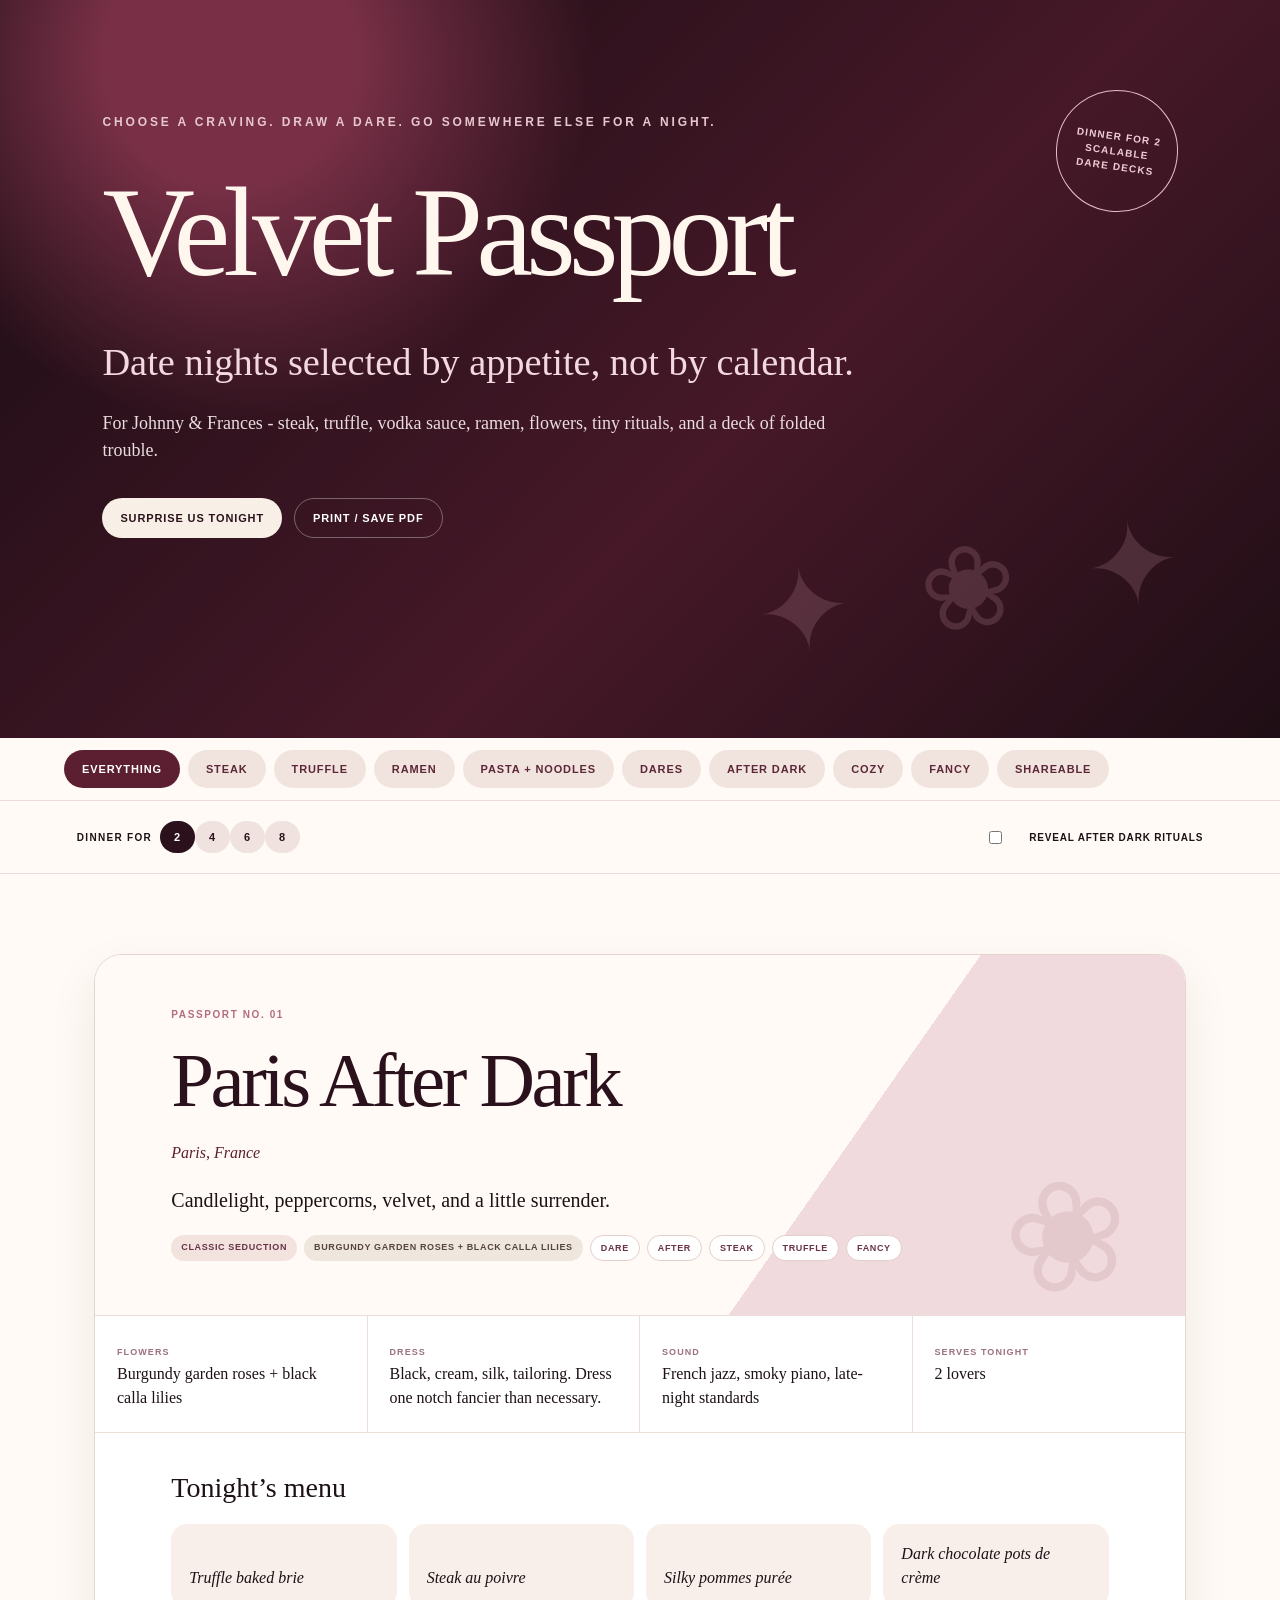
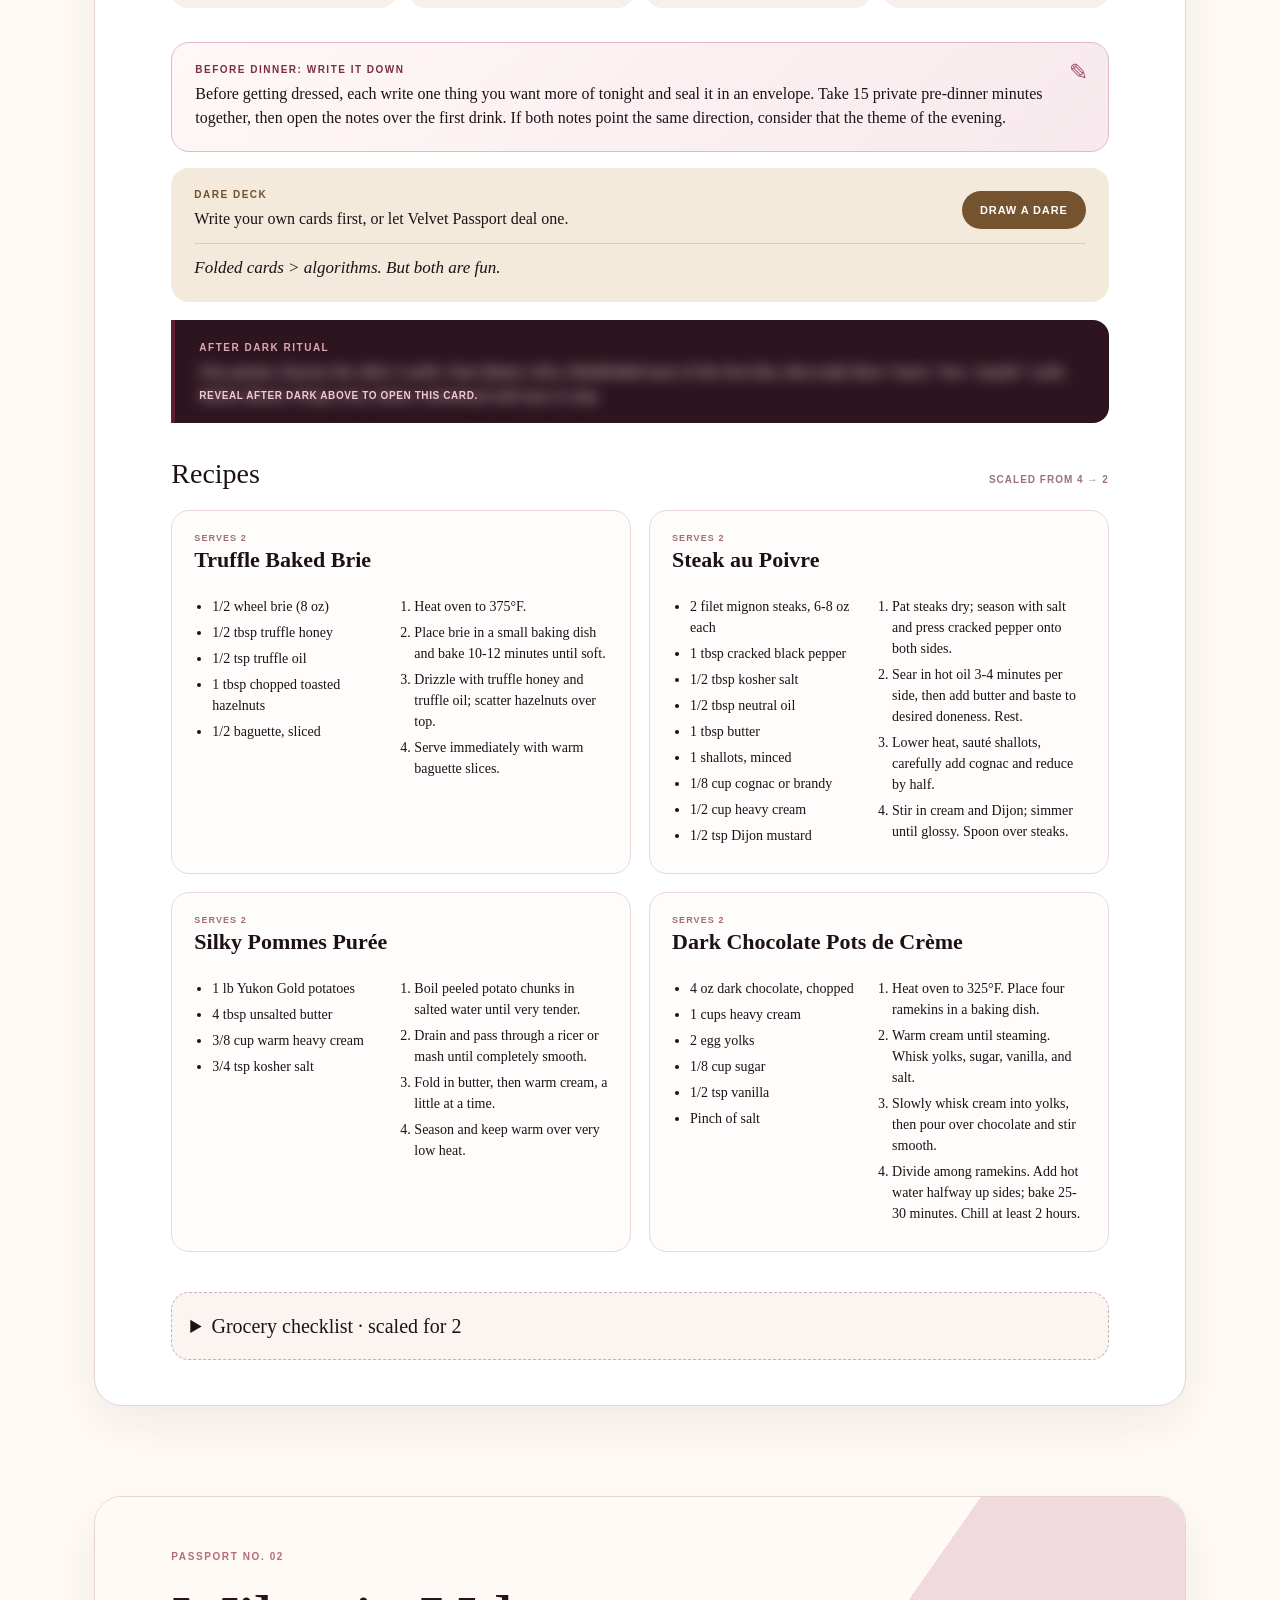
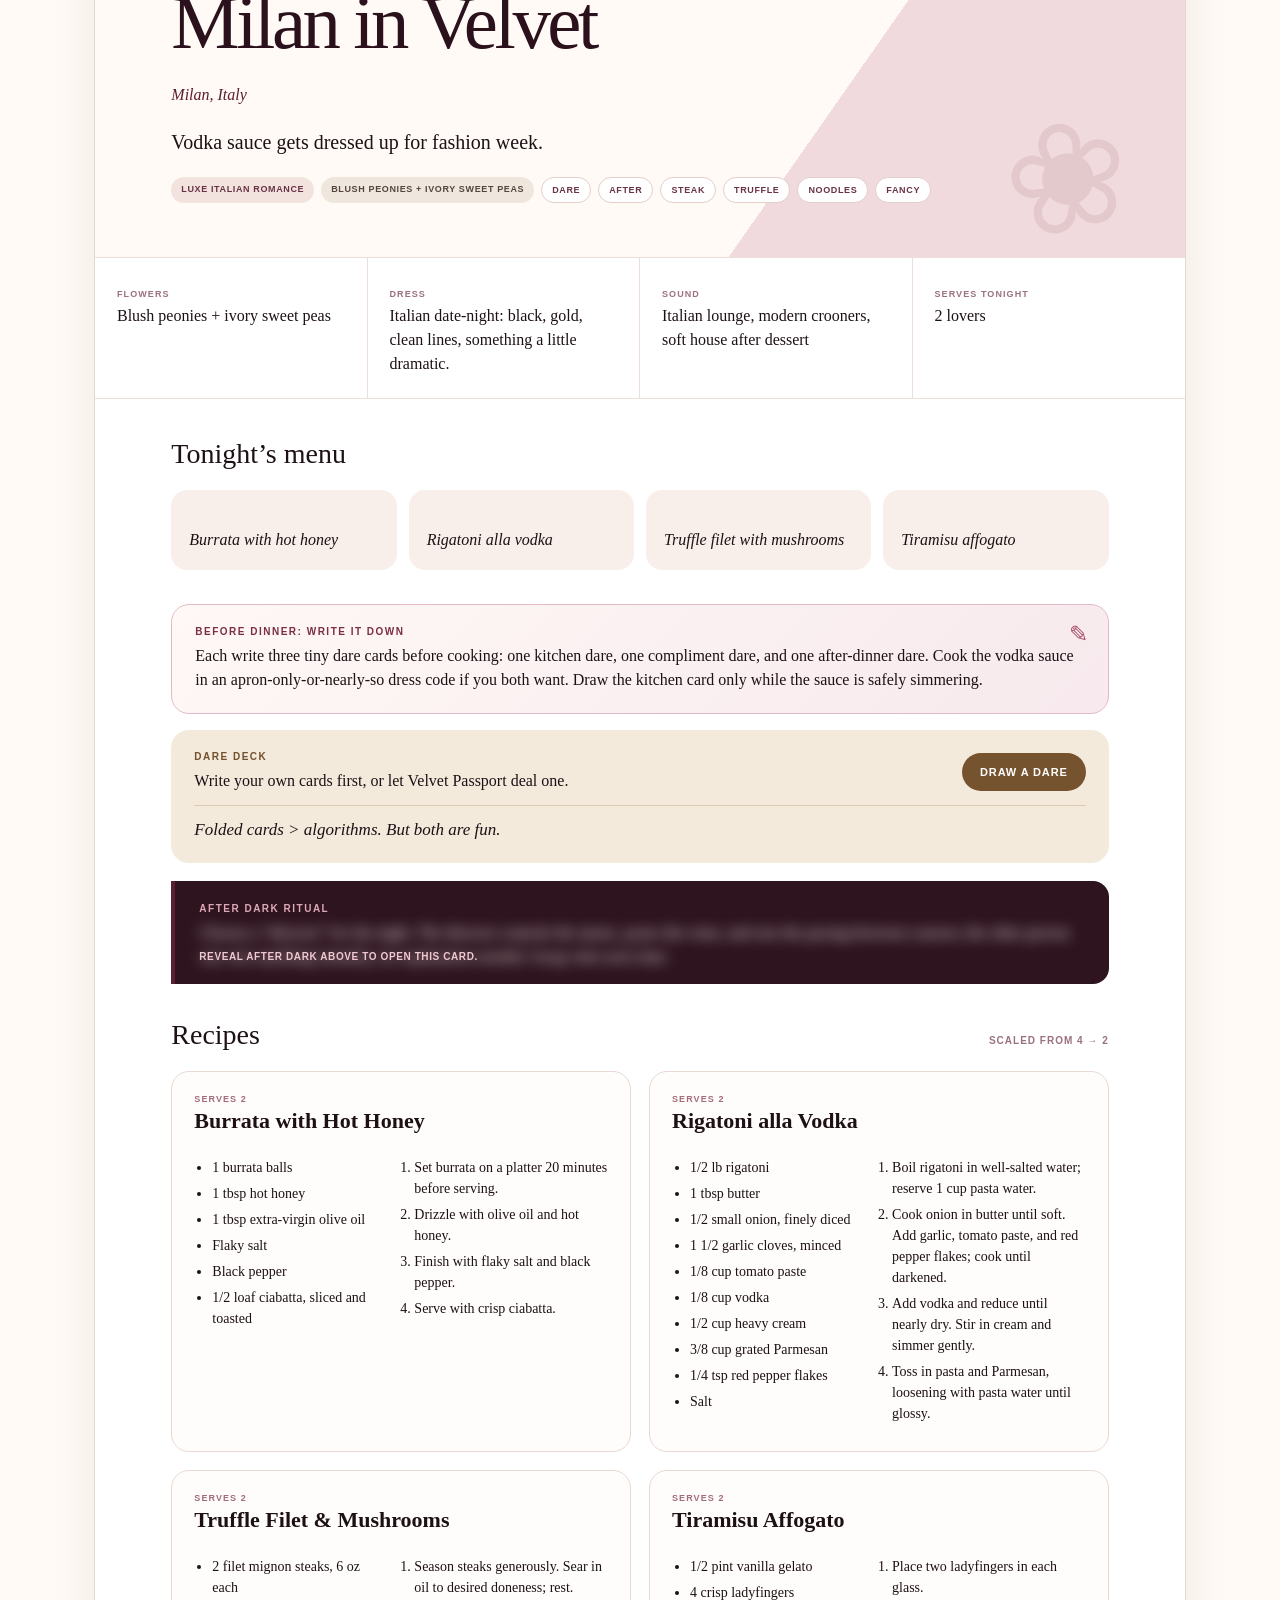
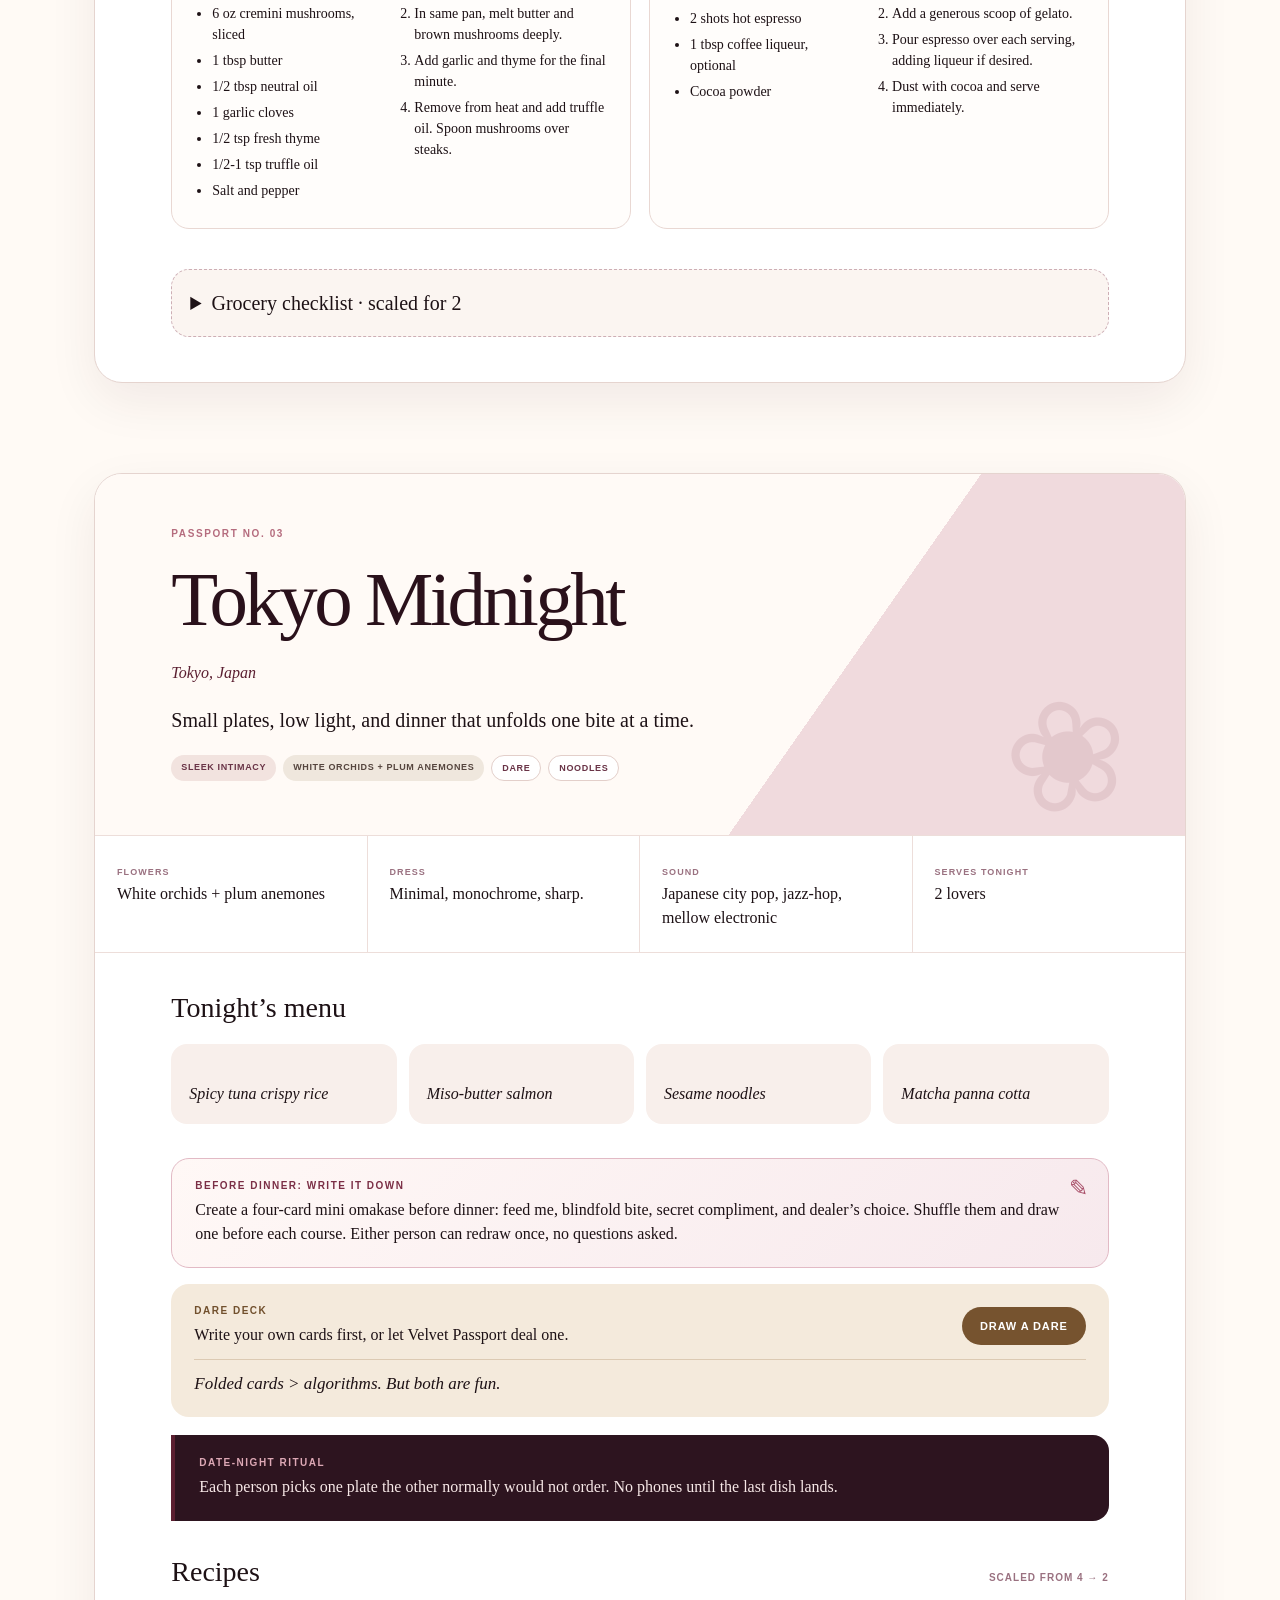
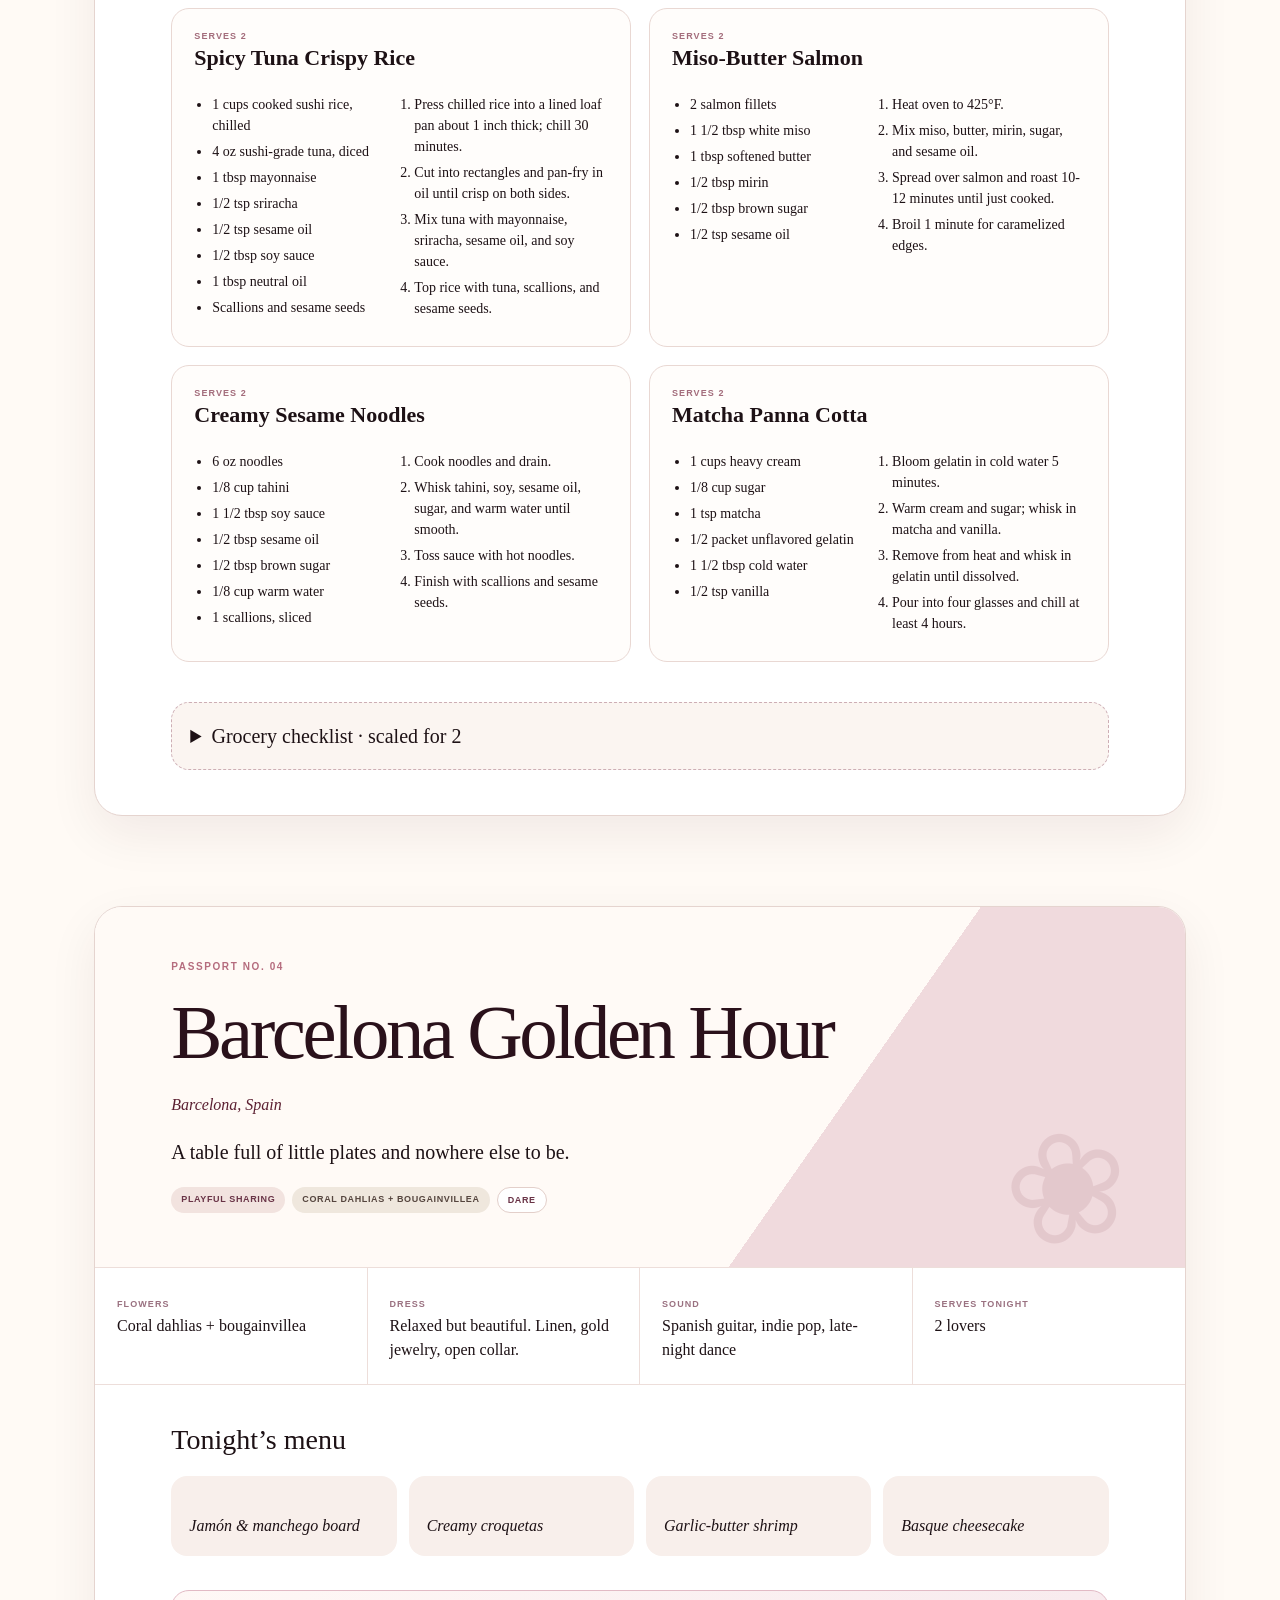
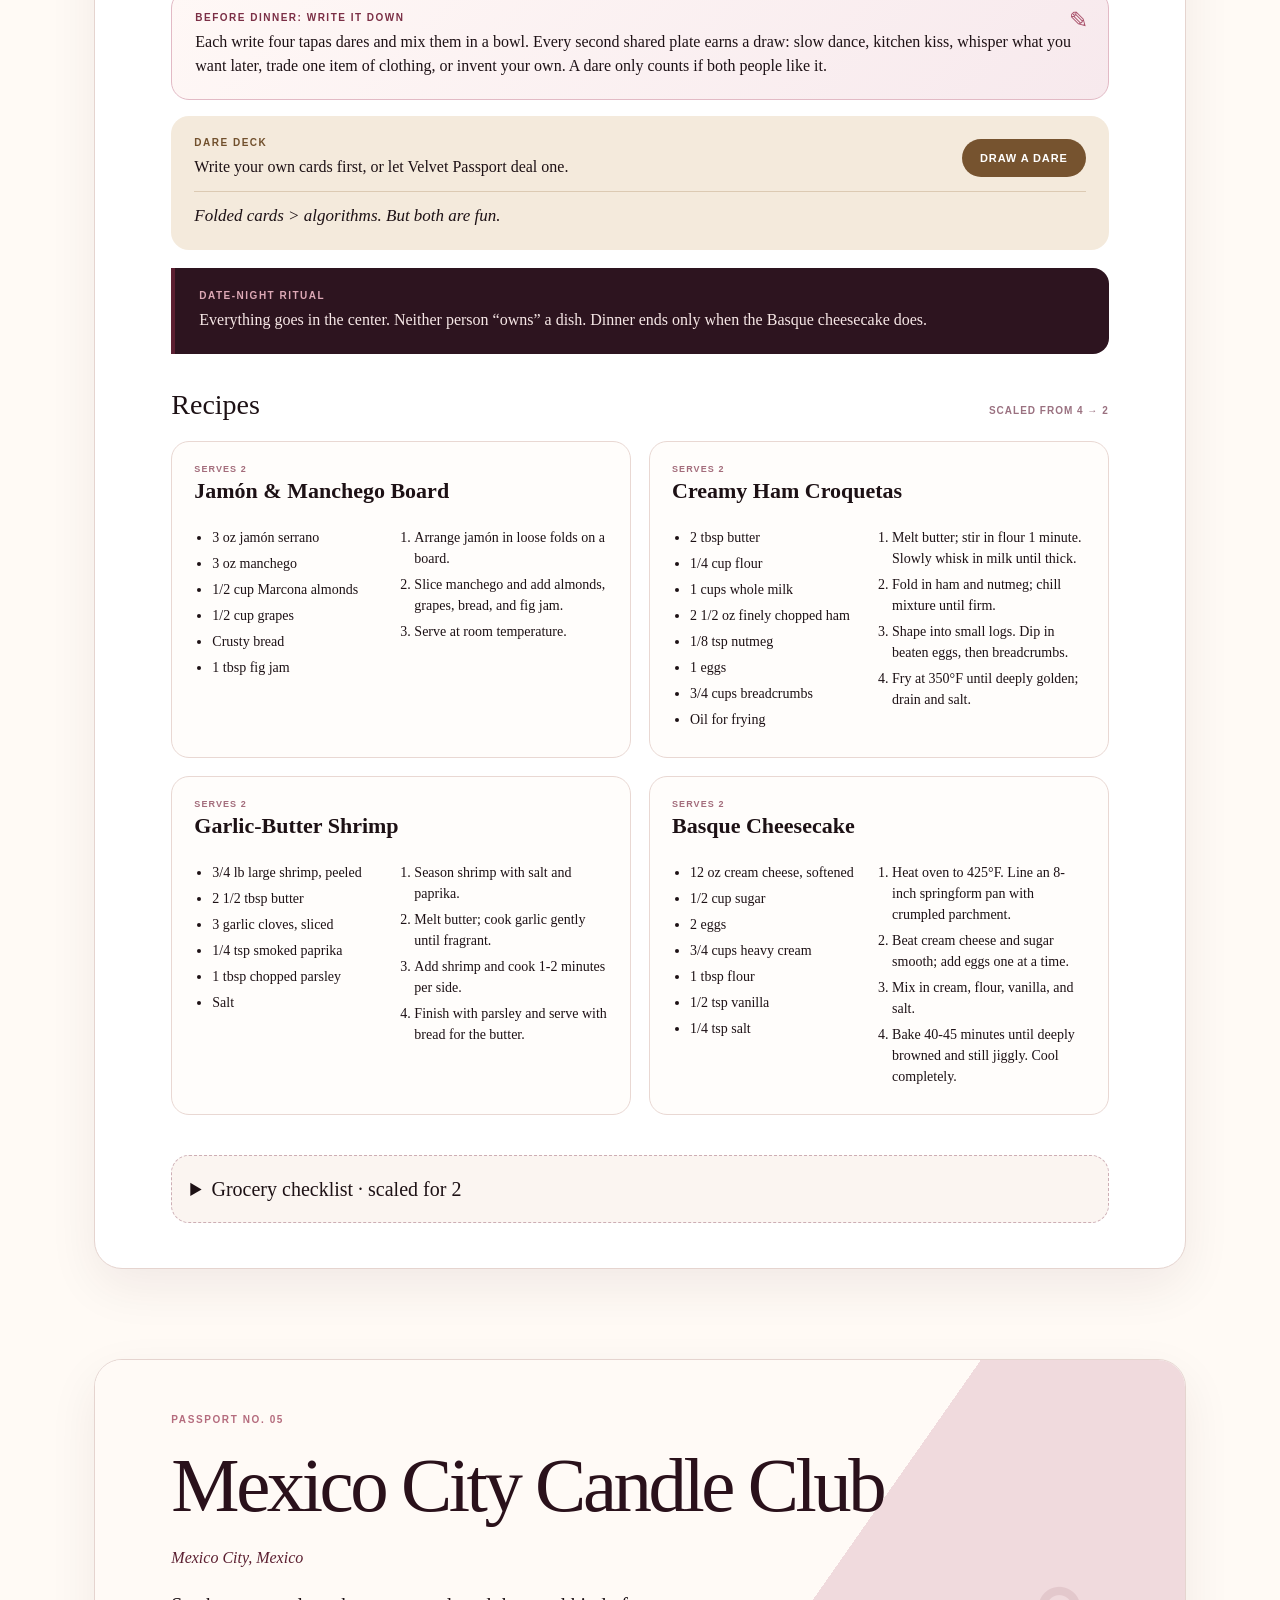
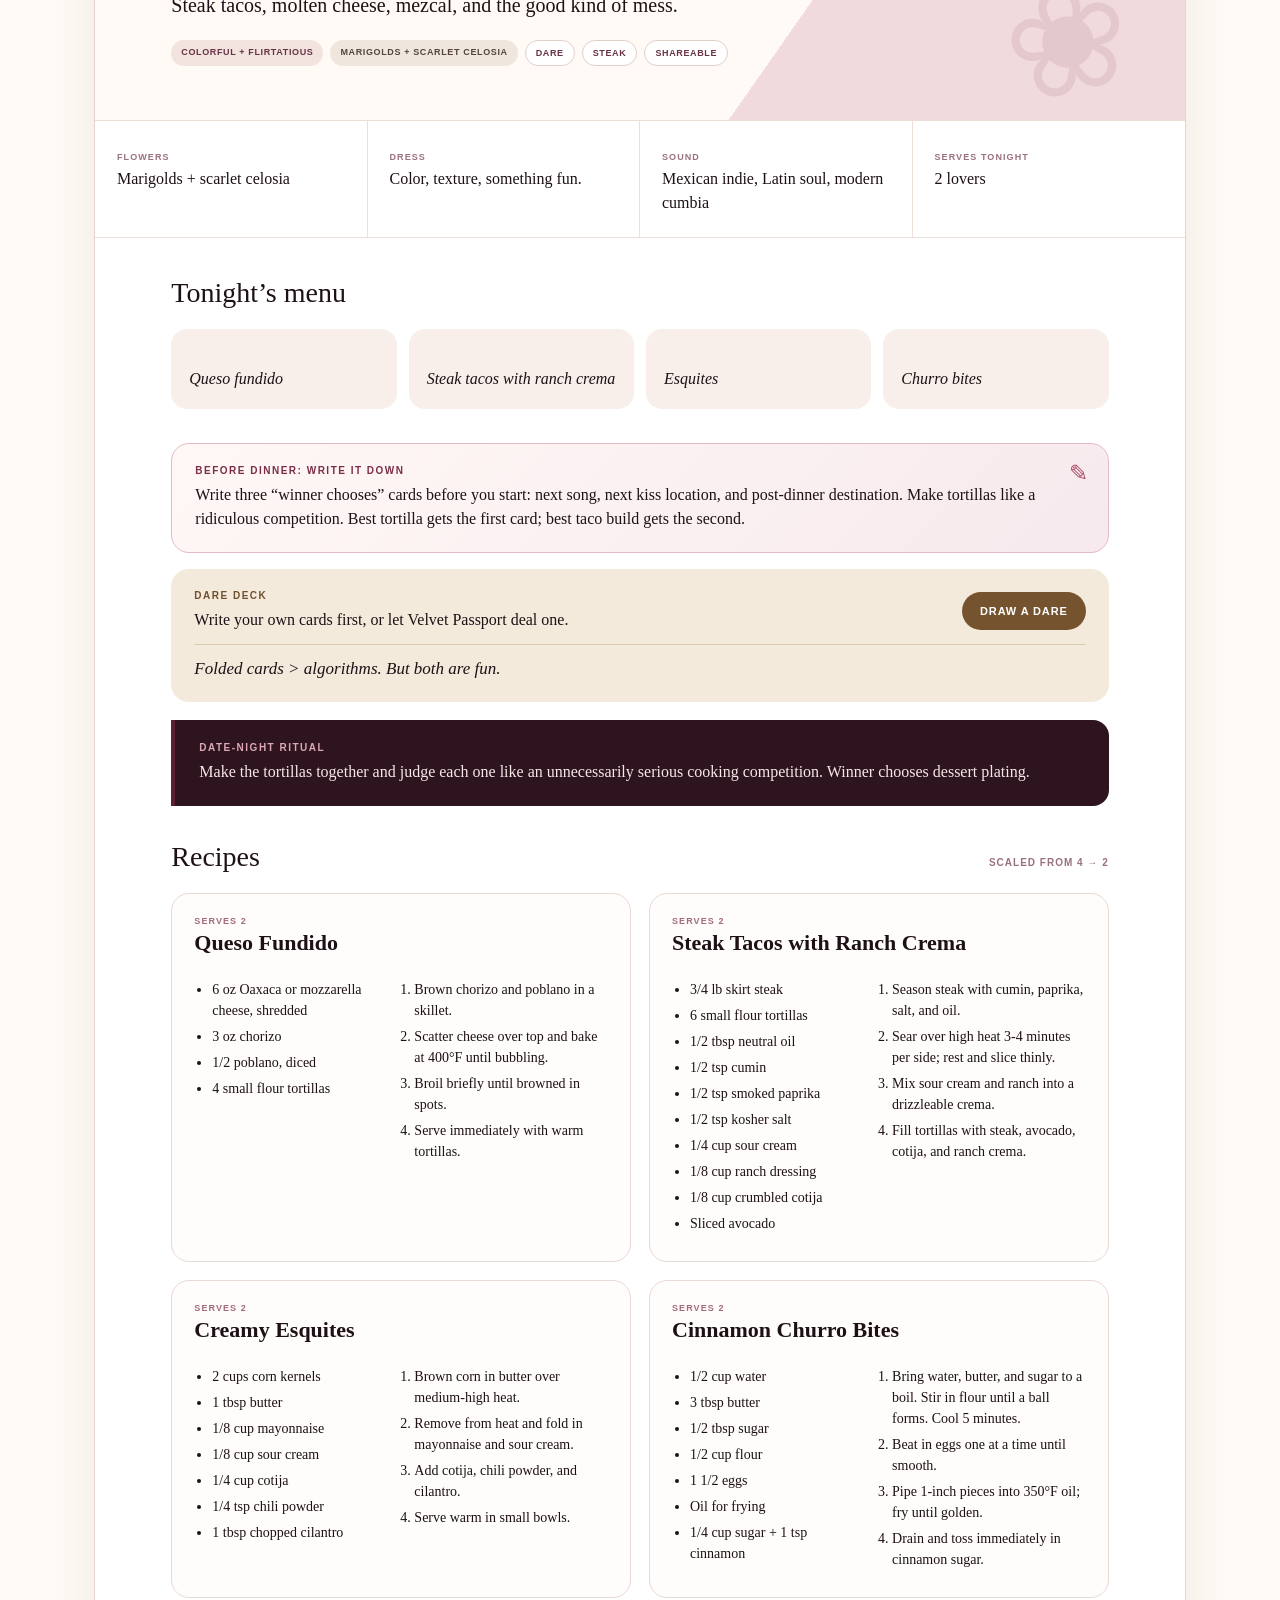
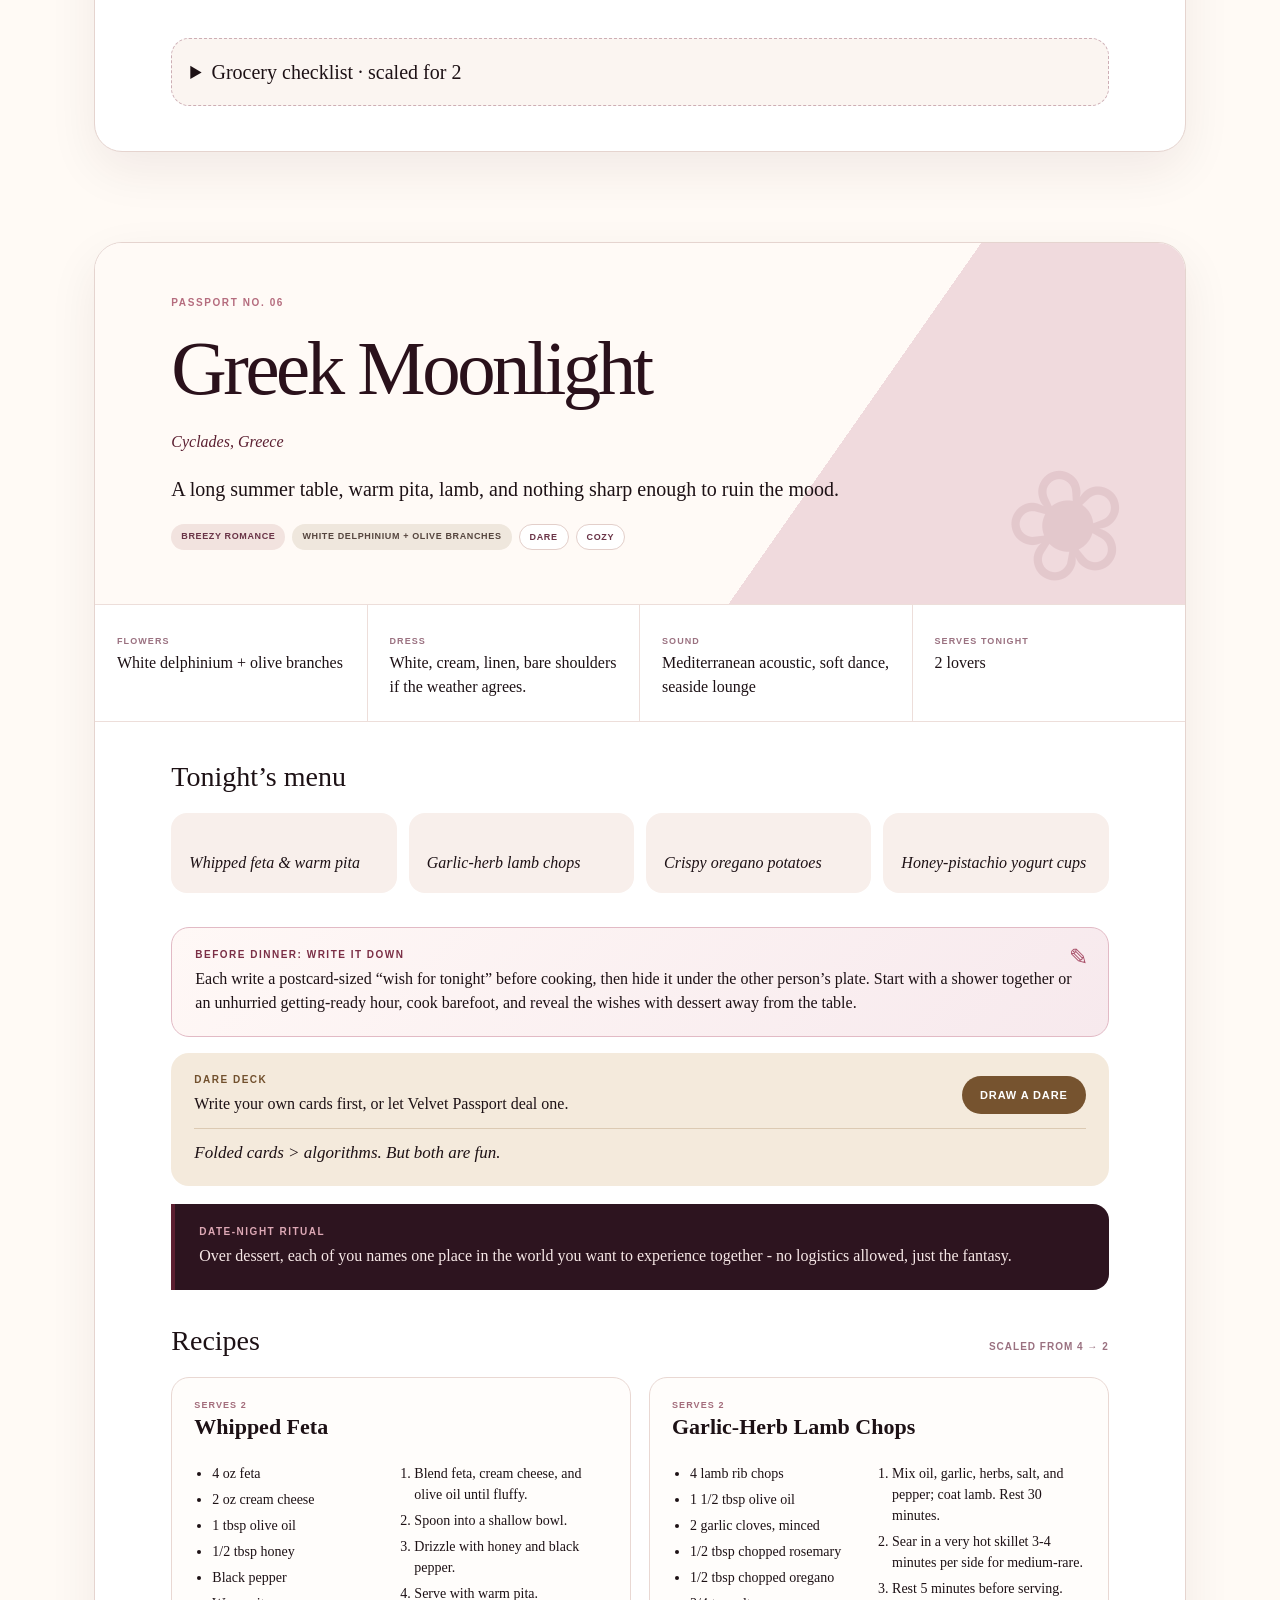
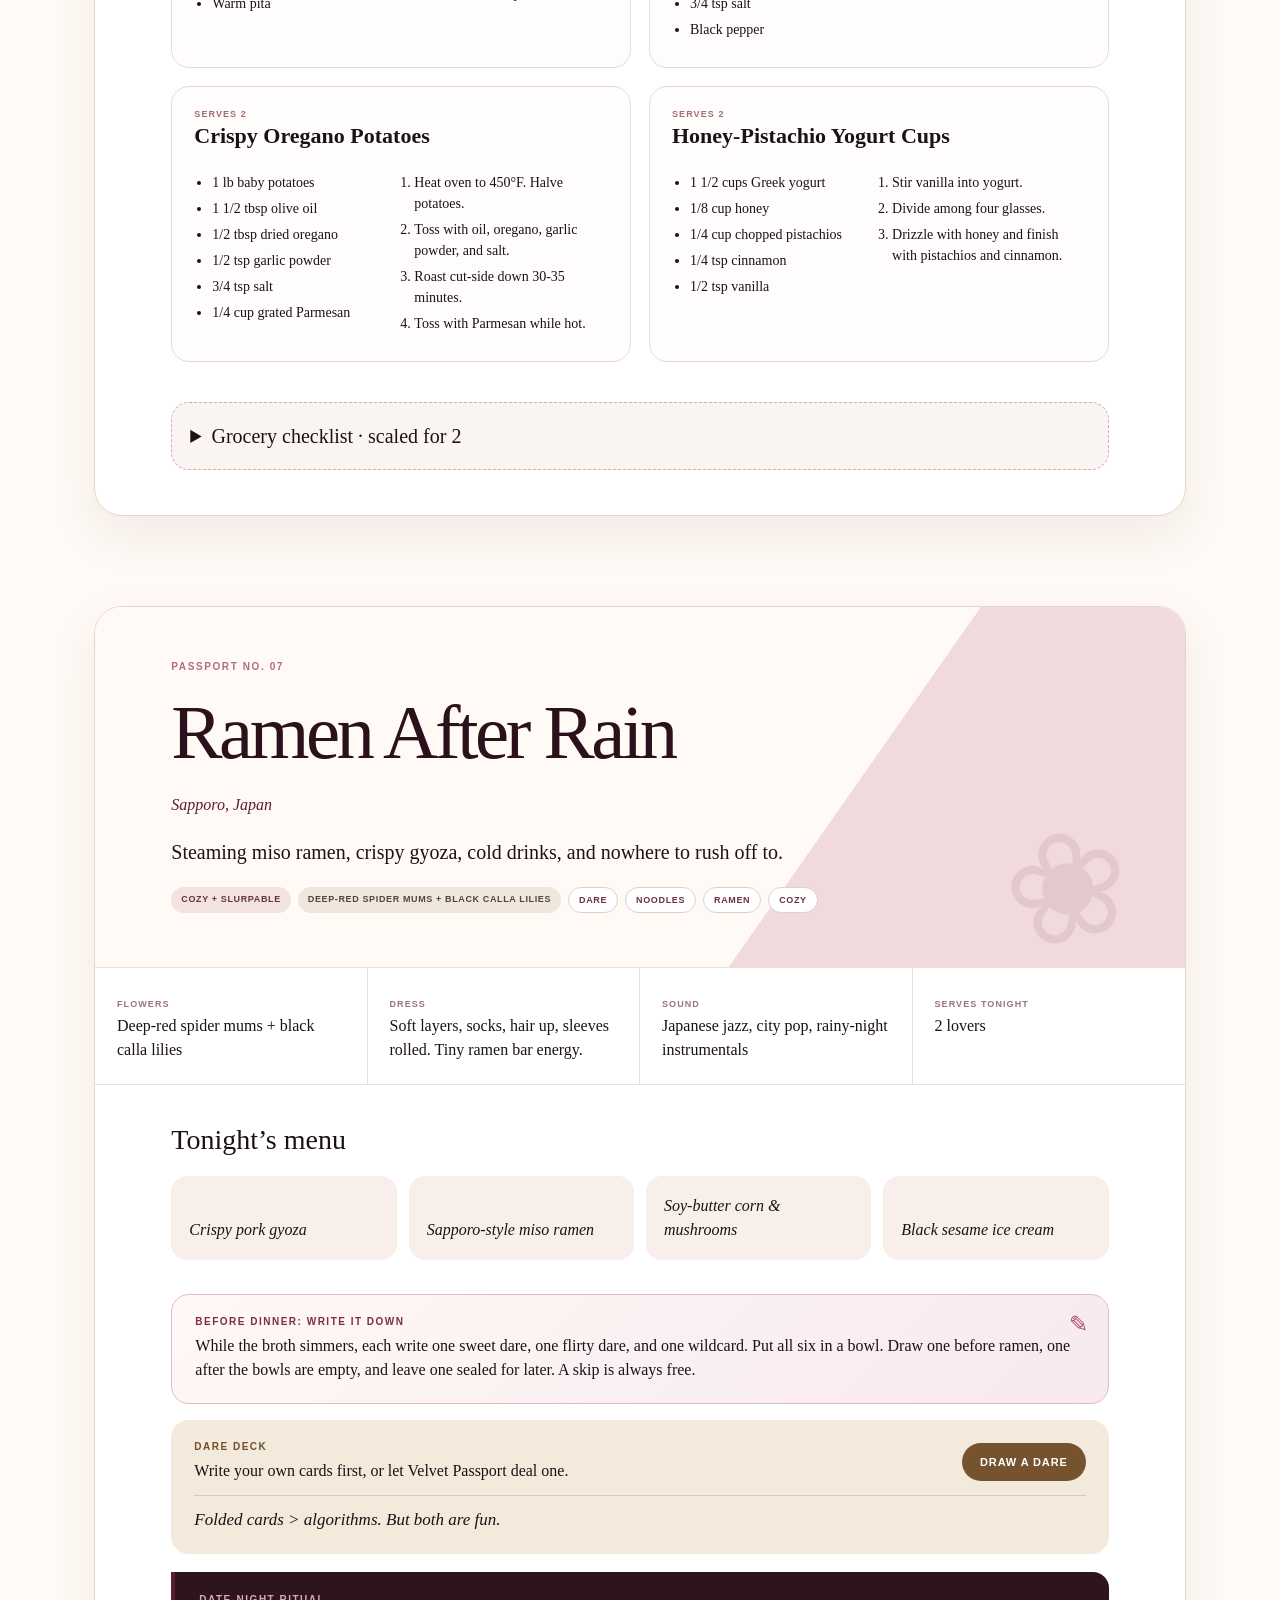
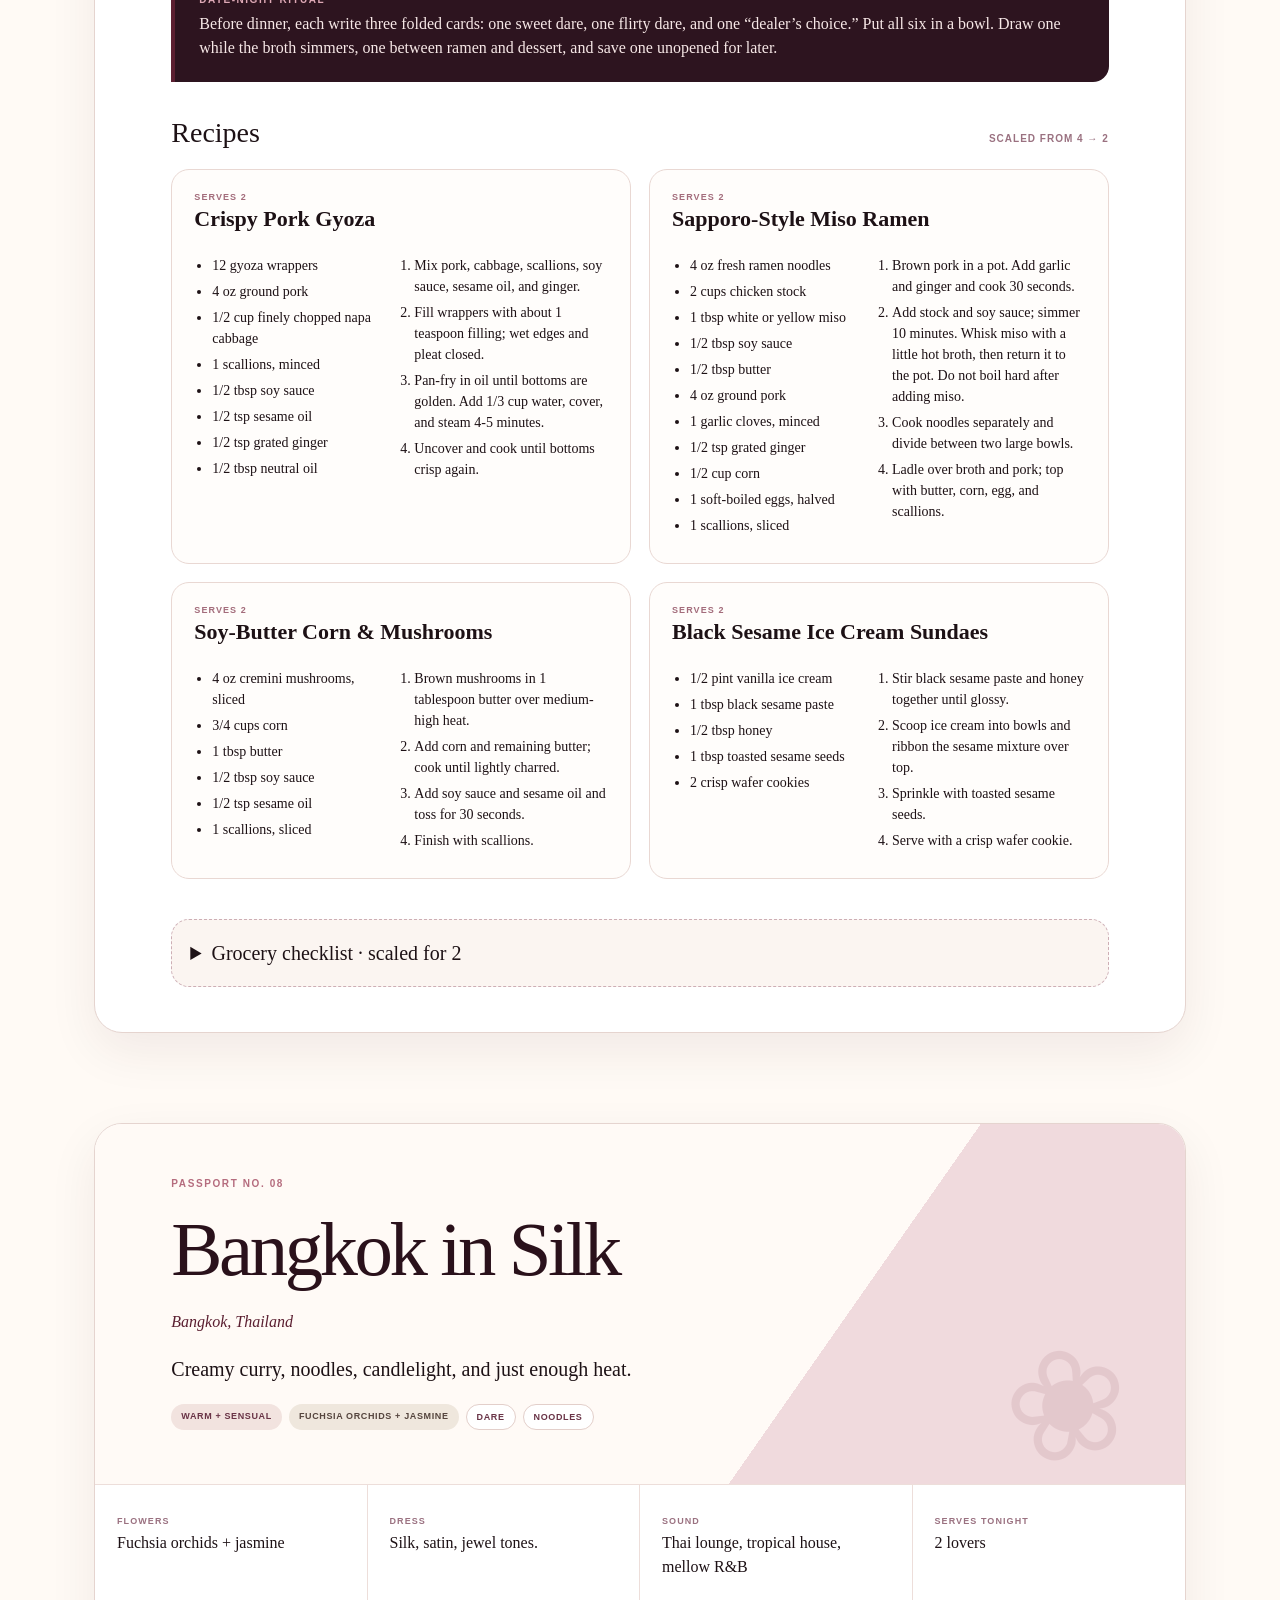
<file: Velvet_Passport_Standalone.html>
<!doctype html><html lang="en"><head><meta charset="utf-8"><meta name="viewport" content="width=device-width,initial-scale=1"><title>Velvet Passport - Choose Your Night</title><style>:root{--ink:#1d1115;--wine:#5b1f31;--deep:#2a111b;--rose:#b56c7e;--cream:#f8f0e6;--paper:#fffaf5;--gold:#b78c57}*{box-sizing:border-box}html{scroll-behavior:smooth}body{margin:0;background:var(--paper);color:var(--ink);font-family:Georgia,'Times New Roman',serif;line-height:1.5}.hero{min-height:82vh;background:radial-gradient(circle at 18% 8%,#793047 0 10%,transparent 29%),linear-gradient(135deg,#180c12,#461828 58%,#1f0e15);color:#fff6ee;padding:9vw 8vw;position:relative;overflow:hidden}.hero:after{content:"✦  ❀  ✦";position:absolute;right:6vw;bottom:5vw;font-size:clamp(50px,9vw,130px);letter-spacing:.18em;color:#dca9b7;opacity:.18;transform:rotate(-8deg)}.eyebrow{font:600 12px Arial,sans-serif;letter-spacing:.24em;color:#e7c7cf;max-width:800px}.hero h1{font-size:clamp(60px,10vw,150px);font-weight:400;letter-spacing:-.055em;margin:.05em 0}.dek{font-size:clamp(23px,3vw,42px);margin:0;color:#f3d9df}.sub{max-width:760px;font-size:18px;color:#eadcdf}.hero-actions{display:flex;gap:12px;margin-top:34px;flex-wrap:wrap}button{font:700 11px Arial,sans-serif;letter-spacing:.08em;text-transform:uppercase;border:0;border-radius:999px;padding:13px 18px;background:var(--cream);color:var(--deep);cursor:pointer}.ghost{background:transparent;color:white;border:1px solid #ffffff55}.stamp{position:absolute;right:8vw;top:7vw;border:1px solid #e6bdc7;border-radius:50%;width:122px;height:122px;display:grid;place-items:center;text-align:center;font:700 10px/1.5 Arial,sans-serif;letter-spacing:.12em;transform:rotate(8deg);color:#efced6}.selection-nav{position:sticky;top:0;z-index:20;display:flex;gap:8px;overflow:auto;padding:12px 5vw;background:#fffaf5ee;backdrop-filter:blur(14px);border-bottom:1px solid #eadbd7}.navchip{white-space:nowrap;background:#f1e4df;color:#5c2736}.navchip.active{background:var(--wine);color:#fff}.controls{padding:20px 6vw;display:flex;justify-content:space-between;gap:20px;flex-wrap:wrap;border-bottom:1px solid #eadbd7}.controls span,.serve-control>span{font:700 10px Arial,sans-serif;text-transform:uppercase;letter-spacing:.13em;margin-right:8px}.serve{background:#f0e3df;padding:10px 14px}.serve.active{background:var(--deep);color:white}.toggle{font:700 10px Arial,sans-serif;text-transform:uppercase;letter-spacing:.08em;display:flex;align-items:center;gap:8px}.toggle input{accent-color:var(--wine)}main{max-width:1220px;margin:auto;padding:30px 5vw 90px}.night{margin:50px 0 90px;border:1px solid #e5d4cf;background:#fff;box-shadow:0 18px 50px #37111f12;border-radius:28px;overflow:hidden}.night-head{padding:54px 7%;background:linear-gradient(125deg,#fffaf6 0 66%,#f0dadd 66%);position:relative}.night-head:after{content:"❀";position:absolute;right:5%;bottom:-34px;font-size:150px;color:#7c3044;opacity:.10;transform:rotate(-14deg)}.passport{font:700 10px Arial,sans-serif;letter-spacing:.16em;text-transform:uppercase;color:var(--rose)}.night h2{font-size:clamp(40px,6vw,78px);font-weight:400;letter-spacing:-.045em;margin:3px 0;color:var(--deep)}.city{font-style:italic;color:var(--wine)}.tagline{font-size:20px;max-width:700px}.badges{display:flex;gap:7px;flex-wrap:wrap;margin-top:18px}.badge{font:700 9px Arial,sans-serif;letter-spacing:.07em;text-transform:uppercase;border-radius:999px;padding:7px 10px;background:#f2e3df;color:#693346}.flower-badge{background:#efe7dd;color:#55453e}.badge.tag{background:#fff;border:1px solid #e3cfca}.details{display:grid;grid-template-columns:repeat(4,1fr);border-top:1px solid #eddeda;border-bottom:1px solid #eddeda}.detail{padding:22px;border-right:1px solid #eddeda}.detail:last-child{border-right:0}.detail small{font:700 9px Arial,sans-serif;letter-spacing:.12em;text-transform:uppercase;color:#9a7180}.menu-wrap{padding:34px 7%}.menu-wrap h3,.recipes h3{font-size:28px;font-weight:400;margin:0 0 15px}.menu{display:grid;grid-template-columns:repeat(4,1fr);gap:12px}.menu-item{border-radius:16px;background:#f8efeb;padding:18px;font-style:italic;min-height:80px;display:flex;align-items:flex-end}.playful{margin:0 7% 16px;padding:21px 23px;border:1px solid #e2bac5;border-radius:18px;background:linear-gradient(135deg,#fff8f6,#f7e9ed);position:relative}.playful:before{content:'✎';position:absolute;right:20px;top:13px;color:#a84e68;font-size:23px}.playful strong,.dare-box strong,.ritual strong{display:block;font:700 10px Arial,sans-serif;letter-spacing:.15em;text-transform:uppercase;margin-bottom:7px}.playful strong{color:#7b2f46}.dare-box{margin:0 7% 18px;padding:21px 23px;background:#f4eadc;border-radius:18px;display:grid;grid-template-columns:1fr auto;gap:12px;align-items:center}.dare-box strong{color:#71502d}.dare-box p{margin:0}.draw-dare{background:#76532f;color:white}.dare-result{grid-column:1/-1;padding-top:11px;border-top:1px solid #dccab3;font-style:italic;font-size:17px}.ritual{margin:0 7% 30px;padding:22px 24px;border-left:4px solid var(--wine);background:#2d141f;color:#f7e8e7;border-radius:0 16px 16px 0}.ritual strong{color:#dda8b5}.ritual.blurred .ritual-text{filter:blur(7px);user-select:none}.ritual.blurred:after{content:'Reveal After Dark above to open this card.';display:block;font:700 10px Arial,sans-serif;letter-spacing:.06em;text-transform:uppercase;color:#f0c8d1;margin-top:-18px;position:relative}.recipes{padding:0 7% 40px}.recipes-title{display:flex;align-items:baseline;justify-content:space-between;gap:16px}.recipes-title span{font:700 10px Arial,sans-serif;text-transform:uppercase;letter-spacing:.1em;color:#9a7180}.recipe-grid{display:grid;grid-template-columns:repeat(2,1fr);gap:18px}.recipe{border:1px solid #e9d8d3;border-radius:18px;padding:22px;background:#fffdfb}.recipe h4{font-size:22px;margin:0 0 8px}.serves{font:700 9px Arial,sans-serif;letter-spacing:.12em;text-transform:uppercase;color:#a36c7b}.recipe-columns{display:grid;grid-template-columns:1fr 1.15fr;gap:18px;margin-top:15px}.recipe ul,.recipe ol{margin:0;padding-left:18px;font-size:14px}.recipe li{margin:5px 0}.grocery{margin:0 7% 45px;border:1px dashed #cdaeb5;border-radius:18px;padding:18px;background:#fbf5f1}.grocery summary{cursor:pointer;font-size:20px}.grocery-list{columns:2;margin-top:12px}.grocery label{display:block;break-inside:avoid;font-size:14px;margin:6px 0}.grocery input{accent-color:var(--wine)}footer{text-align:center;padding:75px 20px;background:var(--deep);color:#f5e6e3}.flower-mark{font-size:75px;color:#b9657d}footer h2{font-size:46px;font-weight:400;margin:0}footer a{color:#ecc9d0}@media(max-width:800px){.stamp{display:none}.details,.menu,.recipe-grid{grid-template-columns:1fr 1fr}.recipe-columns{grid-template-columns:1fr}.grocery-list{columns:1}}@media(max-width:540px){.hero{padding:17vh 7vw 10vh}.details,.menu,.recipe-grid{grid-template-columns:1fr}.detail{border-right:0;border-bottom:1px solid #eddeda}.night-head{padding:40px 8%}.dare-box{grid-template-columns:1fr}.draw-dare{justify-self:start}.controls{align-items:flex-start}.recipes-title{align-items:flex-start;flex-direction:column}.stamp{display:none}}@media print{.hero{min-height:auto;padding:45px 40px;background:#2a111b!important;color:#fff6ee!important}.hero-actions,.controls,.selection-nav,.draw-dare,.grocery,footer a{display:none!important}.night{break-before:page;margin:0;border:0;box-shadow:none;border-radius:0}.night-head{padding:28px}.details{grid-template-columns:repeat(4,1fr)}.detail{padding:10px}.menu-wrap{padding:17px 30px}.playful,.dare-box,.ritual{margin:0 30px 13px;break-inside:avoid;padding:14px 16px}.recipes{padding:0 30px 16px}.recipe{break-inside:avoid;padding:15px}.recipe-grid{gap:8px}.recipe h4{font-size:16px}.recipe-columns{gap:7px}.recipe ul,.recipe ol{font-size:9px}.night h2{font-size:38px}.tagline{font-size:14px}.dare-result{font-size:12px}@page{size:Letter;margin:.32in}}</style></head><body>
<header class="hero" id="top"><div class="eyebrow">CHOOSE A CRAVING. DRAW A DARE. GO SOMEWHERE ELSE FOR A NIGHT.</div><h1>Velvet Passport</h1><p class="dek">Date nights selected by appetite, not by calendar.</p><p class="sub">For Johnny &amp; Frances - steak, truffle, vodka sauce, ramen, flowers, tiny rituals, and a deck of folded trouble.</p><div class="hero-actions"><button id="surprise">Surprise us tonight</button><button class="ghost" onclick="window.print()">Print / Save PDF</button></div><div class="stamp">DINNER FOR 2<br>SCALABLE<br>DARE DECKS</div></header>
<nav class="selection-nav" id="selectionNav"><button class="navchip active" data-filter="all">Everything</button><button class="navchip" data-filter="steak">Steak</button><button class="navchip" data-filter="truffle">Truffle</button><button class="navchip" data-filter="ramen">Ramen</button><button class="navchip" data-filter="noodles">Pasta + noodles</button><button class="navchip" data-filter="dare">Dares</button><button class="navchip" data-filter="after">After Dark</button><button class="navchip" data-filter="cozy">Cozy</button><button class="navchip" data-filter="fancy">Fancy</button><button class="navchip" data-filter="shareable">Shareable</button></nav>
<section class="controls"><div class="serve-control"><span>Dinner for</span><button class="serve" data-servings="2">2</button><button class="serve" data-servings="4">4</button><button class="serve" data-servings="6">6</button><button class="serve" data-servings="8">8</button></div><label class="toggle"><input type="checkbox" id="afterToggle"><span></span> Reveal After Dark rituals</label></section>
<main id="app"></main><footer><div class="flower-mark">✿</div><h2>Pick by appetite.</h2><p>No months. No order. Tonight only needs a craving and a little nerve.</p><a href="#top">Back to the top ↑</a></footer>
<script>window.NIGHTS=[{"id": "paris", "city": "Paris, France", "title": "Paris After Dark", "tagline": "Candlelight, peppercorns, velvet, and a little surrender.", "mood": "Classic seduction", "flowers": "Burgundy garden roses + black calla lilies", "dress": "Black, cream, silk, tailoring. Dress one notch fancier than necessary.", "music": "French jazz, smoky piano, late-night standards", "after": true, "ritual": "One partner chooses the other’s outfit. Start dinner with a blindfolded taste of the first bite, then trade three “more / less / maybe” cards before dessert. Keep every choice consensual and easy to stop.", "menu": ["Truffle baked brie", "Steak au poivre", "Silky pommes purée", "Dark chocolate pots de crème"], "recipes": [["Truffle Baked Brie", ["1 wheel brie (8 oz)", "1 tbsp truffle honey", "1 tsp truffle oil", "2 tbsp chopped toasted hazelnuts", "1 baguette, sliced"], ["Heat oven to 375°F.", "Place brie in a small baking dish and bake 10-12 minutes until soft.", "Drizzle with truffle honey and truffle oil; scatter hazelnuts over top.", "Serve immediately with warm baguette slices."]], ["Steak au Poivre", ["4 filet mignon steaks, 6-8 oz each", "2 tbsp cracked black pepper", "1 tbsp kosher salt", "1 tbsp neutral oil", "2 tbsp butter", "2 shallots, minced", "1/3 cup cognac or brandy", "1 cup heavy cream", "1 tsp Dijon mustard"], ["Pat steaks dry; season with salt and press cracked pepper onto both sides.", "Sear in hot oil 3-4 minutes per side, then add butter and baste to desired doneness. Rest.", "Lower heat, sauté shallots, carefully add cognac and reduce by half.", "Stir in cream and Dijon; simmer until glossy. Spoon over steaks."]], ["Silky Pommes Purée", ["2 lb Yukon Gold potatoes", "8 tbsp unsalted butter", "3/4 cup warm heavy cream", "1 1/2 tsp kosher salt"], ["Boil peeled potato chunks in salted water until very tender.", "Drain and pass through a ricer or mash until completely smooth.", "Fold in butter, then warm cream, a little at a time.", "Season and keep warm over very low heat."]], ["Dark Chocolate Pots de Crème", ["8 oz dark chocolate, chopped", "2 cups heavy cream", "4 egg yolks", "1/4 cup sugar", "1 tsp vanilla", "Pinch of salt"], ["Heat oven to 325°F. Place four ramekins in a baking dish.", "Warm cream until steaming. Whisk yolks, sugar, vanilla, and salt.", "Slowly whisk cream into yolks, then pour over chocolate and stir smooth.", "Divide among ramekins. Add hot water halfway up sides; bake 25-30 minutes. Chill at least 2 hours."]]], "playful": "Before getting dressed, each write one thing you want more of tonight and seal it in an envelope. Take 15 private pre-dinner minutes together, then open the notes over the first drink. If both notes point the same direction, consider that the theme of the evening.", "dares": ["Choose the other person’s next song.", "Give a one-minute shoulder massage before the next course.", "Whisper one thing you have wanted to hear from them lately.", "Slow dance through one entire song.", "Trade one item of clothing for the next course.", "Call a five-minute private intermission before dessert."], "tags": ["dare", "after", "steak", "truffle", "fancy"]}, {"id": "milan", "city": "Milan, Italy", "title": "Milan in Velvet", "tagline": "Vodka sauce gets dressed up for fashion week.", "mood": "Luxe Italian romance", "flowers": "Blush peonies + ivory sweet peas", "dress": "Italian date-night: black, gold, clean lines, something a little dramatic.", "music": "Italian lounge, modern crooners, soft house after dessert", "after": true, "ritual": "Choose a “director” for the night. The director controls the music, pours the wine, and sets the pacing between courses; the other person can veto anything instantly, no explanation needed. Swap roles next time.", "menu": ["Burrata with hot honey", "Rigatoni alla vodka", "Truffle filet with mushrooms", "Tiramisu affogato"], "recipes": [["Burrata with Hot Honey", ["2 burrata balls", "2 tbsp hot honey", "2 tbsp extra-virgin olive oil", "Flaky salt", "Black pepper", "1 loaf ciabatta, sliced and toasted"], ["Set burrata on a platter 20 minutes before serving.", "Drizzle with olive oil and hot honey.", "Finish with flaky salt and black pepper.", "Serve with crisp ciabatta."]], ["Rigatoni alla Vodka", ["1 lb rigatoni", "2 tbsp butter", "1 small onion, finely diced", "3 garlic cloves, minced", "1/3 cup tomato paste", "1/3 cup vodka", "1 cup heavy cream", "3/4 cup grated Parmesan", "1/2 tsp red pepper flakes", "Salt"], ["Boil rigatoni in well-salted water; reserve 1 cup pasta water.", "Cook onion in butter until soft. Add garlic, tomato paste, and red pepper flakes; cook until darkened.", "Add vodka and reduce until nearly dry. Stir in cream and simmer gently.", "Toss in pasta and Parmesan, loosening with pasta water until glossy."]], ["Truffle Filet & Mushrooms", ["4 filet mignon steaks, 6 oz each", "12 oz cremini mushrooms, sliced", "2 tbsp butter", "1 tbsp neutral oil", "2 garlic cloves", "1 tsp fresh thyme", "1-2 tsp truffle oil", "Salt and pepper"], ["Season steaks generously. Sear in oil to desired doneness; rest.", "In same pan, melt butter and brown mushrooms deeply.", "Add garlic and thyme for the final minute.", "Remove from heat and add truffle oil. Spoon mushrooms over steaks."]], ["Tiramisu Affogato", ["1 pint vanilla gelato", "8 crisp ladyfingers", "4 shots hot espresso", "2 tbsp coffee liqueur, optional", "Cocoa powder"], ["Place two ladyfingers in each glass.", "Add a generous scoop of gelato.", "Pour espresso over each serving, adding liqueur if desired.", "Dust with cocoa and serve immediately."]]], "playful": "Each write three tiny dare cards before cooking: one kitchen dare, one compliment dare, and one after-dinner dare. Cook the vodka sauce in an apron-only-or-nearly-so dress code if you both want. Draw the kitchen card only while the sauce is safely simmering.", "dares": ["The other person picks your apron or cooking outfit.", "Kiss until the song changes, then get back to the sauce.", "Feed each other the next three bites.", "Give one very specific compliment you have not said before.", "The “director” chooses dessert location.", "Write one after-dinner request and hand it over folded."], "tags": ["dare", "after", "steak", "truffle", "noodles", "fancy"]}, {"id": "tokyo", "city": "Tokyo, Japan", "title": "Tokyo Midnight", "tagline": "Small plates, low light, and dinner that unfolds one bite at a time.", "mood": "Sleek intimacy", "flowers": "White orchids + plum anemones", "dress": "Minimal, monochrome, sharp.", "music": "Japanese city pop, jazz-hop, mellow electronic", "after": false, "ritual": "Each person picks one plate the other normally would not order. No phones until the last dish lands.", "menu": ["Spicy tuna crispy rice", "Miso-butter salmon", "Sesame noodles", "Matcha panna cotta"], "recipes": [["Spicy Tuna Crispy Rice", ["2 cups cooked sushi rice, chilled", "8 oz sushi-grade tuna, diced", "2 tbsp mayonnaise", "1 tsp sriracha", "1 tsp sesame oil", "1 tbsp soy sauce", "2 tbsp neutral oil", "Scallions and sesame seeds"], ["Press chilled rice into a lined loaf pan about 1 inch thick; chill 30 minutes.", "Cut into rectangles and pan-fry in oil until crisp on both sides.", "Mix tuna with mayonnaise, sriracha, sesame oil, and soy sauce.", "Top rice with tuna, scallions, and sesame seeds."]], ["Miso-Butter Salmon", ["4 salmon fillets", "3 tbsp white miso", "2 tbsp softened butter", "1 tbsp mirin", "1 tbsp brown sugar", "1 tsp sesame oil"], ["Heat oven to 425°F.", "Mix miso, butter, mirin, sugar, and sesame oil.", "Spread over salmon and roast 10-12 minutes until just cooked.", "Broil 1 minute for caramelized edges."]], ["Creamy Sesame Noodles", ["12 oz noodles", "1/3 cup tahini", "3 tbsp soy sauce", "1 tbsp sesame oil", "1 tbsp brown sugar", "1/3 cup warm water", "2 scallions, sliced"], ["Cook noodles and drain.", "Whisk tahini, soy, sesame oil, sugar, and warm water until smooth.", "Toss sauce with hot noodles.", "Finish with scallions and sesame seeds."]], ["Matcha Panna Cotta", ["2 cups heavy cream", "1/3 cup sugar", "2 tsp matcha", "1 packet unflavored gelatin", "3 tbsp cold water", "1 tsp vanilla"], ["Bloom gelatin in cold water 5 minutes.", "Warm cream and sugar; whisk in matcha and vanilla.", "Remove from heat and whisk in gelatin until dissolved.", "Pour into four glasses and chill at least 4 hours."]]], "playful": "Create a four-card mini omakase before dinner: feed me, blindfold bite, secret compliment, and dealer’s choice. Shuffle them and draw one before each course. Either person can redraw once, no questions asked.", "dares": ["Feed the first bite of the next course.", "Blindfold one mystery bite.", "Choose a song that reminds you of the other person.", "Give a whispered compliment in ten words or fewer.", "Sit on the same side of the table for the next course.", "Dealer’s choice: invent a gentle dare together."], "tags": ["dare", "noodles"]}, {"id": "barcelona", "city": "Barcelona, Spain", "title": "Barcelona Golden Hour", "tagline": "A table full of little plates and nowhere else to be.", "mood": "Playful sharing", "flowers": "Coral dahlias + bougainvillea", "dress": "Relaxed but beautiful. Linen, gold jewelry, open collar.", "music": "Spanish guitar, indie pop, late-night dance", "after": false, "ritual": "Everything goes in the center. Neither person “owns” a dish. Dinner ends only when the Basque cheesecake does.", "menu": ["Jamón & manchego board", "Creamy croquetas", "Garlic-butter shrimp", "Basque cheesecake"], "recipes": [["Jamón & Manchego Board", ["6 oz jamón serrano", "6 oz manchego", "1 cup Marcona almonds", "1 cup grapes", "Crusty bread", "2 tbsp fig jam"], ["Arrange jamón in loose folds on a board.", "Slice manchego and add almonds, grapes, bread, and fig jam.", "Serve at room temperature."]], ["Creamy Ham Croquetas", ["4 tbsp butter", "1/2 cup flour", "2 cups whole milk", "5 oz finely chopped ham", "1/4 tsp nutmeg", "2 eggs", "1 1/2 cups breadcrumbs", "Oil for frying"], ["Melt butter; stir in flour 1 minute. Slowly whisk in milk until thick.", "Fold in ham and nutmeg; chill mixture until firm.", "Shape into small logs. Dip in beaten eggs, then breadcrumbs.", "Fry at 350°F until deeply golden; drain and salt."]], ["Garlic-Butter Shrimp", ["1 1/2 lb large shrimp, peeled", "5 tbsp butter", "6 garlic cloves, sliced", "1/2 tsp smoked paprika", "2 tbsp chopped parsley", "Salt"], ["Season shrimp with salt and paprika.", "Melt butter; cook garlic gently until fragrant.", "Add shrimp and cook 1-2 minutes per side.", "Finish with parsley and serve with bread for the butter."]], ["Basque Cheesecake", ["24 oz cream cheese, softened", "1 cup sugar", "4 eggs", "1 1/2 cups heavy cream", "2 tbsp flour", "1 tsp vanilla", "1/2 tsp salt"], ["Heat oven to 425°F. Line an 8-inch springform pan with crumpled parchment.", "Beat cream cheese and sugar smooth; add eggs one at a time.", "Mix in cream, flour, vanilla, and salt.", "Bake 40-45 minutes until deeply browned and still jiggly. Cool completely."]]], "playful": "Each write four tapas dares and mix them in a bowl. Every second shared plate earns a draw: slow dance, kitchen kiss, whisper what you want later, trade one item of clothing, or invent your own. A dare only counts if both people like it.", "dares": ["Slow dance for one song.", "Kiss in the kitchen before plating the next dish.", "Trade one accessory or item of clothing.", "Say what you want more of tonight.", "Feed each other the next bite.", "Move dessert somewhere other than the table."], "tags": ["dare"]}, {"id": "mexico", "city": "Mexico City, Mexico", "title": "Mexico City Candle Club", "tagline": "Steak tacos, molten cheese, mezcal, and the good kind of mess.", "mood": "Colorful + flirtatious", "flowers": "Marigolds + scarlet celosia", "dress": "Color, texture, something fun.", "music": "Mexican indie, Latin soul, modern cumbia", "after": false, "ritual": "Make the tortillas together and judge each one like an unnecessarily serious cooking competition. Winner chooses dessert plating.", "menu": ["Queso fundido", "Steak tacos with ranch crema", "Esquites", "Churro bites"], "recipes": [["Queso Fundido", ["12 oz Oaxaca or mozzarella cheese, shredded", "6 oz chorizo", "1 poblano, diced", "8 small flour tortillas"], ["Brown chorizo and poblano in a skillet.", "Scatter cheese over top and bake at 400°F until bubbling.", "Broil briefly until browned in spots.", "Serve immediately with warm tortillas."]], ["Steak Tacos with Ranch Crema", ["1 1/2 lb skirt steak", "12 small flour tortillas", "1 tbsp neutral oil", "1 tsp cumin", "1 tsp smoked paprika", "1 tsp kosher salt", "1/2 cup sour cream", "1/4 cup ranch dressing", "1/4 cup crumbled cotija", "Sliced avocado"], ["Season steak with cumin, paprika, salt, and oil.", "Sear over high heat 3-4 minutes per side; rest and slice thinly.", "Mix sour cream and ranch into a drizzleable crema.", "Fill tortillas with steak, avocado, cotija, and ranch crema."]], ["Creamy Esquites", ["4 cups corn kernels", "2 tbsp butter", "1/3 cup mayonnaise", "1/3 cup sour cream", "1/2 cup cotija", "1/2 tsp chili powder", "2 tbsp chopped cilantro"], ["Brown corn in butter over medium-high heat.", "Remove from heat and fold in mayonnaise and sour cream.", "Add cotija, chili powder, and cilantro.", "Serve warm in small bowls."]], ["Cinnamon Churro Bites", ["1 cup water", "6 tbsp butter", "1 tbsp sugar", "1 cup flour", "3 eggs", "Oil for frying", "1/2 cup sugar + 1 tsp cinnamon"], ["Bring water, butter, and sugar to a boil. Stir in flour until a ball forms. Cool 5 minutes.", "Beat in eggs one at a time until smooth.", "Pipe 1-inch pieces into 350°F oil; fry until golden.", "Drain and toss immediately in cinnamon sugar."]]], "playful": "Write three “winner chooses” cards before you start: next song, next kiss location, and post-dinner destination. Make tortillas like a ridiculous competition. Best tortilla gets the first card; best taco build gets the second.", "dares": ["Winner chooses where the next kiss happens.", "Loser makes the winner’s next taco.", "Pick the next three songs.", "Do a 60-second dance break while the tortillas rest.", "Write a one-line request for later.", "Winner chooses where dessert is eaten."], "tags": ["dare", "steak", "shareable"]}, {"id": "greek", "city": "Cyclades, Greece", "title": "Greek Moonlight", "tagline": "A long summer table, warm pita, lamb, and nothing sharp enough to ruin the mood.", "mood": "Breezy romance", "flowers": "White delphinium + olive branches", "dress": "White, cream, linen, bare shoulders if the weather agrees.", "music": "Mediterranean acoustic, soft dance, seaside lounge", "after": false, "ritual": "Over dessert, each of you names one place in the world you want to experience together - no logistics allowed, just the fantasy.", "menu": ["Whipped feta & warm pita", "Garlic-herb lamb chops", "Crispy oregano potatoes", "Honey-pistachio yogurt cups"], "recipes": [["Whipped Feta", ["8 oz feta", "4 oz cream cheese", "2 tbsp olive oil", "1 tbsp honey", "Black pepper", "Warm pita"], ["Blend feta, cream cheese, and olive oil until fluffy.", "Spoon into a shallow bowl.", "Drizzle with honey and black pepper.", "Serve with warm pita."]], ["Garlic-Herb Lamb Chops", ["8 lamb rib chops", "3 tbsp olive oil", "4 garlic cloves, minced", "1 tbsp chopped rosemary", "1 tbsp chopped oregano", "1 1/2 tsp salt", "Black pepper"], ["Mix oil, garlic, herbs, salt, and pepper; coat lamb. Rest 30 minutes.", "Sear in a very hot skillet 3-4 minutes per side for medium-rare.", "Rest 5 minutes before serving."]], ["Crispy Oregano Potatoes", ["2 lb baby potatoes", "3 tbsp olive oil", "1 tbsp dried oregano", "1 tsp garlic powder", "1 1/2 tsp salt", "1/2 cup grated Parmesan"], ["Heat oven to 450°F. Halve potatoes.", "Toss with oil, oregano, garlic powder, and salt.", "Roast cut-side down 30-35 minutes.", "Toss with Parmesan while hot."]], ["Honey-Pistachio Yogurt Cups", ["3 cups Greek yogurt", "1/3 cup honey", "1/2 cup chopped pistachios", "1/2 tsp cinnamon", "1 tsp vanilla"], ["Stir vanilla into yogurt.", "Divide among four glasses.", "Drizzle with honey and finish with pistachios and cinnamon."]]], "playful": "Each write a postcard-sized “wish for tonight” before cooking, then hide it under the other person’s plate. Start with a shower together or an unhurried getting-ready hour, cook barefoot, and reveal the wishes with dessert away from the table.", "dares": ["Take dessert outside or onto the floor with pillows.", "Give the other person a five-minute hand or shoulder massage.", "Share one travel fantasy you would actually book.", "Put phones away until tomorrow morning.", "Choose the other person’s final drink.", "Write one wish for the rest of the night."], "tags": ["dare", "cozy"]}, {"id": "seoul", "city": "Sapporo, Japan", "title": "Ramen After Rain", "tagline": "Steaming miso ramen, crispy gyoza, cold drinks, and nowhere to rush off to.", "mood": "Cozy + slurpable", "flowers": "Deep-red spider mums + black calla lilies", "dress": "Soft layers, socks, hair up, sleeves rolled. Tiny ramen bar energy.", "music": "Japanese jazz, city pop, rainy-night instrumentals", "after": false, "ritual": "Before dinner, each write three folded cards: one sweet dare, one flirty dare, and one “dealer’s choice.” Put all six in a bowl. Draw one while the broth simmers, one between ramen and dessert, and save one unopened for later.", "menu": ["Crispy pork gyoza", "Sapporo-style miso ramen", "Soy-butter corn & mushrooms", "Black sesame ice cream"], "recipes": [["Crispy Pork Gyoza", ["24 gyoza wrappers", "8 oz ground pork", "1 cup finely chopped napa cabbage", "2 scallions, minced", "1 tbsp soy sauce", "1 tsp sesame oil", "1 tsp grated ginger", "1 tbsp neutral oil"], ["Mix pork, cabbage, scallions, soy sauce, sesame oil, and ginger.", "Fill wrappers with about 1 teaspoon filling; wet edges and pleat closed.", "Pan-fry in oil until bottoms are golden. Add 1/3 cup water, cover, and steam 4-5 minutes.", "Uncover and cook until bottoms crisp again."]], ["Sapporo-Style Miso Ramen", ["8 oz fresh ramen noodles", "4 cups chicken stock", "2 tbsp white or yellow miso", "1 tbsp soy sauce", "1 tbsp butter", "8 oz ground pork", "2 garlic cloves, minced", "1 tsp grated ginger", "1 cup corn", "2 soft-boiled eggs, halved", "2 scallions, sliced"], ["Brown pork in a pot. Add garlic and ginger and cook 30 seconds.", "Add stock and soy sauce; simmer 10 minutes. Whisk miso with a little hot broth, then return it to the pot. Do not boil hard after adding miso.", "Cook noodles separately and divide between two large bowls.", "Ladle over broth and pork; top with butter, corn, egg, and scallions."]], ["Soy-Butter Corn & Mushrooms", ["8 oz cremini mushrooms, sliced", "1 1/2 cups corn", "2 tbsp butter", "1 tbsp soy sauce", "1 tsp sesame oil", "2 scallions, sliced"], ["Brown mushrooms in 1 tablespoon butter over medium-high heat.", "Add corn and remaining butter; cook until lightly charred.", "Add soy sauce and sesame oil and toss for 30 seconds.", "Finish with scallions."]], ["Black Sesame Ice Cream Sundaes", ["1 pint vanilla ice cream", "2 tbsp black sesame paste", "1 tbsp honey", "2 tbsp toasted sesame seeds", "4 crisp wafer cookies"], ["Stir black sesame paste and honey together until glossy.", "Scoop ice cream into bowls and ribbon the sesame mixture over top.", "Sprinkle with toasted sesame seeds.", "Serve with a crisp wafer cookie."]]], "playful": "While the broth simmers, each write one sweet dare, one flirty dare, and one wildcard. Put all six in a bowl. Draw one before ramen, one after the bowls are empty, and leave one sealed for later. A skip is always free.", "dares": ["Feed the other person the first perfect ramen bite.", "Choose the next song and pull them in for a kitchen dance.", "Write one post-ramen request and fold it shut.", "Swap seats and sit shoulder-to-shoulder.", "Take a five-minute no-talking cuddle break while the broth simmers.", "Dealer’s choice: invent one dare together."], "tags": ["dare", "noodles", "ramen", "cozy"]}, {"id": "bangkok", "city": "Bangkok, Thailand", "title": "Bangkok in Silk", "tagline": "Creamy curry, noodles, candlelight, and just enough heat.", "mood": "Warm + sensual", "flowers": "Fuchsia orchids + jasmine", "dress": "Silk, satin, jewel tones.", "music": "Thai lounge, tropical house, mellow R&B", "after": false, "ritual": "Taste the curry together as it cooks. Add heat gradually until one of you calls it. That person chooses the dessert bowls.", "menu": ["Chicken satay", "Panang beef curry", "Pad see ew", "Mango sticky rice"], "recipes": [["Chicken Satay", ["1 1/2 lb chicken thighs, strips", "1 cup coconut milk", "1 tbsp curry powder", "1 tbsp brown sugar", "1 tbsp soy sauce", "Wooden skewers"], ["Mix coconut milk, curry powder, sugar, and soy. Marinate chicken 30 minutes.", "Thread onto skewers.", "Grill or broil 3-4 minutes per side.", "Serve hot with peanut sauce if desired."]], ["Panang Beef Curry", ["1 1/2 lb sirloin, thinly sliced", "2 tbsp Panang curry paste", "2 cans coconut milk", "1 tbsp peanut butter", "1 tbsp brown sugar", "1 tbsp fish sauce", "1 red bell pepper, sliced", "Thai basil"], ["Fry curry paste in the thick coconut cream from one can until fragrant.", "Add beef and cook briefly.", "Stir in remaining coconut milk, peanut butter, sugar, fish sauce, and pepper.", "Simmer 8-10 minutes; finish with basil."]], ["Pad See Ew", ["12 oz wide rice noodles", "1 lb chicken or beef, sliced", "2 eggs", "3 cups Chinese broccoli or broccolini", "3 tbsp dark soy sauce", "2 tbsp regular soy sauce", "1 tbsp brown sugar", "2 tbsp oil"], ["Mix both soy sauces and sugar.", "Sear meat in hot oil; remove. Scramble eggs briefly.", "Add noodles and broccoli; toss over high heat.", "Return meat and add sauce; cook until noodles are lightly charred."]], ["Mango Sticky Rice", ["2 cups glutinous rice, cooked", "1 can coconut milk", "1/3 cup sugar", "1/2 tsp salt", "2 ripe mangoes, sliced"], ["Warm coconut milk with sugar and salt until dissolved.", "Pour about two-thirds over hot sticky rice; rest 15 minutes.", "Divide rice among plates with mango.", "Spoon remaining coconut sauce over top."]]], "playful": "Build a six-card silk-and-spice deck before dinner: outfit choice, feed me a bite, kitchen kiss, slow dance, whisper a request, dealer’s choice. Draw one every time you finish a cooking step. If the card does not fit the moment, put it back and redraw.", "dares": ["Choose the other person’s outfit detail.", "Feed them one bite with eyes closed.", "Whisper one request before the next cooking step.", "Dance until the current song ends.", "Trade one clothing item or accessory.", "Call a two-minute kitchen make-out timeout."], "tags": ["dare", "noodles"]}, {"id": "buenos", "city": "Buenos Aires, Argentina", "title": "Buenos Aires at Midnight", "tagline": "Steakhouse glamour with the lights turned down.", "mood": "Slow-burn steak night", "flowers": "Burgundy dahlias + trailing amaranthus", "dress": "Dark tailoring, red accent, perfume/cologne you save for nights out.", "music": "Tango, smoky jazz, slow Latin soul", "after": true, "ritual": "One person leads the first course - music, seating, pace, pour. During that course, the other person only needs to say what they want more of, less of, or want stopped. Then drop the game and enjoy dinner.", "menu": ["Provoleta", "Ribeye with Malbec pan sauce", "Truffle crispy potatoes", "Dulce de leche crêpes"], "recipes": [["Provoleta", ["12 oz provolone, cut into thick rounds", "1 tsp dried oregano", "1/2 tsp crushed red pepper", "1 tbsp olive oil", "Crusty bread"], ["Heat oven-safe skillet under broiler.", "Add provolone and broil until bubbling and browned.", "Finish with oregano, red pepper, and olive oil.", "Serve immediately with bread."]], ["Ribeye with Malbec Pan Sauce", ["4 ribeyes, 10-12 oz each", "Salt and black pepper", "1 tbsp oil", "2 tbsp butter", "1 shallot, minced", "1 cup Malbec", "1 cup beef stock"], ["Season steaks and sear in hot oil to desired doneness; rest.", "Cook shallot in 1 tbsp butter. Add Malbec and reduce by two-thirds.", "Add stock and reduce until lightly syrupy.", "Whisk in remaining butter and spoon over steaks."]], ["Truffle Crispy Potatoes", ["2 lb baby potatoes", "3 tbsp olive oil", "1 1/2 tsp salt", "1/2 cup grated Parmesan", "1 tsp truffle oil"], ["Boil potatoes until just tender; drain and lightly smash.", "Roast at 450°F with oil and salt until deeply crisp, 30-35 minutes.", "Toss with Parmesan and truffle oil while hot."]], ["Dulce de Leche Crêpes", ["1 cup flour", "2 eggs", "1 1/4 cups milk", "2 tbsp melted butter", "1 tbsp sugar", "1 cup dulce de leche", "Vanilla ice cream"], ["Whisk flour, eggs, milk, butter, and sugar smooth; rest 15 minutes.", "Cook thin crêpes in a lightly buttered skillet.", "Warm dulce de leche until spreadable.", "Fill crêpes, fold, and serve with vanilla ice cream."]]], "playful": "Before the steak hits the pan, each write one “lead me” card and one “surprise me” card. Take 20 private pre-dinner minutes together, then draw a card after the steaks rest. The person leading the tango later also chooses when dessert begins.", "dares": ["Lead one full tango song.", "Choose the other person’s final drink.", "Give a slow one-minute neck or shoulder massage.", "Write one “surprise me” note for later.", "The leader chooses dessert timing.", "Take a ten-minute private intermission before dessert."], "tags": ["dare", "after", "steak", "truffle", "fancy"]}, {"id": "marrakech", "city": "Marrakech, Morocco", "title": "Marrakech Lantern Night", "tagline": "Warm spice, low cushions, candlelight, and honeyed edges.", "mood": "Atmospheric + intimate", "flowers": "Rust chrysanthemums + dried palms", "dress": "Jewel tones, texture, something flowing.", "music": "North African instrumentals, desert blues, downtempo", "after": false, "ritual": "Eat dessert somewhere other than the dining table - floor cushions, patio, couch, wherever feels like a second location.", "menu": ["Warm spiced flatbread & whipped cheese", "Apricot lamb tagine", "Buttered couscous", "Honey-almond pastries"], "recipes": [["Warm Spiced Flatbread & Whipped Cheese", ["8 oz cream cheese", "4 oz feta", "2 tbsp olive oil", "1/2 tsp cumin", "1/2 tsp smoked paprika", "4 flatbreads"], ["Blend cream cheese, feta, and olive oil until smooth.", "Swirl into a bowl and dust with cumin and paprika.", "Warm flatbreads in a skillet or oven.", "Serve immediately."]], ["Apricot Lamb Tagine", ["2 lb lamb shoulder, cubes", "2 tbsp olive oil", "1 onion, diced", "3 garlic cloves", "1 tsp cumin", "1 tsp cinnamon", "1 tsp ginger", "2 cups beef stock", "1 cup dried apricots", "2 tbsp honey"], ["Brown lamb deeply in olive oil; remove.", "Cook onion and garlic until soft; add spices for 30 seconds.", "Return lamb with stock; cover and simmer 75-90 minutes until tender.", "Add apricots and honey for final 20 minutes."]], ["Buttered Couscous", ["2 cups couscous", "2 cups chicken stock", "3 tbsp butter", "1/3 cup toasted almonds", "2 tbsp chopped parsley", "1 tsp salt"], ["Bring stock and butter to a boil.", "Stir in couscous, cover, and remove from heat 5 minutes.", "Fluff with a fork and fold in almonds, parsley, and salt."]], ["Honey-Almond Pastries", ["1 sheet puff pastry", "4 oz almond paste", "2 tbsp honey", "1 egg, beaten", "1/3 cup sliced almonds"], ["Heat oven to 400°F. Cut pastry into 8 rectangles.", "Place a small strip of almond paste down the center of each; fold and seal.", "Brush with egg and scatter almonds over top.", "Bake 15-18 minutes; drizzle with honey while warm."]]], "playful": "Each write three cards before cooking: touch, tell, and tease. During the tagine simmer, draw one and take a ten-minute no-phone, low-light break together. Save the other two for the pillow-and-candle corner after dinner.", "dares": ["Take a ten-minute no-talking candlelit break together.", "Choose one scent, song, or texture for the room.", "Whisper a request, not a question.", "Feed each other dessert from the same plate.", "Write one tease card and seal it for later.", "Move to the pillow corner for the next course."], "tags": ["dare", "cozy"]}, {"id": "neworleans", "city": "New Orleans, USA", "title": "Velvet Jazz in New Orleans", "tagline": "Butter, spice, jazz, and one more drink than originally planned.", "mood": "Late-night glamour", "flowers": "Purple lisianthus + magnolia leaves", "dress": "Old-school cocktail bar.", "music": "Louis Armstrong, Preservation Hall, brass, blues", "after": false, "ritual": "After dessert, make one last drink and keep the music on for at least three songs before either of you touches a phone.", "menu": ["Chargrilled oysters", "Blackened steak with Cajun ranch butter", "Parmesan grits", "Beignets"], "recipes": [["Chargrilled Oysters", ["16 shucked oysters on half shell", "6 tbsp butter, softened", "3 garlic cloves, minced", "1/3 cup grated Parmesan", "1 tbsp chopped parsley", "Hot sauce, optional"], ["Heat grill or broiler very hot.", "Mix butter, garlic, Parmesan, and parsley.", "Top each oyster with a little butter mixture.", "Grill/broil until bubbling and browned, 4-6 minutes."]], ["Blackened Steak with Cajun Ranch Butter", ["4 sirloin or strip steaks", "2 tsp Cajun seasoning", "1 tsp salt", "1 tbsp oil", "4 tbsp softened butter", "2 tbsp ranch dressing powder", "1 tbsp chopped chives"], ["Mix butter, ranch powder, and chives; chill.", "Season steaks with Cajun seasoning and salt.", "Sear in hot oil to desired doneness.", "Rest and top each steak with ranch butter."]], ["Parmesan Grits", ["1 cup stone-ground grits", "4 cups chicken stock", "1 cup heavy cream", "4 tbsp butter", "1 cup grated Parmesan", "Salt and pepper"], ["Simmer grits in stock, stirring often, until tender.", "Add cream and cook until luxurious and thick.", "Stir in butter and Parmesan.", "Season and serve hot."]], ["Beignets", ["1 packet active dry yeast", "3/4 cup warm water", "1/4 cup sugar", "1 egg", "1/2 cup evaporated milk", "3 1/2 cups flour", "2 tbsp butter, softened", "Oil for frying", "Powdered sugar"], ["Bloom yeast in warm water with a pinch of sugar.", "Mix in sugar, egg, milk, flour, and butter; knead until smooth. Rise 1 hour.", "Roll 1/4 inch thick and cut into squares.", "Fry at 350°F until puffed and golden; bury in powdered sugar."]]], "playful": "Dress like you are meeting secretly at a hotel bar. Each write two flirty requests and one “absolutely ridiculous” dare. Exchange one over the first cocktail, one with dessert, and keep the last as the encore card.", "dares": ["Read one folded request over the first cocktail.", "Slow dance to one jazz song.", "Choose a ridiculous secret alias for each other tonight.", "Give one hotel-bar-worthy compliment.", "Write one encore request for later.", "Move the final drink somewhere more private."], "tags": ["dare", "steak", "fancy"]}, {"id": "copenhagen", "city": "Copenhagen, Denmark", "title": "Copenhagen Fireside", "tagline": "Candles, blankets, creamy potatoes, and a year worth remembering.", "mood": "Cozy intimacy", "flowers": "Winter hellebore + eucalyptus + pine", "dress": "Soft knitwear, wool, socks worth stealing.", "music": "Nordic acoustic, piano, winter jazz", "after": false, "ritual": "Each write a short note about your favorite shared memory from the year. Read them after dessert.", "menu": ["Creamy mushroom toast", "Herb pork tenderloin", "Gruyère potato gratin", "Warm apple cake"], "recipes": [["Creamy Mushroom Toast", ["1 lb mixed mushrooms, sliced", "3 tbsp butter", "2 garlic cloves, minced", "1/2 cup heavy cream", "1 tsp thyme", "4 thick slices sourdough", "1/3 cup grated Parmesan"], ["Brown mushrooms in butter until deeply golden.", "Add garlic and thyme; cook 30 seconds.", "Stir in cream and simmer until lightly thickened.", "Spoon over toasted sourdough and finish with Parmesan."]], ["Herb Pork Tenderloin", ["2 pork tenderloins, about 1 lb each", "2 tbsp olive oil", "1 tbsp Dijon mustard", "2 garlic cloves, minced", "1 tsp thyme", "1 tsp salt", "Black pepper"], ["Heat oven to 425°F.", "Rub pork with oil, Dijon, garlic, thyme, salt, and pepper.", "Sear in an oven-safe pan, then roast 12-15 minutes until 145°F inside.", "Rest 8 minutes before slicing."]], ["Gruyère Potato Gratin", ["2 1/2 lb Yukon Gold potatoes, thinly sliced", "2 cups heavy cream", "2 garlic cloves", "1 1/2 cups grated Gruyère", "1 tsp salt", "Black pepper"], ["Heat oven to 375°F. Rub baking dish with cut garlic.", "Layer potatoes with salt, pepper, and Gruyère.", "Pour cream over top and cover with foil.", "Bake 50 minutes; uncover and bake 25-30 minutes until browned."]], ["Warm Apple Cake", ["2 apples, diced", "1 1/2 cups flour", "1 tsp baking powder", "1 tsp cinnamon", "1/2 cup butter, softened", "3/4 cup brown sugar", "2 eggs", "1/2 cup milk", "Vanilla ice cream"], ["Heat oven to 350°F. Butter an 8-inch pan.", "Beat butter and sugar; add eggs. Fold in flour, baking powder, cinnamon, and milk.", "Fold in apples and spread into pan.", "Bake 35-40 minutes. Serve warm with vanilla ice cream."]]], "playful": "Make six folded notes before dinner: three invitations and three dares. Cook in robes or oversized knits, draw one under a shared blanket with the first drink, and place one sealed note at each setting marked “open after dessert.”", "dares": ["Open one invitation note under a shared blanket.", "Give a five-minute foot or shoulder massage.", "Choose one memory from the year and tell the full story.", "Write one affectionate dare for after dessert.", "Share dessert from one bowl.", "Put every screen away for the rest of the night."], "tags": ["dare", "cozy"]}];</script><script>const nights=window.NIGHTS;
let currentFilter='all'; let servings=2;
const app=document.querySelector('#app'); const afterToggle=document.querySelector('#afterToggle');
const FRACTIONS={'1/2':.5,'1/3':1/3,'2/3':2/3,'1/4':.25,'3/4':.75,'1/8':.125,'3/8':.375,'5/8':.625,'7/8':.875};
function fmt(x){if(Math.abs(x-Math.round(x))<.001)return String(Math.round(x)); const fr=[[.125,'1/8'],[.25,'1/4'],[1/3,'1/3'],[.375,'3/8'],[.5,'1/2'],[.625,'5/8'],[2/3,'2/3'],[.75,'3/4'],[.875,'7/8']];let w=Math.floor(x),d=x-w,b=fr.reduce((a,z)=>Math.abs(z[0]-d)<Math.abs(a[0]-d)?z:a,fr[0]);return (w?w+' ':'')+b[1]}
function nval(s){s=s.trim(); if(FRACTIONS[s]!=null)return FRACTIONS[s]; if(/^\d+(\.\d+)?$/.test(s))return +s; const m=s.match(/^(\d+)\s+(\d\/\d)$/); if(m)return +m[1]+(FRACTIONS[m[2]]||0); return null}
function scaleIngredient(s){const factor=servings/4; let m=s.match(/^(\d+\s+\d\/\d|\d+\/\d|\d+(?:\.\d+)?)(?:-(\d+\s+\d\/\d|\d+\/\d|\d+(?:\.\d+)?))?(.*)$/); if(!m)return s; let a=nval(m[1]); if(a==null)return s; let out=fmt(a*factor); if(m[2]){let b=nval(m[2]); if(b!=null)out+='-'+fmt(b*factor)} return out+m[3]}
function uniqIngredients(n){let a=[]; n.recipes.forEach(r=>r[1].forEach(x=>a.push(scaleIngredient(x)))); return [...new Set(a)]}
function render(){app.innerHTML=''; const filtered=currentFilter==='all'?nights:nights.filter(n=>n.tags.includes(currentFilter)); filtered.forEach((n,i)=>{const sec=document.createElement('section');sec.className='night';sec.id=n.id; const dark=n.after&&!afterToggle.checked;
sec.innerHTML=`<div class="night-head"><div class="passport">Passport No. ${String(nights.indexOf(n)+1).padStart(2,'0')}</div><h2>${n.title}</h2><div class="city">${n.city}</div><p class="tagline">${n.tagline}</p><div class="badges"><span class="badge">${n.mood}</span><span class="badge flower-badge">${n.flowers}</span>${n.tags.map(t=>`<span class="badge tag">${t}</span>`).join('')}</div></div>
<div class="details"><div class="detail"><small>Flowers</small><div>${n.flowers}</div></div><div class="detail"><small>Dress</small><div>${n.dress}</div></div><div class="detail"><small>Sound</small><div>${n.music}</div></div><div class="detail"><small>Serves tonight</small><div>${servings} ${servings===2?'lovers':'people'}</div></div></div>
<div class="menu-wrap"><h3>Tonight’s menu</h3><div class="menu">${n.menu.map(x=>`<div class="menu-item">${x}</div>`).join('')}</div></div>
<div class="playful"><strong>Before dinner: write it down</strong><div>${n.playful}</div></div>
<div class="dare-box"><div><strong>Dare Deck</strong><p>Write your own cards first, or let Velvet Passport deal one.</p></div><button class="draw-dare" data-id="${n.id}">Draw a dare</button><div class="dare-result" id="dare-${n.id}">Folded cards > algorithms. But both are fun.</div></div>
<div class="ritual ${dark?'blurred':''}"><strong>${n.after?'After Dark ritual':'Date-night ritual'}</strong><div class="ritual-text">${n.ritual}</div></div>
<div class="recipes"><div class="recipes-title"><h3>Recipes</h3><span>scaled from 4 → <b>${servings}</b></span></div><div class="recipe-grid">${n.recipes.map(r=>`<article class="recipe"><div class="serves">Serves ${servings}</div><h4>${r[0]}</h4><div class="recipe-columns"><ul>${r[1].map(x=>`<li>${scaleIngredient(x)}</li>`).join('')}</ul><ol>${r[2].map(x=>`<li>${x}</li>`).join('')}</ol></div></article>`).join('')}</div></div>
<details class="grocery"><summary>Grocery checklist · scaled for ${servings}</summary><div class="grocery-list">${uniqIngredients(n).map((x,j)=>`<label><input type="checkbox" data-key="${n.id}-${servings}-${j}"> ${x}</label>`).join('')}</div></details>`; app.appendChild(sec);});restoreChecks(); bindDares();}
function restoreChecks(){document.querySelectorAll('.grocery input').forEach(c=>{c.checked=localStorage.getItem('vp-'+c.dataset.key)==='1';c.addEventListener('change',()=>localStorage.setItem('vp-'+c.dataset.key,c.checked?'1':'0'))})}
function bindDares(){document.querySelectorAll('.draw-dare').forEach(b=>b.addEventListener('click',()=>{let n=nights.find(x=>x.id===b.dataset.id);let result=n.dares[Math.floor(Math.random()*n.dares.length)];document.querySelector('#dare-'+n.id).textContent=result}))}
afterToggle.addEventListener('change',render);
document.querySelectorAll('.navchip').forEach(b=>b.addEventListener('click',()=>{document.querySelectorAll('.navchip').forEach(x=>x.classList.remove('active'));b.classList.add('active');currentFilter=b.dataset.filter;render()}));
document.querySelectorAll('.serve').forEach(b=>b.addEventListener('click',()=>{servings=+b.dataset.servings;document.querySelectorAll('.serve').forEach(x=>x.classList.toggle('active',+x.dataset.servings===servings));render()}));document.querySelector('.serve[data-servings="2"]').classList.add('active');
document.querySelector('#surprise').addEventListener('click',()=>{const pool=currentFilter==='all'?nights:nights.filter(n=>n.tags.includes(currentFilter));const n=pool[Math.floor(Math.random()*pool.length)];location.hash=n.id;setTimeout(()=>document.querySelector('#'+n.id)?.scrollIntoView({behavior:'smooth'}),40)});render();</script></body></html>
</file>
<file: styles.css>
:root{--ink:#1d1115;--wine:#5b1f31;--deep:#2a111b;--rose:#b56c7e;--cream:#f8f0e6;--paper:#fffaf5;--gold:#b78c57}*{box-sizing:border-box}html{scroll-behavior:smooth}body{margin:0;background:var(--paper);color:var(--ink);font-family:Georgia,'Times New Roman',serif;line-height:1.5}.hero{min-height:82vh;background:radial-gradient(circle at 18% 8%,#793047 0 10%,transparent 29%),linear-gradient(135deg,#180c12,#461828 58%,#1f0e15);color:#fff6ee;padding:9vw 8vw;position:relative;overflow:hidden}.hero:after{content:"✦  ❀  ✦";position:absolute;right:6vw;bottom:5vw;font-size:clamp(50px,9vw,130px);letter-spacing:.18em;color:#dca9b7;opacity:.18;transform:rotate(-8deg)}.eyebrow{font:600 12px Arial,sans-serif;letter-spacing:.24em;color:#e7c7cf;max-width:800px}.hero h1{font-size:clamp(60px,10vw,150px);font-weight:400;letter-spacing:-.055em;margin:.05em 0}.dek{font-size:clamp(23px,3vw,42px);margin:0;color:#f3d9df}.sub{max-width:760px;font-size:18px;color:#eadcdf}.hero-actions{display:flex;gap:12px;margin-top:34px;flex-wrap:wrap}button{font:700 11px Arial,sans-serif;letter-spacing:.08em;text-transform:uppercase;border:0;border-radius:999px;padding:13px 18px;background:var(--cream);color:var(--deep);cursor:pointer}.ghost{background:transparent;color:white;border:1px solid #ffffff55}.stamp{position:absolute;right:8vw;top:7vw;border:1px solid #e6bdc7;border-radius:50%;width:122px;height:122px;display:grid;place-items:center;text-align:center;font:700 10px/1.5 Arial,sans-serif;letter-spacing:.12em;transform:rotate(8deg);color:#efced6}.selection-nav{position:sticky;top:0;z-index:20;display:flex;gap:8px;overflow:auto;padding:12px 5vw;background:#fffaf5ee;backdrop-filter:blur(14px);border-bottom:1px solid #eadbd7}.navchip{white-space:nowrap;background:#f1e4df;color:#5c2736}.navchip.active{background:var(--wine);color:#fff}.controls{padding:20px 6vw;display:flex;justify-content:space-between;gap:20px;flex-wrap:wrap;border-bottom:1px solid #eadbd7}.controls span,.serve-control>span{font:700 10px Arial,sans-serif;text-transform:uppercase;letter-spacing:.13em;margin-right:8px}.serve{background:#f0e3df;padding:10px 14px}.serve.active{background:var(--deep);color:white}.toggle{font:700 10px Arial,sans-serif;text-transform:uppercase;letter-spacing:.08em;display:flex;align-items:center;gap:8px}.toggle input{accent-color:var(--wine)}main{max-width:1220px;margin:auto;padding:30px 5vw 90px}.night{margin:50px 0 90px;border:1px solid #e5d4cf;background:#fff;box-shadow:0 18px 50px #37111f12;border-radius:28px;overflow:hidden}.night-head{padding:54px 7%;background:linear-gradient(125deg,#fffaf6 0 66%,#f0dadd 66%);position:relative}.night-head:after{content:"❀";position:absolute;right:5%;bottom:-34px;font-size:150px;color:#7c3044;opacity:.10;transform:rotate(-14deg)}.passport{font:700 10px Arial,sans-serif;letter-spacing:.16em;text-transform:uppercase;color:var(--rose)}.night h2{font-size:clamp(40px,6vw,78px);font-weight:400;letter-spacing:-.045em;margin:3px 0;color:var(--deep)}.city{font-style:italic;color:var(--wine)}.tagline{font-size:20px;max-width:700px}.badges{display:flex;gap:7px;flex-wrap:wrap;margin-top:18px}.badge{font:700 9px Arial,sans-serif;letter-spacing:.07em;text-transform:uppercase;border-radius:999px;padding:7px 10px;background:#f2e3df;color:#693346}.flower-badge{background:#efe7dd;color:#55453e}.badge.tag{background:#fff;border:1px solid #e3cfca}.details{display:grid;grid-template-columns:repeat(4,1fr);border-top:1px solid #eddeda;border-bottom:1px solid #eddeda}.detail{padding:22px;border-right:1px solid #eddeda}.detail:last-child{border-right:0}.detail small{font:700 9px Arial,sans-serif;letter-spacing:.12em;text-transform:uppercase;color:#9a7180}.menu-wrap{padding:34px 7%}.menu-wrap h3,.recipes h3{font-size:28px;font-weight:400;margin:0 0 15px}.menu{display:grid;grid-template-columns:repeat(4,1fr);gap:12px}.menu-item{border-radius:16px;background:#f8efeb;padding:18px;font-style:italic;min-height:80px;display:flex;align-items:flex-end}.playful{margin:0 7% 16px;padding:21px 23px;border:1px solid #e2bac5;border-radius:18px;background:linear-gradient(135deg,#fff8f6,#f7e9ed);position:relative}.playful:before{content:'✎';position:absolute;right:20px;top:13px;color:#a84e68;font-size:23px}.playful strong,.dare-box strong,.ritual strong{display:block;font:700 10px Arial,sans-serif;letter-spacing:.15em;text-transform:uppercase;margin-bottom:7px}.playful strong{color:#7b2f46}.dare-box{margin:0 7% 18px;padding:21px 23px;background:#f4eadc;border-radius:18px;display:grid;grid-template-columns:1fr auto;gap:12px;align-items:center}.dare-box strong{color:#71502d}.dare-box p{margin:0}.draw-dare{background:#76532f;color:white}.dare-result{grid-column:1/-1;padding-top:11px;border-top:1px solid #dccab3;font-style:italic;font-size:17px}.ritual{margin:0 7% 30px;padding:22px 24px;border-left:4px solid var(--wine);background:#2d141f;color:#f7e8e7;border-radius:0 16px 16px 0}.ritual strong{color:#dda8b5}.ritual.blurred .ritual-text{filter:blur(7px);user-select:none}.ritual.blurred:after{content:'Reveal After Dark above to open this card.';display:block;font:700 10px Arial,sans-serif;letter-spacing:.06em;text-transform:uppercase;color:#f0c8d1;margin-top:-18px;position:relative}.recipes{padding:0 7% 40px}.recipes-title{display:flex;align-items:baseline;justify-content:space-between;gap:16px}.recipes-title span{font:700 10px Arial,sans-serif;text-transform:uppercase;letter-spacing:.1em;color:#9a7180}.recipe-grid{display:grid;grid-template-columns:repeat(2,1fr);gap:18px}.recipe{border:1px solid #e9d8d3;border-radius:18px;padding:22px;background:#fffdfb}.recipe h4{font-size:22px;margin:0 0 8px}.serves{font:700 9px Arial,sans-serif;letter-spacing:.12em;text-transform:uppercase;color:#a36c7b}.recipe-columns{display:grid;grid-template-columns:1fr 1.15fr;gap:18px;margin-top:15px}.recipe ul,.recipe ol{margin:0;padding-left:18px;font-size:14px}.recipe li{margin:5px 0}.grocery{margin:0 7% 45px;border:1px dashed #cdaeb5;border-radius:18px;padding:18px;background:#fbf5f1}.grocery summary{cursor:pointer;font-size:20px}.grocery-list{columns:2;margin-top:12px}.grocery label{display:block;break-inside:avoid;font-size:14px;margin:6px 0}.grocery input{accent-color:var(--wine)}footer{text-align:center;padding:75px 20px;background:var(--deep);color:#f5e6e3}.flower-mark{font-size:75px;color:#b9657d}footer h2{font-size:46px;font-weight:400;margin:0}footer a{color:#ecc9d0}@media(max-width:800px){.stamp{display:none}.details,.menu,.recipe-grid{grid-template-columns:1fr 1fr}.recipe-columns{grid-template-columns:1fr}.grocery-list{columns:1}}@media(max-width:540px){.hero{padding:17vh 7vw 10vh}.details,.menu,.recipe-grid{grid-template-columns:1fr}.detail{border-right:0;border-bottom:1px solid #eddeda}.night-head{padding:40px 8%}.dare-box{grid-template-columns:1fr}.draw-dare{justify-self:start}.controls{align-items:flex-start}.recipes-title{align-items:flex-start;flex-direction:column}.stamp{display:none}}@media print{.hero{min-height:auto;padding:45px 40px;background:#2a111b!important;color:#fff6ee!important}.hero-actions,.controls,.selection-nav,.draw-dare,.grocery,footer a{display:none!important}.night{break-before:page;margin:0;border:0;box-shadow:none;border-radius:0}.night-head{padding:28px}.details{grid-template-columns:repeat(4,1fr)}.detail{padding:10px}.menu-wrap{padding:17px 30px}.playful,.dare-box,.ritual{margin:0 30px 13px;break-inside:avoid;padding:14px 16px}.recipes{padding:0 30px 16px}.recipe{break-inside:avoid;padding:15px}.recipe-grid{gap:8px}.recipe h4{font-size:16px}.recipe-columns{gap:7px}.recipe ul,.recipe ol{font-size:9px}.night h2{font-size:38px}.tagline{font-size:14px}.dare-result{font-size:12px}@page{size:Letter;margin:.32in}}
</file>
